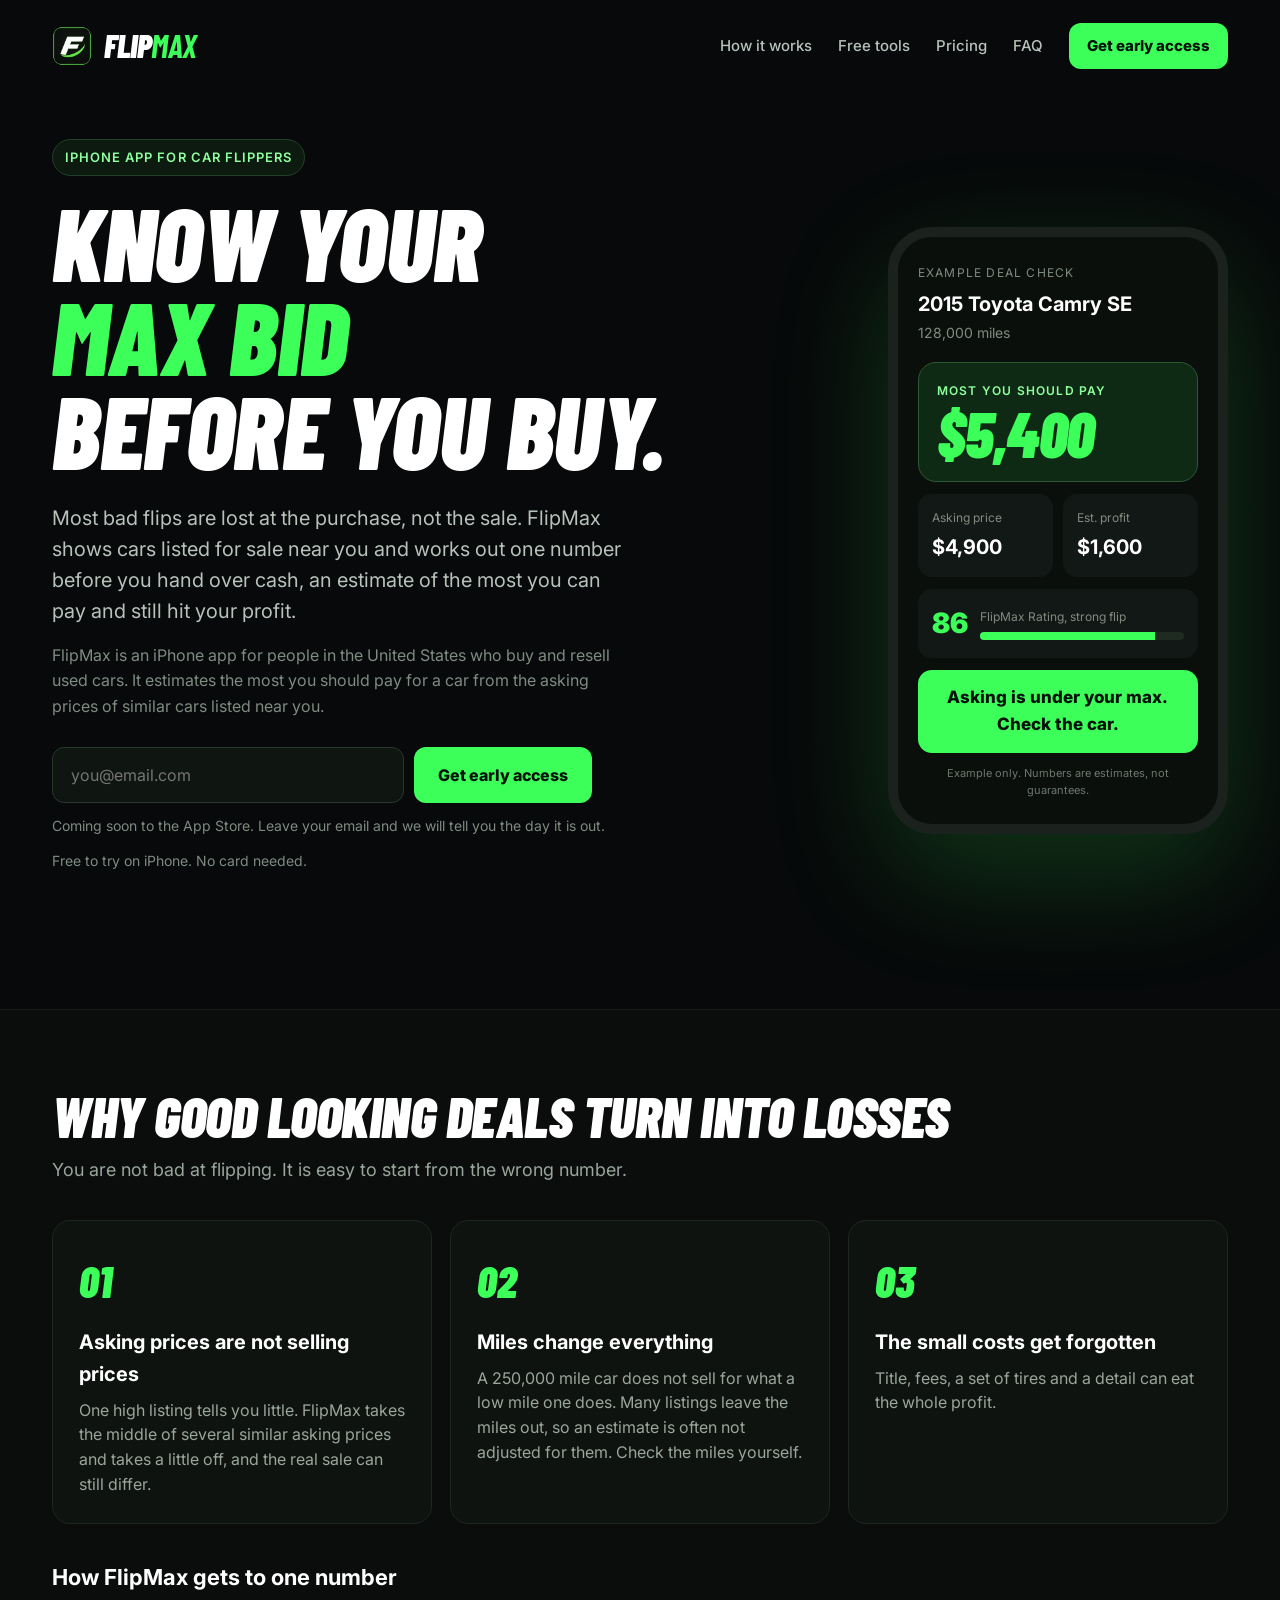
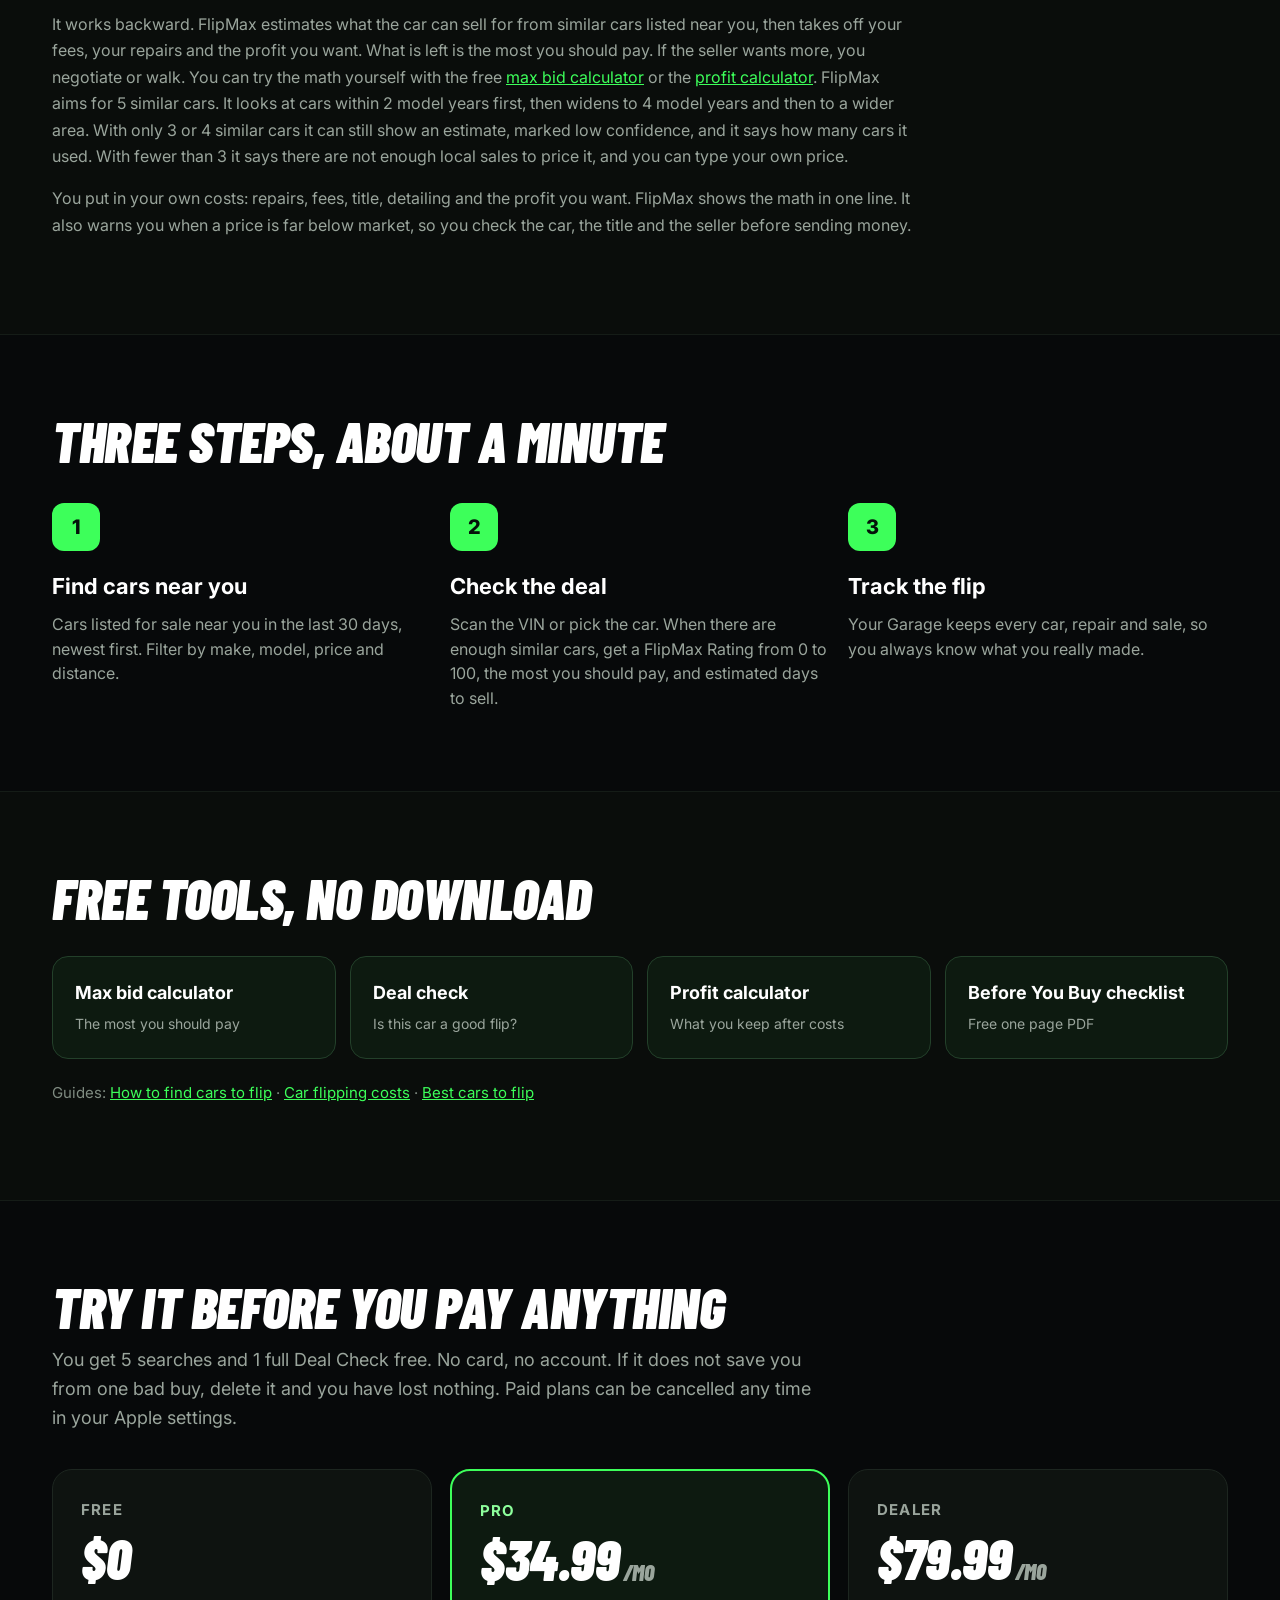
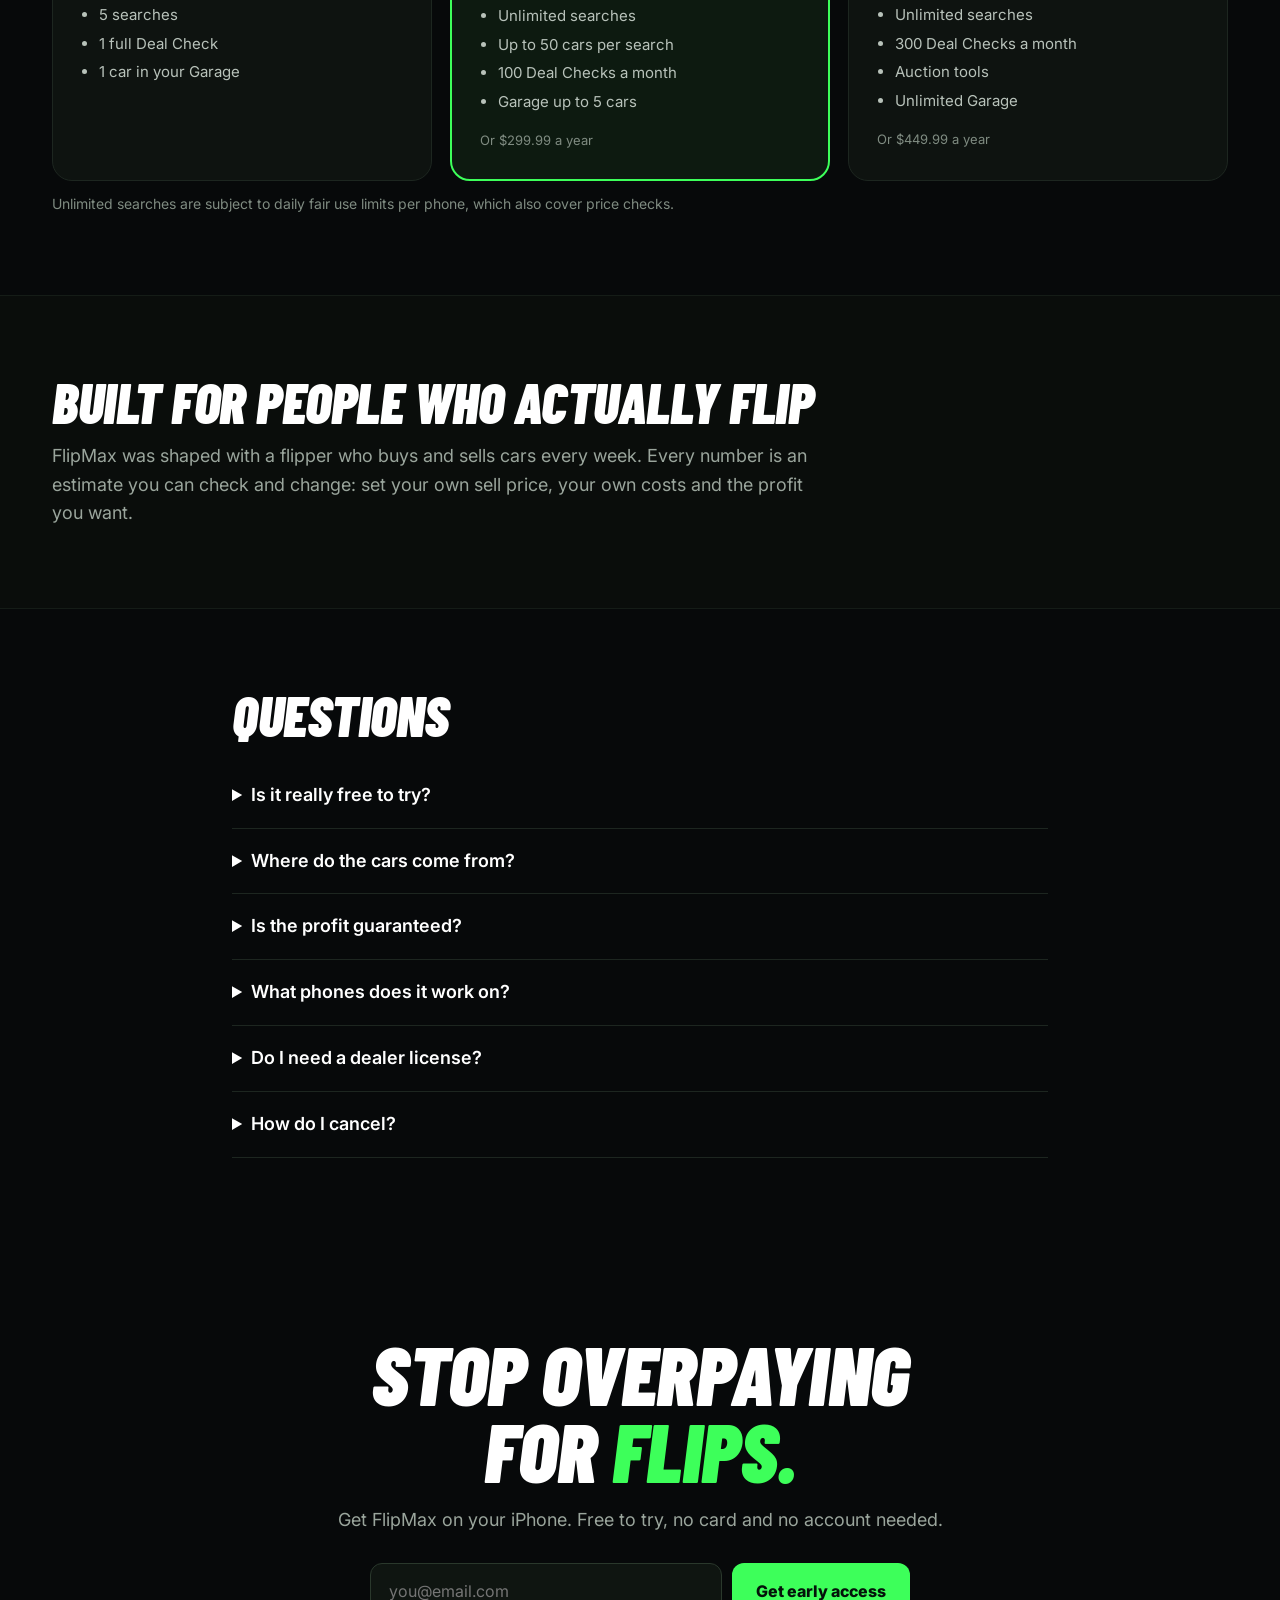
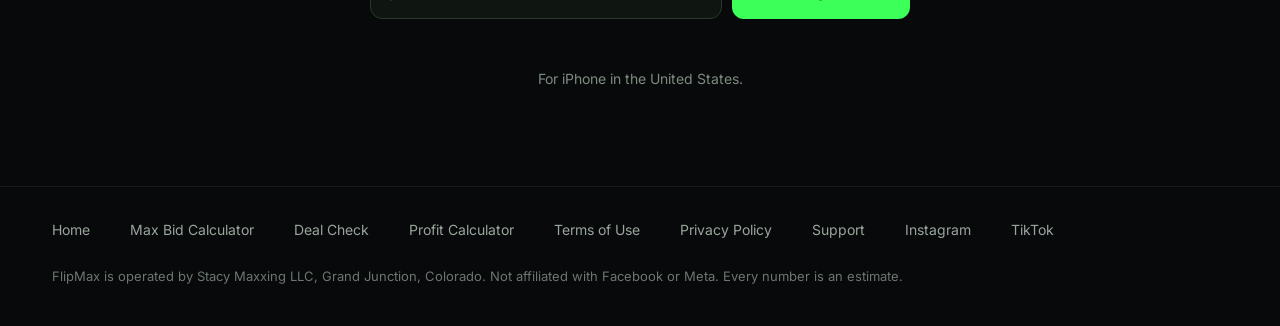
<file: index.html>
<!doctype html><html lang="en"><head><meta charset="utf-8"><meta name="viewport" content="width=device-width,initial-scale=1">
<title>FlipMax: know the most you should pay for a car</title>
<meta name="description" content="FlipMax shows cars listed for sale near you and estimates the most you should pay to hit the profit you want. Free to try on iPhone.">
<link rel="canonical" href="https://flipmax.app/">
<meta name="msvalidate.01" content="31DBEAE1FEFDA27F2EBEFFDFAE98A1FF">
<script type="application/ld+json">
{"@context":"https://schema.org","@graph":[
{"@type":"Organization","@id":"https://flipmax.app/#org","name":"FlipMax","url":"https://flipmax.app/","email":"flipmax.support@gmail.com","sameAs":["https://www.instagram.com/flipmaxapp/","https://www.tiktok.com/@flipmaxapp"]},
{"@type":"SoftwareApplication","name":"FlipMax","url":"https://flipmax.app/","operatingSystem":"iOS","applicationCategory":"FinanceApplication","description":"FlipMax is an iPhone app for people in the United States who buy and resell used cars. It shows cars listed for sale nearby and estimates the most you should pay for a car to reach the profit you want. Every number is an estimate.","offers":{"@type":"Offer","price":"0","priceCurrency":"USD","description":"Free to try. Paid plans from $34.99 a month."},"publisher":{"@id":"https://flipmax.app/#org"}}
]}
</script>
<link rel="stylesheet" href="/site.css"><link rel="icon" id="fav" href="data:,"><script>addEventListener("DOMContentLoaded",function(){document.getElementById("fav").href=document.getElementById("lg").src})</script>
<link rel="preconnect" href="https://fonts.googleapis.com"><link rel="preconnect" href="https://fonts.gstatic.com" crossorigin>
<link href="https://fonts.googleapis.com/css2?family=Barlow+Condensed:ital,wght@1,800;1,900&family=Inter:wght@400;500;600;700;800&display=swap" rel="stylesheet">
<style>
body{background:#07090a;font-family:Inter,-apple-system,"Segoe UI",Roboto,Arial,sans-serif;color:#e8ede9}
.w{max-width:1240px;margin:0 auto;padding:0 32px}
.dsp{font-family:"Barlow Condensed",Impact,sans-serif;font-style:italic;font-weight:900;text-transform:uppercase;letter-spacing:-.5px;line-height:.92;color:#fff}
.g{color:#3dff5a}
p,li{color:#9aa59c}
.top{display:flex;align-items:center;justify-content:space-between;gap:20px;padding:20px 32px;max-width:1240px;margin:0 auto}
.logo{font-family:"Barlow Condensed",Impact,sans-serif;font-style:italic;font-weight:900;text-transform:uppercase;font-size:32px;color:#fff;text-decoration:none;display:flex;align-items:center}
.logo img{width:40px;height:40px;border-radius:10px;margin-right:10px}.logo b{color:#3dff5a}
.nav{display:flex;gap:26px;align-items:center;font-size:15px;font-weight:500}
.nav a{color:#b8c2ba;text-decoration:none}.nav a:hover{color:#fff}
.btn{display:inline-flex;align-items:center;justify-content:center;background:#3dff5a;color:#04130a!important;font-weight:800;border-radius:12px;text-decoration:none;border:0;cursor:pointer;font-family:inherit}
.nav .btn{padding:11px 18px;font-size:15px}
.hero{display:flex;flex-wrap:wrap;gap:56px;align-items:center;padding-top:48px;padding-bottom:88px}
.hero .l{flex:999 1 520px;min-width:0}.hero .r{flex:1 1 340px;display:flex;justify-content:center}
.chip{display:inline-block;border:1px solid #23402a;background:#0d1a10;color:#8dff9c;font-size:13px;font-weight:600;letter-spacing:.08em;text-transform:uppercase;padding:7px 12px;border-radius:999px;margin:0 0 18px}
.hero h1{font-size:clamp(56px,8vw,104px);margin:0}
.sub{font-size:20px;line-height:1.55;color:#b8c2ba;max-width:580px;margin:26px 0 0}
.what{font-size:16px;color:#7f8b81;max-width:580px}
.form{display:flex;gap:10px;flex-wrap:wrap;margin-top:28px;max-width:540px}
.form input{flex:1 1 240px;min-width:0;height:56px;padding:0 18px;border-radius:12px;border:1px solid #2a382c;background:#0f1511;color:#fff;font-size:16px;font-family:inherit}
.form button,.dl{height:56px;padding:0 24px;font-size:16px}
.dl{margin-top:28px}
.note{font-size:14px;color:#7f8b81;margin:12px 0 0}
.msg{font-weight:700;color:#3dff5a;margin-top:10px;min-height:22px}
.phone{width:340px;max-width:100%;border-radius:44px;border:10px solid #1b211d;background:#0b0f0c;padding:26px 20px 24px;box-shadow:0 40px 120px rgba(61,255,90,.18)}
.phone .k{font-size:12px;color:#7f8b81;text-transform:uppercase;letter-spacing:.1em;margin:0}
.phone h3{margin:6px 0 0;font-size:20px;color:#fff}
.mx{margin:18px 0 0;border-radius:18px;background:#0f2a14;border:1px solid #2c5a33;padding:18px}
.mx .k{color:#8dff9c;font-weight:600}.mx .dsp{font-size:64px;color:#3dff5a;margin:4px 0 0}
.two{display:grid;grid-template-columns:1fr 1fr;gap:10px;margin-top:12px}
.two div{border-radius:14px;background:#121815;padding:14px}.two p{margin:0;font-size:12px;color:#7f8b81}.two b{display:block;font-size:20px;color:#fff;margin-top:4px}
.rt{display:flex;align-items:center;gap:12px;margin-top:12px;border-radius:14px;background:#121815;padding:12px 14px}
.rt .n{font-size:28px;font-weight:900;color:#3dff5a}.rt .bar{flex:1;height:8px;border-radius:99px;background:#1f2a21;overflow:hidden}.rt .bar i{display:block;height:100%;width:86%;background:#3dff5a}
.verdict{margin-top:12px;border-radius:14px;background:#3dff5a;color:#04130a;text-align:center;padding:14px;font-weight:800}
.band{background:#0a0d0b;border-top:1px solid #151c17;border-bottom:1px solid #151c17}
.sec{padding-top:80px;padding-bottom:80px}
.sec h2{font-size:clamp(40px,5vw,56px);margin:0}
.lead{font-size:18px;margin:14px 0 0;max-width:760px}
.grid3{display:grid;grid-template-columns:repeat(3,minmax(0,1fr));gap:18px;margin-top:36px}
.grid4{display:grid;grid-template-columns:repeat(4,minmax(0,1fr));gap:14px;margin-top:32px}
.card{border-radius:18px;border:1px solid #1d2620;background:#0e1310;padding:26px}
.card .num{font-size:44px;color:#3dff5a}.card h3{margin:10px 0 8px;font-size:20px;color:#fff}.card p{margin:0;font-size:16px;line-height:1.55}
.math{margin-top:36px;max-width:860px}.math h3{color:#fff;font-size:22px;margin:0 0 10px}.math p{font-size:16px;line-height:1.65}
.step .b{width:48px;height:48px;border-radius:12px;background:#3dff5a;color:#04130a;display:flex;align-items:center;justify-content:center;font-weight:800;font-size:20px}
.step h3{margin:18px 0 8px;font-size:22px;color:#fff}.step p{margin:0;font-size:16px;line-height:1.55}
.tool{display:block;text-decoration:none;border-radius:16px;border:1px solid #23402a;background:#0d1a10;padding:22px;transition:border-color .15s}
.tool:hover{border-color:#3dff5a}.tool b{display:block;font-size:18px;color:#fff}.tool span{display:block;margin-top:6px;font-size:14px;color:#9aa59c}
.guides{margin-top:22px;font-size:15px;color:#7f8b81}
.plan{border-radius:20px;border:1px solid #1d2620;background:#0e1310;padding:28px}
.plan.hot{border:2px solid #3dff5a;background:#0d1a10}
.plan .t{margin:0;font-size:15px;font-weight:700;color:#9aa59c;text-transform:uppercase;letter-spacing:.08em}.plan.hot .t{color:#8dff9c}
.plan .dsp{font-size:56px;margin:10px 0 0}.plan .dsp small{font-size:22px;color:#9aa59c}
.plan ul{margin:18px 0 0;padding-left:18px;font-size:15px;line-height:1.9}.plan li{color:#b8c2ba}
.plan .y{font-size:13px;color:#7f8b81;margin:14px 0 0}
.faq{max-width:880px}
details{border-bottom:1px solid #1d2620;padding:18px 0}summary{cursor:pointer;font-size:18px;font-weight:600;color:#fff}details p{margin:10px 0 0}
.end{text-align:center;padding-top:96px;padding-bottom:96px}.end h2{font-size:clamp(52px,7vw,84px);margin:0}
.end .form,.end .dl{margin-left:auto;margin-right:auto;justify-content:center}
.foot{border-top:1px solid #151c17}.foot .w{padding-top:32px;padding-bottom:40px;display:flex;flex-wrap:wrap;gap:16px 22px;font-size:14px}
.foot a{color:#9aa59c;text-decoration:none}.foot a:hover{color:#fff}.foot p{width:100%;margin:8px 0 0;font-size:13px;color:#6c776e}
@media(max-width:860px){.nav a:not(.btn){display:none}.grid3{grid-template-columns:1fr}.grid4{grid-template-columns:1fr 1fr}.hero{padding-top:24px;gap:40px}}
@media(max-width:560px){.w,.top{padding-left:20px;padding-right:20px}.sec{padding-top:56px;padding-bottom:56px}.sub{font-size:17px}.form button,.dl{width:100%}.grid4{grid-template-columns:1fr}.card{padding:20px}.plan{padding:22px}.logo{font-size:28px}.nav .btn{padding:10px 14px;font-size:14px}}
</style></head><body>
<header class="top"><a class="logo" href="/"><img id="lg" alt="FlipMax logo" width="52" height="52" style="border-radius:13px;vertical-align:middle;margin-right:12px" src="[data-uri]">Flip<b>Max</b></a>
<nav class="nav"><a href="#how">How it works</a><a href="#tools">Free tools</a><a href="#pricing">Pricing</a><a href="#faq">FAQ</a><a class="btn" href="#join">Get early access</a></nav></header>
<main style="max-width:none;padding:0">
<section class="w hero" id="join">
<div class="l">
<p class="chip">iPhone app for car flippers</p>
<h1 class="dsp">Know your<br><span class="g">max bid</span><br>before you buy.</h1>
<p class="sub">Most bad flips are lost at the purchase, not the sale. FlipMax shows cars listed for sale near you and works out one number before you hand over cash, an estimate of the most you can pay and still hit your profit.</p>
<p class="what">FlipMax is an iPhone app for people in the United States who buy and resell used cars. It estimates the most you should pay for a car from the asking prices of similar cars listed near you.</p>
<a class="dl btn" href="https://apps.apple.com/app/id6836007477">Download on the App Store</a>
<form class="form" id="f1" style="display:none"><input type="email" name="email" placeholder="you@email.com" autocomplete="email" aria-label="Your email" required><button class="btn" type="submit">Get early access</button></form>
<p class="note prelaunch" style="display:none">Coming soon to the App Store. Leave your email and we will tell you the day it is out.</p>
<p class="note">Free to try on iPhone. No card needed.</p>
<p class="msg" id="m1" role="status"></p>
</div>
<div class="r"><div class="phone">
<p class="k">Example Deal Check</p>
<h3>2015 Toyota Camry SE</h3><p style="margin:2px 0 0;font-size:14px;color:#7f8b81">128,000 miles</p>
<div class="mx"><p class="k">Most you should pay</p><p class="dsp">$5,400</p></div>
<div class="two"><div><p>Asking price</p><b>$4,900</b></div><div><p>Est. profit</p><b>$1,600</b></div></div>
<div class="rt"><span class="n">86</span><div style="flex:1"><p style="margin:0 0 6px;font-size:12px;color:#7f8b81">FlipMax Rating, strong flip</p><div class="bar"><i></i></div></div></div>
<div class="verdict">Asking is under your max. Check the car.</div>
<p style="margin:12px 0 0;font-size:11px;color:#6c776e;text-align:center">Example only. Numbers are estimates, not guarantees.</p>
</div></div>
</section>

<section class="band"><div class="w sec">
<h2 class="dsp">Why good looking deals turn into losses</h2>
<p class="lead">You are not bad at flipping. It is easy to start from the wrong number.</p>
<div class="grid3">
<div class="card"><p class="dsp num">01</p><h3>Asking prices are not selling prices</h3><p>One high listing tells you little. FlipMax takes the middle of several similar asking prices and takes a little off, and the real sale can still differ.</p></div>
<div class="card"><p class="dsp num">02</p><h3>Miles change everything</h3><p>A 250,000 mile car does not sell for what a low mile one does. Many listings leave the miles out, so an estimate is often not adjusted for them. Check the miles yourself.</p></div>
<div class="card"><p class="dsp num">03</p><h3>The small costs get forgotten</h3><p>Title, fees, a set of tires and a detail can eat the whole profit.</p></div>
</div>
<div class="math"><h3>How FlipMax gets to one number</h3>
<p>It works backward. FlipMax estimates what the car can sell for from similar cars listed near you, then takes off your fees, your repairs and the profit you want. What is left is the most you should pay. If the seller wants more, you negotiate or walk. You can try the math yourself with the free <a href="/max-bid-calculator">max bid calculator</a> or the <a href="/car-flipping-profit-calculator">profit calculator</a>. FlipMax aims for 5 similar cars. It looks at cars within 2 model years first, then widens to 4 model years and then to a wider area. With only 3 or 4 similar cars it can still show an estimate, marked low confidence, and it says how many cars it used. With fewer than 3 it says there are not enough local sales to price it, and you can type your own price.</p>
<p>You put in your own costs: repairs, fees, title, detailing and the profit you want. FlipMax shows the math in one line. It also warns you when a price is far below market, so you check the car, the title and the seller before sending money.</p></div>
</div></section>

<section class="w sec" id="how">
<h2 class="dsp">Three steps, about a minute</h2>
<div class="grid3">
<div class="step"><div class="b">1</div><h3>Find cars near you</h3><p>Cars listed for sale near you in the last 30 days, newest first. Filter by make, model, price and distance.</p></div>
<div class="step"><div class="b">2</div><h3>Check the deal</h3><p>Scan the VIN or pick the car. When there are enough similar cars, get a FlipMax Rating from 0 to 100, the most you should pay, and estimated days to sell.</p></div>
<div class="step"><div class="b">3</div><h3>Track the flip</h3><p>Your Garage keeps every car, repair and sale, so you always know what you really made.</p></div>
</div>
</section>

<section class="band" id="tools"><div class="w sec">
<h2 class="dsp">Free tools, no download</h2>
<div class="grid4">
<a class="tool" href="/max-bid-calculator"><b>Max bid calculator</b><span>The most you should pay</span></a>
<a class="tool" href="/is-this-car-a-good-deal"><b>Deal check</b><span>Is this car a good flip?</span></a>
<a class="tool" href="/car-flipping-profit-calculator"><b>Profit calculator</b><span>What you keep after costs</span></a>
<a class="tool" href="/before-you-buy-checklist.pdf"><b>Before You Buy checklist</b><span>Free one page PDF</span></a>
</div>
<p class="guides">Guides: <a href="/how-to-find-cars-to-flip">How to find cars to flip</a> · <a href="/car-flipping-costs">Car flipping costs</a> · <a href="/best-cars-to-flip">Best cars to flip</a></p>
</div></section>

<section class="w sec" id="pricing">
<h2 class="dsp">Try it before you pay anything</h2>
<p class="lead">You get 5 searches and 1 full Deal Check free. No card, no account. If it does not save you from one bad buy, delete it and you have lost nothing. Paid plans can be cancelled any time in your Apple settings.</p>
<div class="grid3">
<div class="plan"><p class="t">Free</p><p class="dsp">$0</p><ul><li>5 searches</li><li>1 full Deal Check</li><li>1 car in your Garage</li></ul></div>
<div class="plan hot"><p class="t">Pro</p><p class="dsp">$34.99<small> /mo</small></p><ul><li>Unlimited searches</li><li>Up to 50 cars per search</li><li>100 Deal Checks a month</li><li>Garage up to 5 cars</li></ul><p class="y">Or $299.99 a year</p></div>
<div class="plan"><p class="t">Dealer</p><p class="dsp">$79.99<small> /mo</small></p><ul><li>Unlimited searches</li><li>300 Deal Checks a month</li><li>Auction tools</li><li>Unlimited Garage</li></ul><p class="y">Or $449.99 a year</p></div>
</div>
<p class="note">Unlimited searches are subject to daily fair use limits per phone, which also cover price checks.</p>
</section>

<section class="band"><div class="w sec">
<h2 class="dsp">Built for people who actually flip</h2>
<p class="lead">FlipMax was shaped with a flipper who buys and sells cars every week. Every number is an estimate you can check and change: set your own sell price, your own costs and the profit you want.</p>
</div></section>

<section class="w sec faq" id="faq">
<h2 class="dsp">Questions</h2>
<div style="margin-top:22px">
<details><summary>Is it really free to try?</summary><p>Yes. 5 searches and 1 full Deal Check with no card and no account.</p></details>
<details><summary>Where do the cars come from?</summary><p>Public Facebook Marketplace listings near you from the last 30 days, written by their sellers. Price estimates come from the asking prices of similar listings. FlipMax is not affiliated with Facebook or Meta, and we do not own, sell or inspect the cars.</p></details>
<details><summary>Is the profit guaranteed?</summary><p>No. Every price, profit number and rating is an estimate. Always inspect the car and check the title yourself before you buy.</p></details>
<details><summary>What phones does it work on?</summary><p>iPhone at launch, in the United States.</p></details>
<details><summary>Do I need a dealer license?</summary><p>That depends on your state. Most states limit how many cars a person can sell in a year without one. Check your state's rule.</p></details>
<details><summary>How do I cancel?</summary><p>Any time, in your Apple Account settings under Subscriptions.</p></details>
</div>
</section>

<section class="w end">
<h2 class="dsp">Stop overpaying<br>for <span class="g">flips.</span></h2>
<p class="lead" style="margin:18px auto 0">Get FlipMax on your iPhone. Free to try, no card and no account needed.</p>
<a class="dl btn" href="https://apps.apple.com/app/id6836007477">Download on the App Store</a>
<form class="form" id="f2" style="display:none"><input type="email" name="email" placeholder="you@email.com" autocomplete="email" aria-label="Your email" required><button class="btn" type="submit">Get early access</button></form>
<p class="msg" id="m2" role="status"></p>
<p class="note">For iPhone in the United States.</p>
</section>
</main>
<footer class="foot" style="margin:0;padding:0;border-top:1px solid #151c17"><div class="w">
<a href="/">Home</a><a href="/max-bid-calculator">Max Bid Calculator</a><a href="/is-this-car-a-good-deal">Deal Check</a><a href="/car-flipping-profit-calculator">Profit Calculator</a><a href="/terms">Terms of Use</a><a href="/privacy">Privacy Policy</a><a href="/support">Support</a><a href="https://www.instagram.com/flipmaxapp/">Instagram</a><a href="https://www.tiktok.com/@flipmaxapp">TikTok</a>
<p>FlipMax is operated by Stacy Maxxing LLC, Grand Junction, Colorado. Not affiliated with Facebook or Meta. Every number is an estimate.</p>
</div></footer>
<script>
(function(){
var URL_='https://exwxkfnyvjivudmctiqb.supabase.co/rest/v1/waitlist';
var KEY='sb_publishable_1jSTkTXg-BQIAhulFOtn2g__F6I7O1_';
var src=(new URLSearchParams(location.search).get('src')||'site').slice(0,60);
function wire(fid,mid){var f=document.getElementById(fid),m=document.getElementById(mid);
f.addEventListener('submit',function(e){e.preventDefault();var b=f.querySelector('button'),em=f.email.value.trim();
if(!/^[^@\s]+@[^@\s]+\.[^@\s]+$/.test(em)){m.textContent='Enter a valid email.';return;}
b.disabled=true;m.textContent='Saving...';
fetch(URL_,{method:'POST',headers:{'apikey':KEY,'Authorization':'Bearer '+KEY,'Content-Type':'application/json','Prefer':'return=minimal'},body:JSON.stringify({email:em,source:src})})
.then(function(r){if(r.ok||r.status===409){m.textContent='You are on the list. Watch your inbox for launch day.';f.reset();}else{m.textContent='That did not go through. Try again.';}})
.catch(function(){m.textContent='That did not go through. Try again.';})
.then(function(){b.disabled=false;});});}
wire('f1','m1');wire('f2','m2');
// PRE-LAUNCH: set LIVE to true on launch day to show the App Store buttons again.
var LIVE=false;
if(!LIVE){[].forEach.call(document.querySelectorAll('a.dl'),function(e){e.style.display='none'});['f1','f2'].forEach(function(i){document.getElementById(i).style.display='flex'});[].forEach.call(document.querySelectorAll('.prelaunch'),function(e){e.style.display='block'});}
})();
</script>
</body></html>
</file>
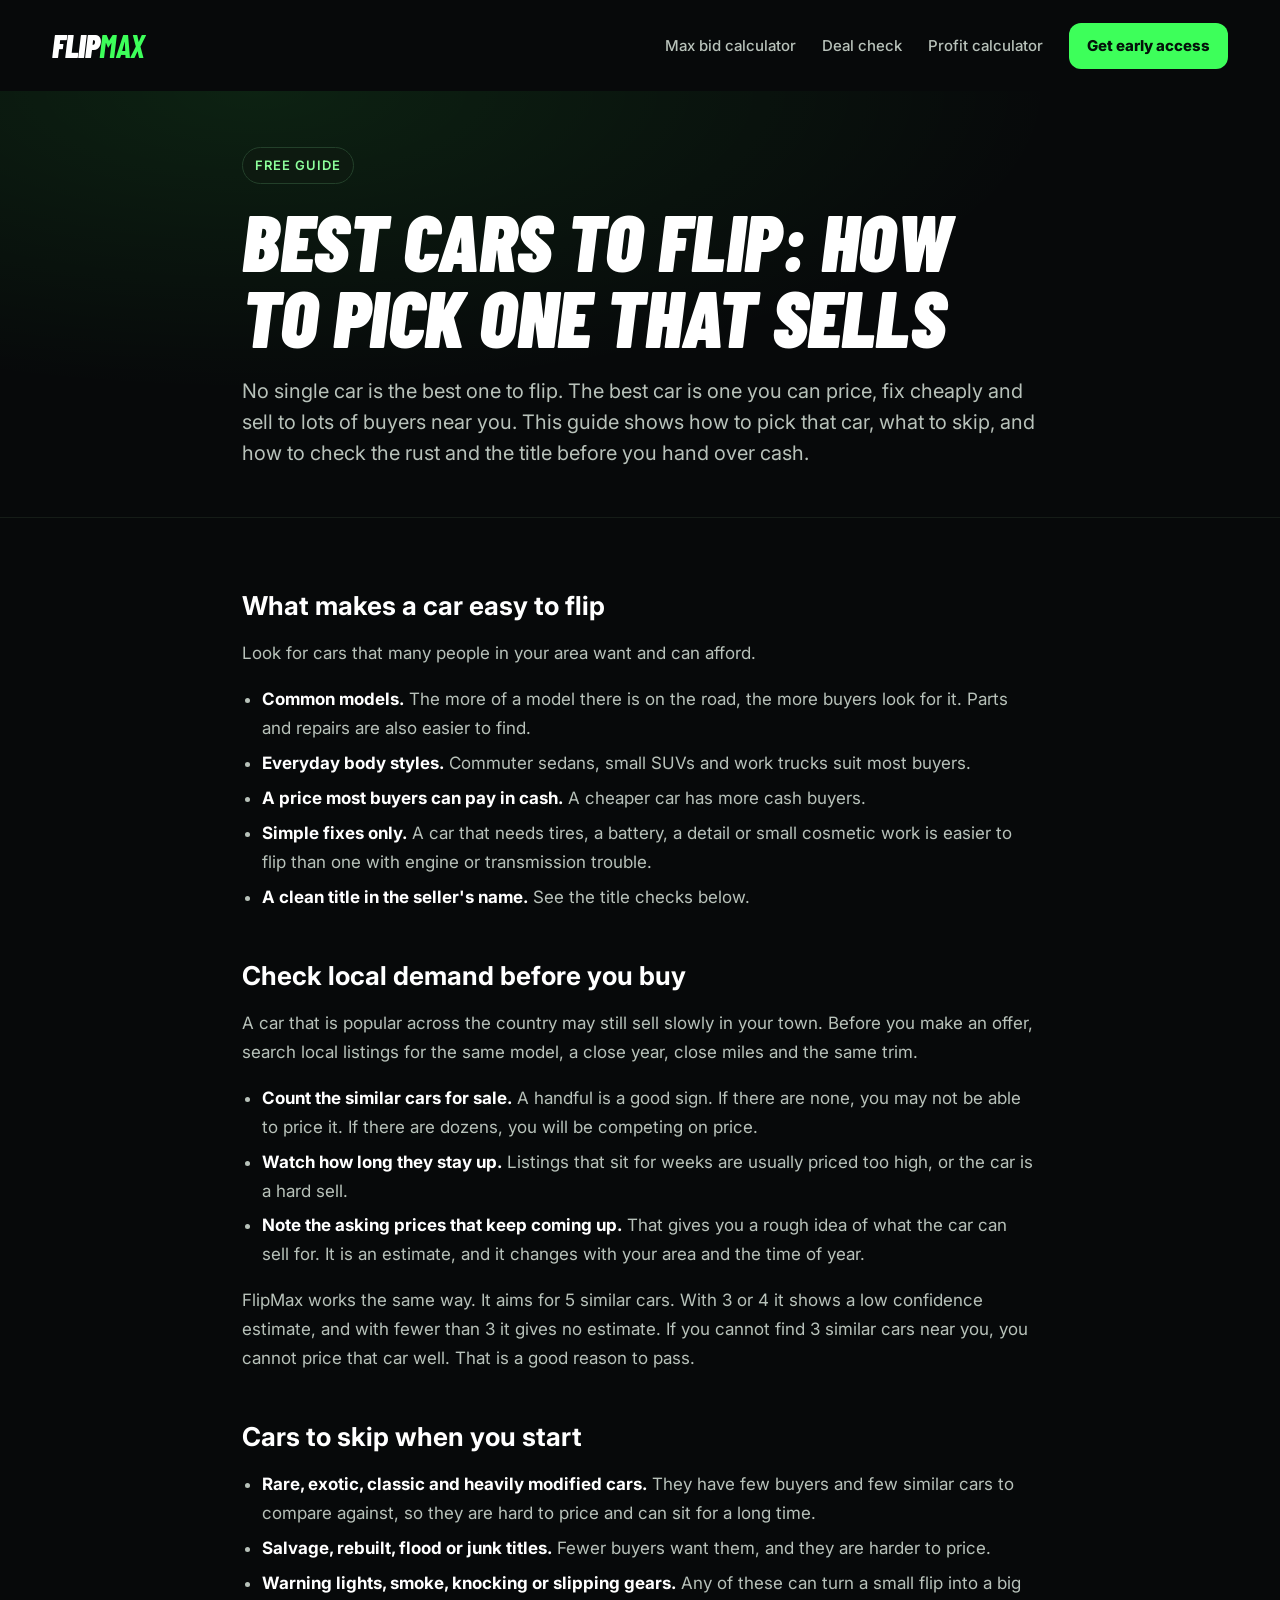
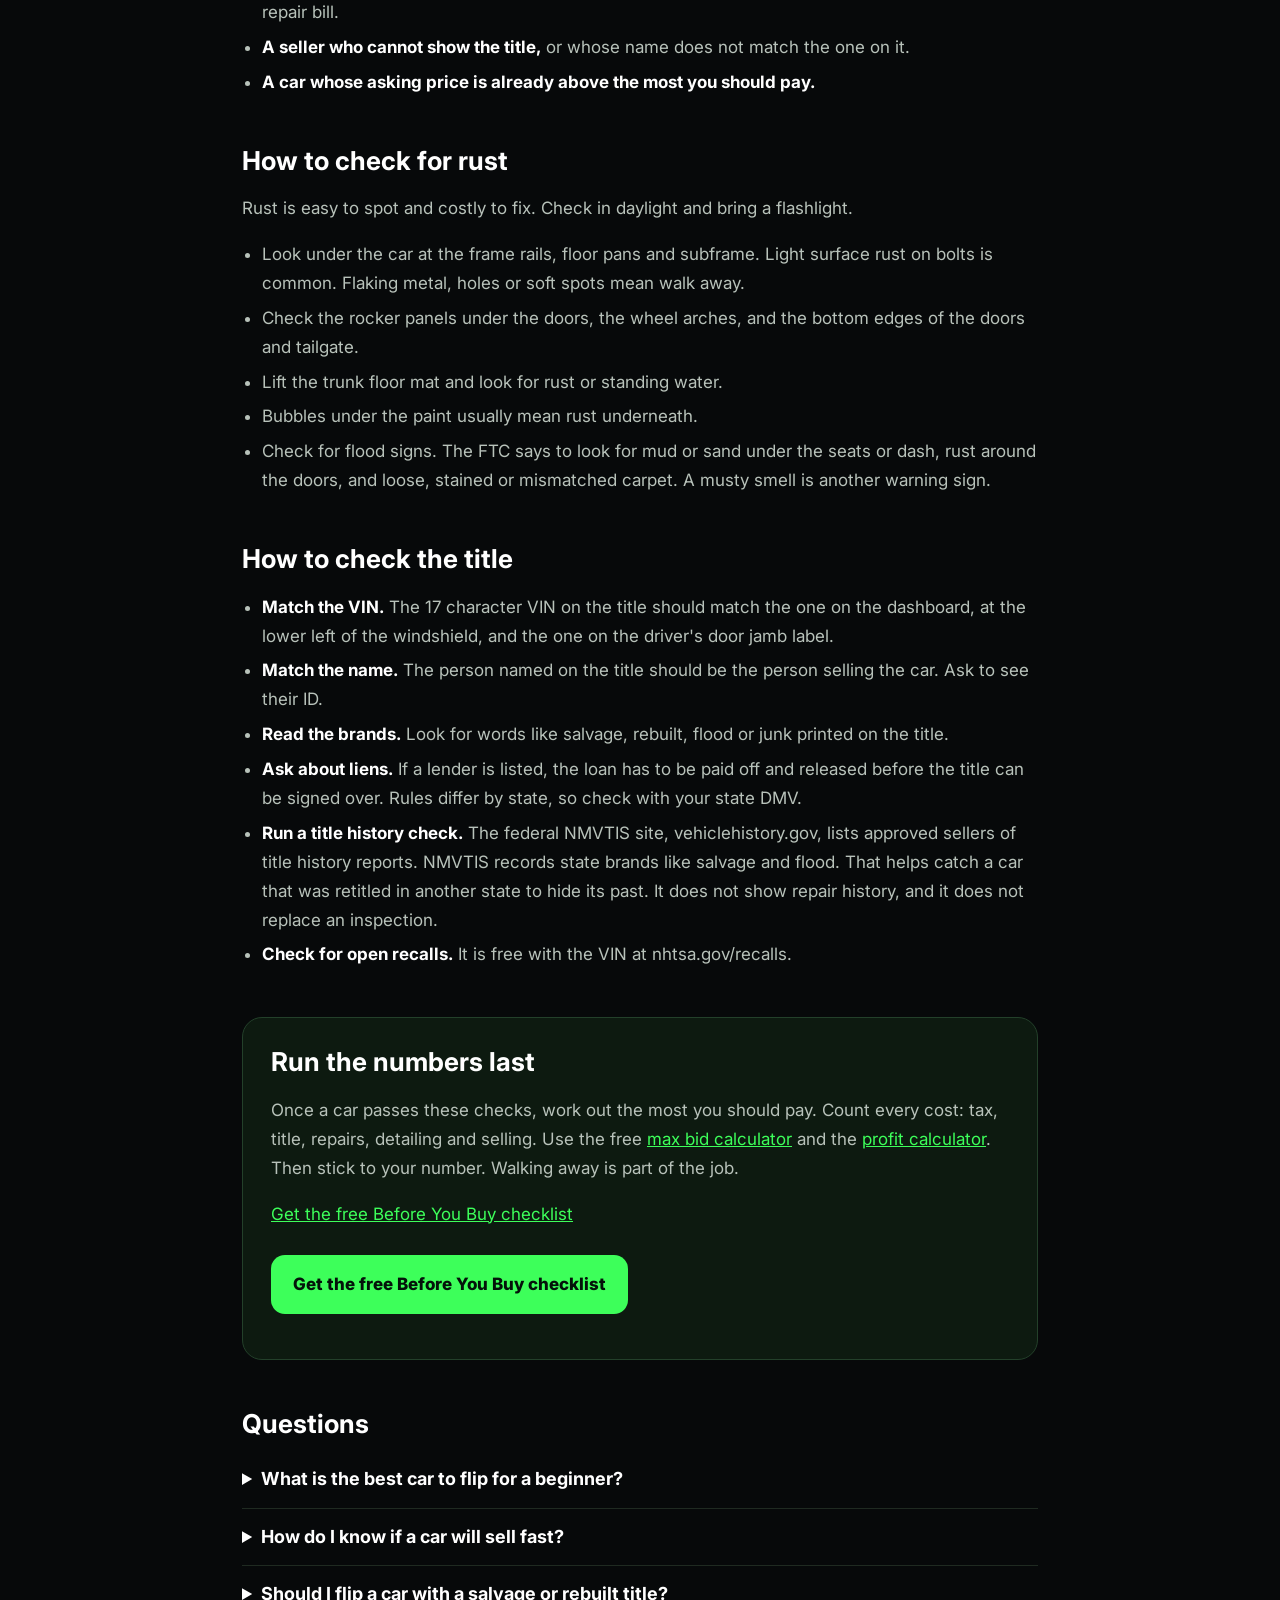
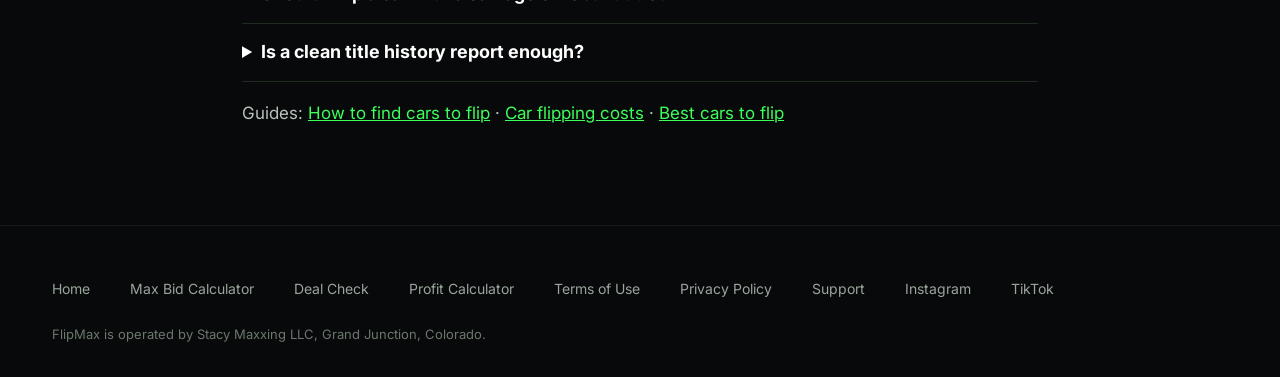
<file: best-cars-to-flip.html>
<!doctype html><html lang="en"><head><meta charset="utf-8"><meta name="viewport" content="width=device-width,initial-scale=1">
<title>Best Cars to Flip: How to Pick One That Sells | FlipMax</title>
<meta name="description" content="How to pick a used car to flip: what sells fast, what to skip, and how to check for rust and title problems before you pay. Free checklist inside.">
<link rel="canonical" href="https://flipmax.app/best-cars-to-flip">
<meta property="og:title" content="Best cars to flip: how to pick one that sells">
<meta property="og:description" content="How to pick a used car to flip: what sells fast, what to skip, and how to check for rust and title problems before you pay. Free checklist inside.">
<meta property="og:url" content="https://flipmax.app/best-cars-to-flip">
<meta property="og:type" content="article">
<link rel="stylesheet" href="/site.css"><link rel="preconnect" href="https://fonts.googleapis.com"><link rel="preconnect" href="https://fonts.gstatic.com" crossorigin><link href="https://fonts.googleapis.com/css2?family=Barlow+Condensed:ital,wght@1,900&family=Inter:wght@400;500;600;700;800&display=swap" rel="stylesheet"><link rel="stylesheet" href="/guide.css">
<style>section{margin-top:40px}details{border-bottom:1px solid #1f2a21;padding:14px 0}summary{cursor:pointer;color:#fff;font-weight:700}details p{margin:10px 0 0}h2{margin-top:36px}.cta{display:inline-block;padding:15px 22px;border-radius:14px;background:#3dff5a;color:#04130a;font-weight:800;font-size:17px;text-decoration:none;margin-top:10px}</style>
<script type="application/ld+json">{"@context": "https://schema.org", "@graph": [{"@type": "Article", "headline": "Best cars to flip: how to pick one that sells", "description": "How to pick a used car to flip: what sells fast, what to skip, and how to check for rust and title problems before you pay. Free checklist inside.", "url": "https://flipmax.app/best-cars-to-flip", "datePublished": "2026-11-27", "publisher": {"@type": "Organization", "name": "FlipMax", "url": "https://flipmax.app/"}}, {"@type": "FAQPage", "mainEntity": [{"@type": "Question", "name": "What is the best car to flip for a beginner?", "acceptedAnswer": {"@type": "Answer", "text": "A common car that many local buyers want. It should have a clean title, need only simple fixes, and have plenty of similar cars listed near you. No one model is right for every area."}}, {"@type": "Question", "name": "How do I know if a car will sell fast?", "acceptedAnswer": {"@type": "Answer", "text": "Look at similar listings near you. If there are several and they do not sit long, the demand is there. If similar cars stay listed for weeks, expect a slower sale or a lower price. Any guess at days to sell is an estimate."}}, {"@type": "Question", "name": "Should I flip a car with a salvage or rebuilt title?", "acceptedAnswer": {"@type": "Answer", "text": "Not when you are starting out. Fewer buyers want branded titles, they are harder to price, and the damage history matters. Rules for these titles differ by state."}}, {"@type": "Question", "name": "Is a clean title history report enough?", "acceptedAnswer": {"@type": "Answer", "text": "No. Not all damage gets reported, coverage can have gaps, and NMVTIS does not show repair history. Do your own rust and flood checks too, and get a mechanic to inspect the car if you can."}}]}]}</script>
</head><body><header class="top"><a class="logo" href="/">Flip<b>Max</b></a><nav class="nav"><a href="/max-bid-calculator">Max bid calculator</a><a href="/is-this-car-a-good-deal">Deal check</a><a href="/car-flipping-profit-calculator">Profit calculator</a><a class="btn" href="/#join">Get early access</a></nav></header><div class="ghero"><div class="in"><p class="chip">Free guide</p><h1>Best cars to flip: how to pick one that sells</h1><p class="intro">No single car is the best one to flip. The best car is one you can price, fix cheaply and sell to lots of buyers near you. This guide shows how to pick that car, what to skip, and how to check the rust and the title before you hand over cash.</p></div></div><main class="g">
<h2>What makes a car easy to flip</h2>
<p>Look for cars that many people in your area want and can afford.</p>
<ul><li><b>Common models.</b> The more of a model there is on the road, the more buyers look for it. Parts and repairs are also easier to find.</li><li><b>Everyday body styles.</b> Commuter sedans, small SUVs and work trucks suit most buyers.</li><li><b>A price most buyers can pay in cash.</b> A cheaper car has more cash buyers.</li><li><b>Simple fixes only.</b> A car that needs tires, a battery, a detail or small cosmetic work is easier to flip than one with engine or transmission trouble.</li><li><b>A clean title in the seller's name.</b> See the title checks below.</li></ul>
<h2>Check local demand before you buy</h2>
<p>A car that is popular across the country may still sell slowly in your town. Before you make an offer, search local listings for the same model, a close year, close miles and the same trim.</p>
<ul><li><b>Count the similar cars for sale.</b> A handful is a good sign. If there are none, you may not be able to price it. If there are dozens, you will be competing on price.</li><li><b>Watch how long they stay up.</b> Listings that sit for weeks are usually priced too high, or the car is a hard sell.</li><li><b>Note the asking prices that keep coming up.</b> That gives you a rough idea of what the car can sell for. It is an estimate, and it changes with your area and the time of year.</li></ul>
<p>FlipMax works the same way. It aims for 5 similar cars. With 3 or 4 it shows a low confidence estimate, and with fewer than 3 it gives no estimate. If you cannot find 3 similar cars near you, you cannot price that car well. That is a good reason to pass.</p>
<h2>Cars to skip when you start</h2>
<ul><li><b>Rare, exotic, classic and heavily modified cars.</b> They have few buyers and few similar cars to compare against, so they are hard to price and can sit for a long time.</li><li><b>Salvage, rebuilt, flood or junk titles.</b> Fewer buyers want them, and they are harder to price.</li><li><b>Warning lights, smoke, knocking or slipping gears.</b> Any of these can turn a small flip into a big repair bill.</li><li><b>A seller who cannot show the title,</b> or whose name does not match the one on it.</li><li><b>A car whose asking price is already above the most you should pay.</b></li></ul>
<h2>How to check for rust</h2>
<p>Rust is easy to spot and costly to fix. Check in daylight and bring a flashlight.</p>
<ul><li>Look under the car at the frame rails, floor pans and subframe. Light surface rust on bolts is common. Flaking metal, holes or soft spots mean walk away.</li><li>Check the rocker panels under the doors, the wheel arches, and the bottom edges of the doors and tailgate.</li><li>Lift the trunk floor mat and look for rust or standing water.</li><li>Bubbles under the paint usually mean rust underneath.</li><li>Check for flood signs. The FTC says to look for mud or sand under the seats or dash, rust around the doors, and loose, stained or mismatched carpet. A musty smell is another warning sign.</li></ul>
<h2>How to check the title</h2>
<ul><li><b>Match the VIN.</b> The 17 character VIN on the title should match the one on the dashboard, at the lower left of the windshield, and the one on the driver's door jamb label.</li><li><b>Match the name.</b> The person named on the title should be the person selling the car. Ask to see their ID.</li><li><b>Read the brands.</b> Look for words like salvage, rebuilt, flood or junk printed on the title.</li><li><b>Ask about liens.</b> If a lender is listed, the loan has to be paid off and released before the title can be signed over. Rules differ by state, so check with your state DMV.</li><li><b>Run a title history check.</b> The federal NMVTIS site, vehiclehistory.gov, lists approved sellers of title history reports. NMVTIS records state brands like salvage and flood. That helps catch a car that was retitled in another state to hide its past. It does not show repair history, and it does not replace an inspection.</li><li><b>Check for open recalls.</b> It is free with the VIN at nhtsa.gov/recalls.</li></ul>
<div class="box"><h2>Run the numbers last</h2>
<p>Once a car passes these checks, work out the most you should pay. Count every cost: tax, title, repairs, detailing and selling. Use the free <a href="/max-bid-calculator">max bid calculator</a> and the <a href="/car-flipping-profit-calculator">profit calculator</a>. Then stick to your number. Walking away is part of the job.</p>
<p><a href="/before-you-buy-checklist.pdf">Get the free Before You Buy checklist</a></p>
<p><a class="cta" href="/before-you-buy-checklist.pdf">Get the free Before You Buy checklist</a></p></div>
<section><h2>Questions</h2><details><summary>What is the best car to flip for a beginner?</summary><p>A common car that many local buyers want. It should have a clean title, need only simple fixes, and have plenty of similar cars listed near you. No one model is right for every area.</p></details><details><summary>How do I know if a car will sell fast?</summary><p>Look at similar listings near you. If there are several and they do not sit long, the demand is there. If similar cars stay listed for weeks, expect a slower sale or a lower price. Any guess at days to sell is an estimate.</p></details><details><summary>Should I flip a car with a salvage or rebuilt title?</summary><p>Not when you are starting out. Fewer buyers want branded titles, they are harder to price, and the damage history matters. Rules for these titles differ by state.</p></details><details><summary>Is a clean title history report enough?</summary><p>No. Not all damage gets reported, coverage can have gaps, and NMVTIS does not show repair history. Do your own rust and flood checks too, and get a mechanic to inspect the car if you can.</p></details></section>
<p class="note">Guides: <a href="/how-to-find-cars-to-flip">How to find cars to flip</a> · <a href="/car-flipping-costs">Car flipping costs</a> · <a href="/best-cars-to-flip">Best cars to flip</a></p>
</main><footer class="foot"><div class="in"><a href="/">Home</a><a href="/max-bid-calculator">Max Bid Calculator</a><a href="/is-this-car-a-good-deal">Deal Check</a><a href="/car-flipping-profit-calculator">Profit Calculator</a><a href="/terms">Terms of Use</a><a href="/privacy">Privacy Policy</a><a href="/support">Support</a><a href="https://www.instagram.com/flipmaxapp/">Instagram</a><a href="https://www.tiktok.com/@flipmaxapp">TikTok</a><p class="muted">FlipMax is operated by Stacy Maxxing LLC, Grand Junction, Colorado.</p></div></footer></body></html>
</file>
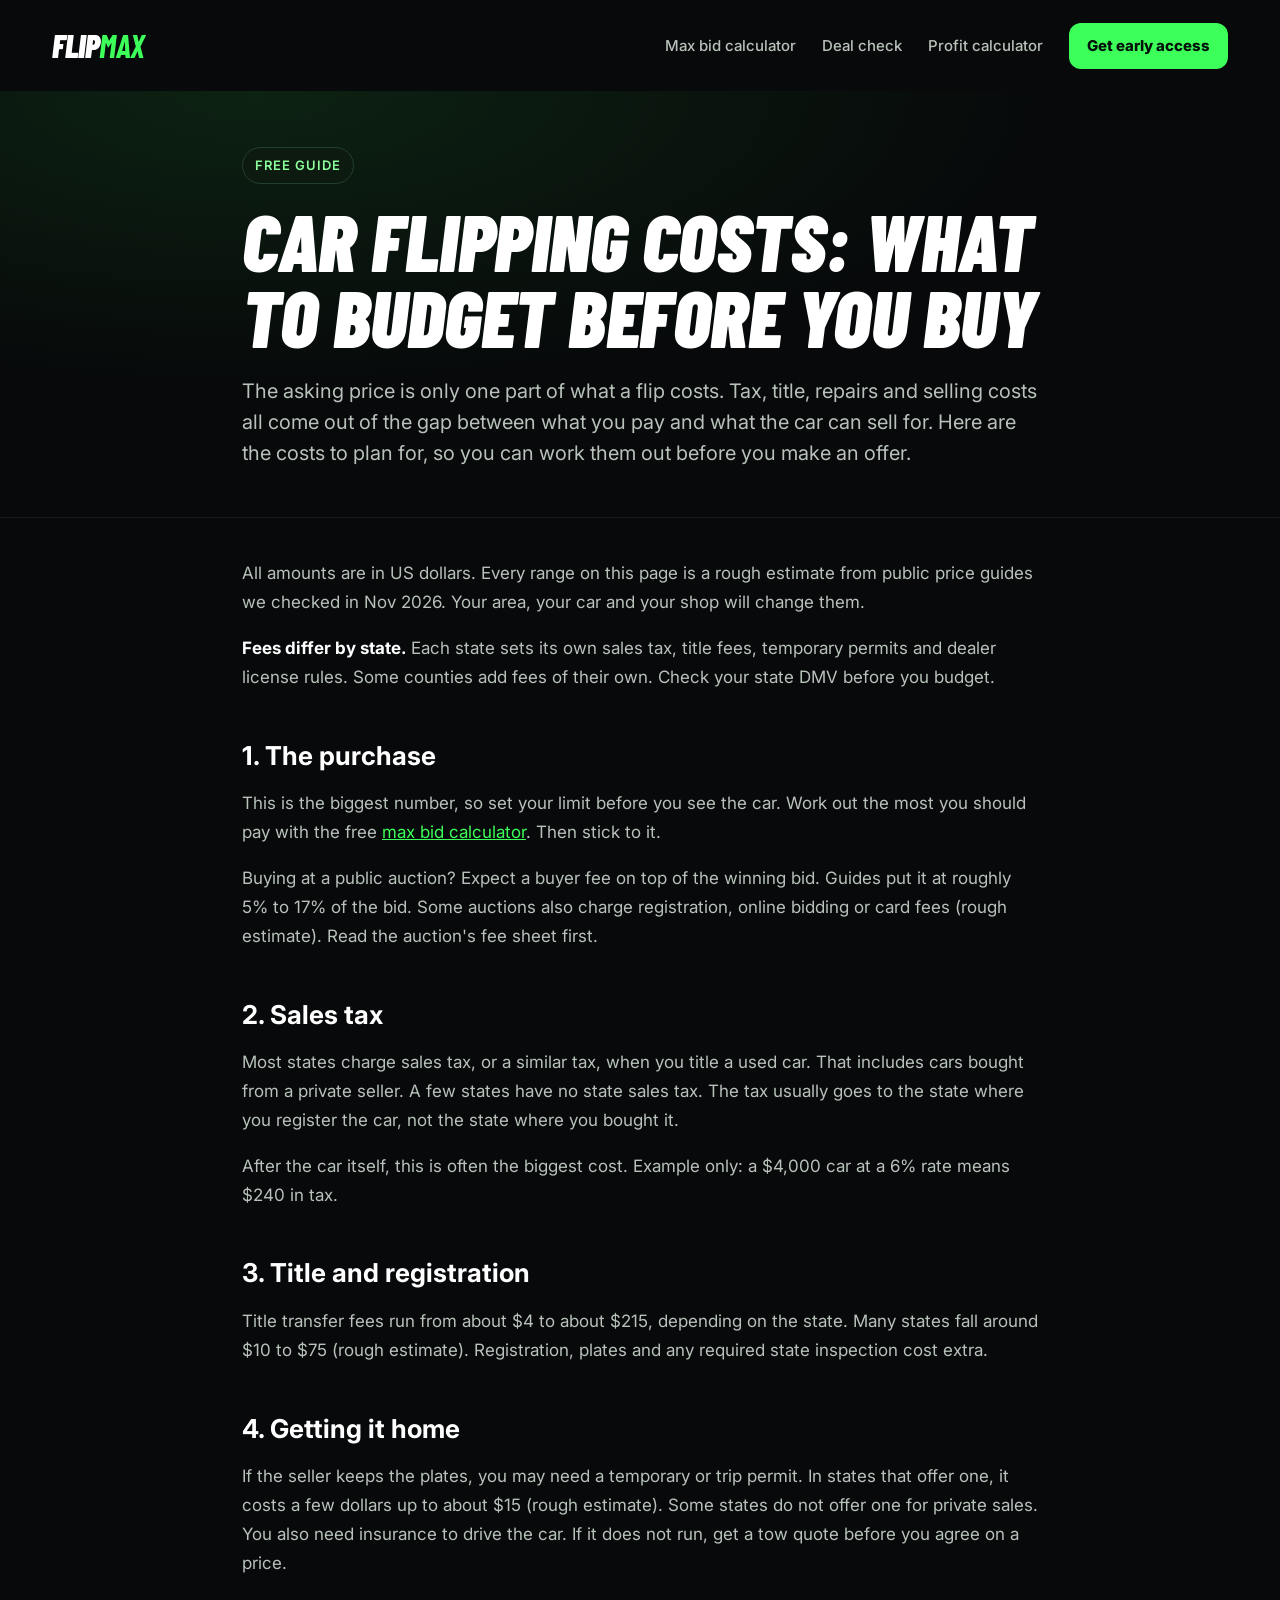
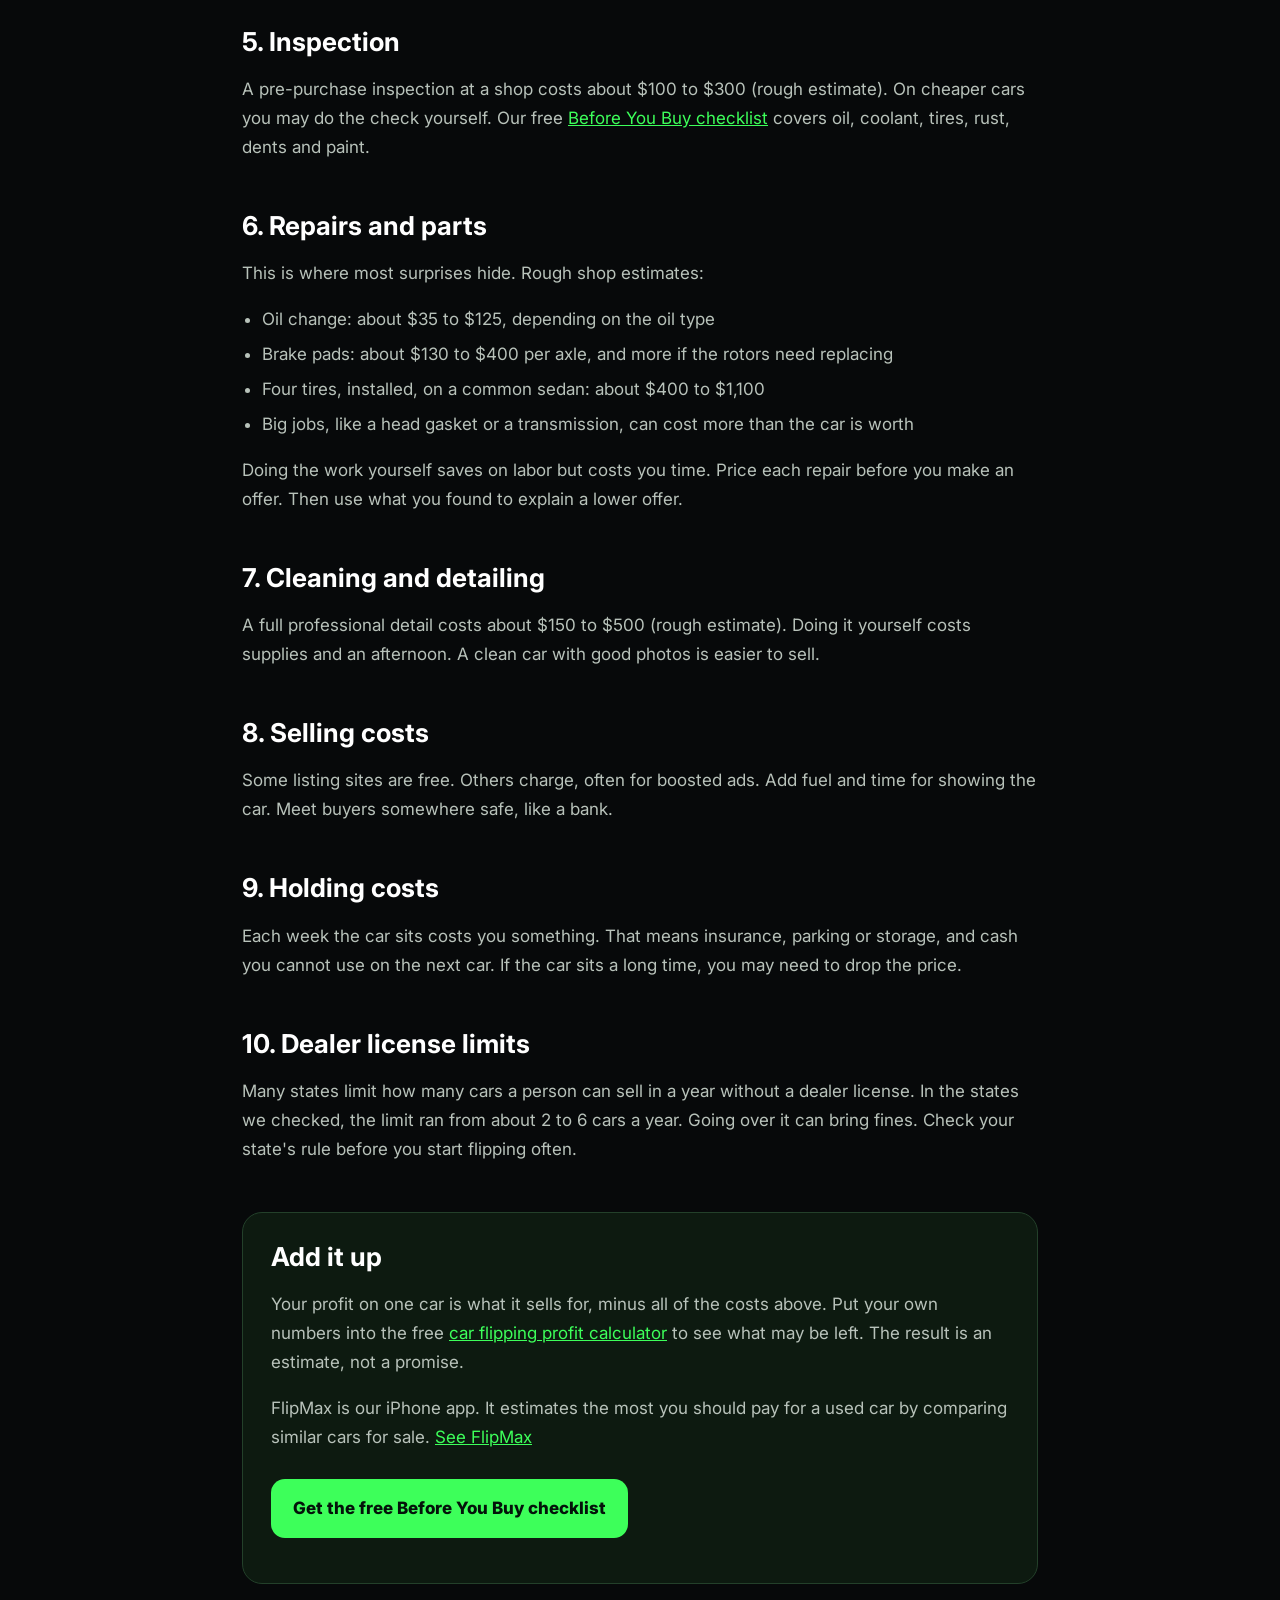
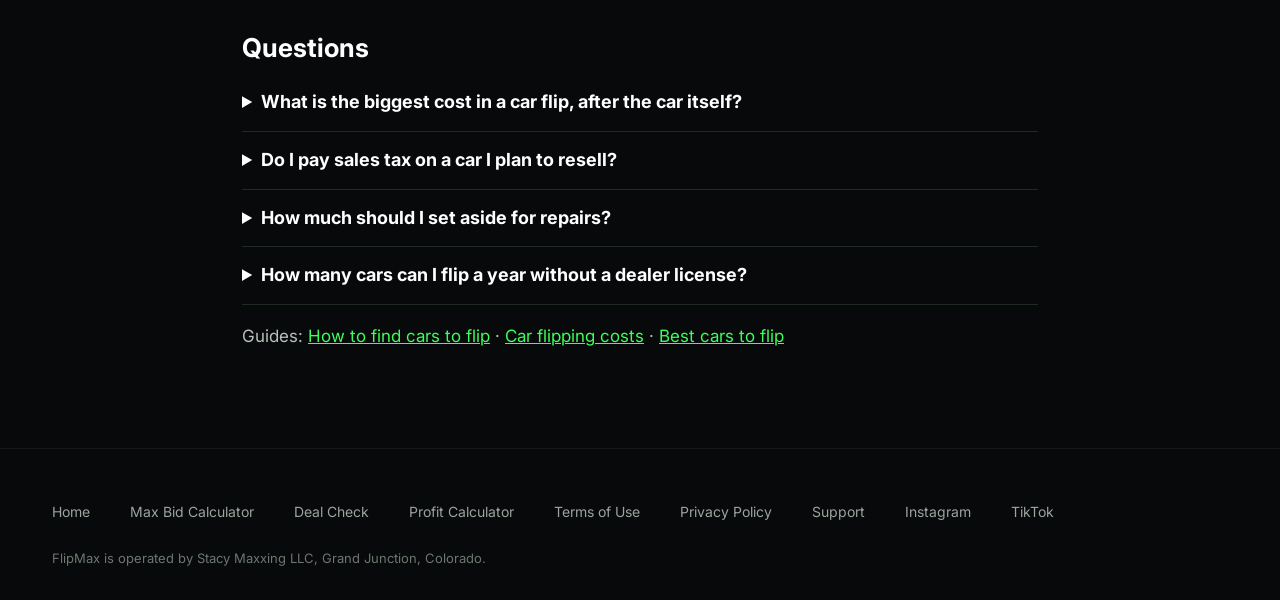
<file: car-flipping-costs.html>
<!doctype html><html lang="en"><head><meta charset="utf-8"><meta name="viewport" content="width=device-width,initial-scale=1">
<title>Car Flipping Costs: Every Fee to Budget For | FlipMax</title>
<meta name="description" content="A plain list of what a car flip really costs: purchase, tax, title, inspection, repairs, detailing and selling. Rough ranges, plus a free profit calculator.">
<link rel="canonical" href="https://flipmax.app/car-flipping-costs">
<meta property="og:title" content="Car flipping costs: what to budget before you buy">
<meta property="og:description" content="A plain list of what a car flip really costs: purchase, tax, title, inspection, repairs, detailing and selling. Rough ranges, plus a free profit calculator.">
<meta property="og:url" content="https://flipmax.app/car-flipping-costs">
<meta property="og:type" content="article">
<link rel="stylesheet" href="/site.css"><link rel="preconnect" href="https://fonts.googleapis.com"><link rel="preconnect" href="https://fonts.gstatic.com" crossorigin><link href="https://fonts.googleapis.com/css2?family=Barlow+Condensed:ital,wght@1,900&family=Inter:wght@400;500;600;700;800&display=swap" rel="stylesheet"><link rel="stylesheet" href="/guide.css">
<style>section{margin-top:40px}details{border-bottom:1px solid #1f2a21;padding:14px 0}summary{cursor:pointer;color:#fff;font-weight:700}details p{margin:10px 0 0}h2{margin-top:36px}.cta{display:inline-block;padding:15px 22px;border-radius:14px;background:#3dff5a;color:#04130a;font-weight:800;font-size:17px;text-decoration:none;margin-top:10px}</style>
<script type="application/ld+json">{"@context": "https://schema.org", "@graph": [{"@type": "Article", "headline": "Car flipping costs: what to budget before you buy", "description": "A plain list of what a car flip really costs: purchase, tax, title, inspection, repairs, detailing and selling. Rough ranges, plus a free profit calculator.", "url": "https://flipmax.app/car-flipping-costs", "datePublished": "2026-11-27", "publisher": {"@type": "Organization", "name": "FlipMax", "url": "https://flipmax.app/"}}, {"@type": "FAQPage", "mainEntity": [{"@type": "Question", "name": "What is the biggest cost in a car flip, after the car itself?", "acceptedAnswer": {"@type": "Answer", "text": "Usually sales tax or repairs. The tax depends on your state and the price. Repairs depend on what the inspection finds. Price both before you make an offer."}}, {"@type": "Question", "name": "Do I pay sales tax on a car I plan to resell?", "acceptedAnswer": {"@type": "Answer", "text": "In most states, yes, when you title the car in your name. Licensed dealers are often treated differently. The rules differ by state, so check with your state's tax office or DMV."}}, {"@type": "Question", "name": "How much should I set aside for repairs?", "acceptedAnswer": {"@type": "Answer", "text": "There is no single number. Inspect the car, list what it needs, and get quotes or parts prices. Add a cushion for problems a test drive cannot show. If a car needs more than you can afford, walk away."}}, {"@type": "Question", "name": "How many cars can I flip a year without a dealer license?", "acceptedAnswer": {"@type": "Answer", "text": "It depends on your state. In the states we checked, the limit was about 2 to 6 cars a year. Some states also look at whether you bought the car to resell it. Check with your state DMV or dealer board."}}]}]}</script>
</head><body><header class="top"><a class="logo" href="/">Flip<b>Max</b></a><nav class="nav"><a href="/max-bid-calculator">Max bid calculator</a><a href="/is-this-car-a-good-deal">Deal check</a><a href="/car-flipping-profit-calculator">Profit calculator</a><a class="btn" href="/#join">Get early access</a></nav></header><div class="ghero"><div class="in"><p class="chip">Free guide</p><h1>Car flipping costs: what to budget before you buy</h1><p class="intro">The asking price is only one part of what a flip costs. Tax, title, repairs and selling costs all come out of the gap between what you pay and what the car can sell for. Here are the costs to plan for, so you can work them out before you make an offer.</p></div></div><main class="g">
<p>All amounts are in US dollars. Every range on this page is a rough estimate from public price guides we checked in Nov 2026. Your area, your car and your shop will change them.</p>
<p><b>Fees differ by state.</b> Each state sets its own sales tax, title fees, temporary permits and dealer license rules. Some counties add fees of their own. Check your state DMV before you budget.</p>
<h2>1. The purchase</h2>
<p>This is the biggest number, so set your limit before you see the car. Work out the most you should pay with the free <a href="/max-bid-calculator">max bid calculator</a>. Then stick to it.</p>
<p>Buying at a public auction? Expect a buyer fee on top of the winning bid. Guides put it at roughly 5% to 17% of the bid. Some auctions also charge registration, online bidding or card fees (rough estimate). Read the auction's fee sheet first.</p>
<h2>2. Sales tax</h2>
<p>Most states charge sales tax, or a similar tax, when you title a used car. That includes cars bought from a private seller. A few states have no state sales tax. The tax usually goes to the state where you register the car, not the state where you bought it.</p>
<p>After the car itself, this is often the biggest cost. Example only: a $4,000 car at a 6% rate means $240 in tax.</p>
<h2>3. Title and registration</h2>
<p>Title transfer fees run from about $4 to about $215, depending on the state. Many states fall around $10 to $75 (rough estimate). Registration, plates and any required state inspection cost extra.</p>
<h2>4. Getting it home</h2>
<p>If the seller keeps the plates, you may need a temporary or trip permit. In states that offer one, it costs a few dollars up to about $15 (rough estimate). Some states do not offer one for private sales. You also need insurance to drive the car. If it does not run, get a tow quote before you agree on a price.</p>
<h2>5. Inspection</h2>
<p>A pre-purchase inspection at a shop costs about $100 to $300 (rough estimate). On cheaper cars you may do the check yourself. Our free <a href="/before-you-buy-checklist.pdf">Before You Buy checklist</a> covers oil, coolant, tires, rust, dents and paint.</p>
<h2>6. Repairs and parts</h2>
<p>This is where most surprises hide. Rough shop estimates:</p>
<ul><li>Oil change: about $35 to $125, depending on the oil type</li><li>Brake pads: about $130 to $400 per axle, and more if the rotors need replacing</li><li>Four tires, installed, on a common sedan: about $400 to $1,100</li><li>Big jobs, like a head gasket or a transmission, can cost more than the car is worth</li></ul>
<p>Doing the work yourself saves on labor but costs you time. Price each repair before you make an offer. Then use what you found to explain a lower offer.</p>
<h2>7. Cleaning and detailing</h2>
<p>A full professional detail costs about $150 to $500 (rough estimate). Doing it yourself costs supplies and an afternoon. A clean car with good photos is easier to sell.</p>
<h2>8. Selling costs</h2>
<p>Some listing sites are free. Others charge, often for boosted ads. Add fuel and time for showing the car. Meet buyers somewhere safe, like a bank.</p>
<h2>9. Holding costs</h2>
<p>Each week the car sits costs you something. That means insurance, parking or storage, and cash you cannot use on the next car. If the car sits a long time, you may need to drop the price.</p>
<h2>10. Dealer license limits</h2>
<p>Many states limit how many cars a person can sell in a year without a dealer license. In the states we checked, the limit ran from about 2 to 6 cars a year. Going over it can bring fines. Check your state's rule before you start flipping often.</p>
<div class="box"><h2>Add it up</h2>
<p>Your profit on one car is what it sells for, minus all of the costs above. Put your own numbers into the free <a href="/car-flipping-profit-calculator">car flipping profit calculator</a> to see what may be left. The result is an estimate, not a promise.</p>
<p>FlipMax is our iPhone app. It estimates the most you should pay for a used car by comparing similar cars for sale. <a href="/">See FlipMax</a></p>
<p><a class="cta" href="/before-you-buy-checklist.pdf">Get the free Before You Buy checklist</a></p></div>
<section><h2>Questions</h2><details><summary>What is the biggest cost in a car flip, after the car itself?</summary><p>Usually sales tax or repairs. The tax depends on your state and the price. Repairs depend on what the inspection finds. Price both before you make an offer.</p></details><details><summary>Do I pay sales tax on a car I plan to resell?</summary><p>In most states, yes, when you title the car in your name. Licensed dealers are often treated differently. The rules differ by state, so check with your state's tax office or DMV.</p></details><details><summary>How much should I set aside for repairs?</summary><p>There is no single number. Inspect the car, list what it needs, and get quotes or parts prices. Add a cushion for problems a test drive cannot show. If a car needs more than you can afford, walk away.</p></details><details><summary>How many cars can I flip a year without a dealer license?</summary><p>It depends on your state. In the states we checked, the limit was about 2 to 6 cars a year. Some states also look at whether you bought the car to resell it. Check with your state DMV or dealer board.</p></details></section>
<p class="note">Guides: <a href="/how-to-find-cars-to-flip">How to find cars to flip</a> · <a href="/car-flipping-costs">Car flipping costs</a> · <a href="/best-cars-to-flip">Best cars to flip</a></p>
</main><footer class="foot"><div class="in"><a href="/">Home</a><a href="/max-bid-calculator">Max Bid Calculator</a><a href="/is-this-car-a-good-deal">Deal Check</a><a href="/car-flipping-profit-calculator">Profit Calculator</a><a href="/terms">Terms of Use</a><a href="/privacy">Privacy Policy</a><a href="/support">Support</a><a href="https://www.instagram.com/flipmaxapp/">Instagram</a><a href="https://www.tiktok.com/@flipmaxapp">TikTok</a><p class="muted">FlipMax is operated by Stacy Maxxing LLC, Grand Junction, Colorado.</p></div></footer></body></html>
</file>
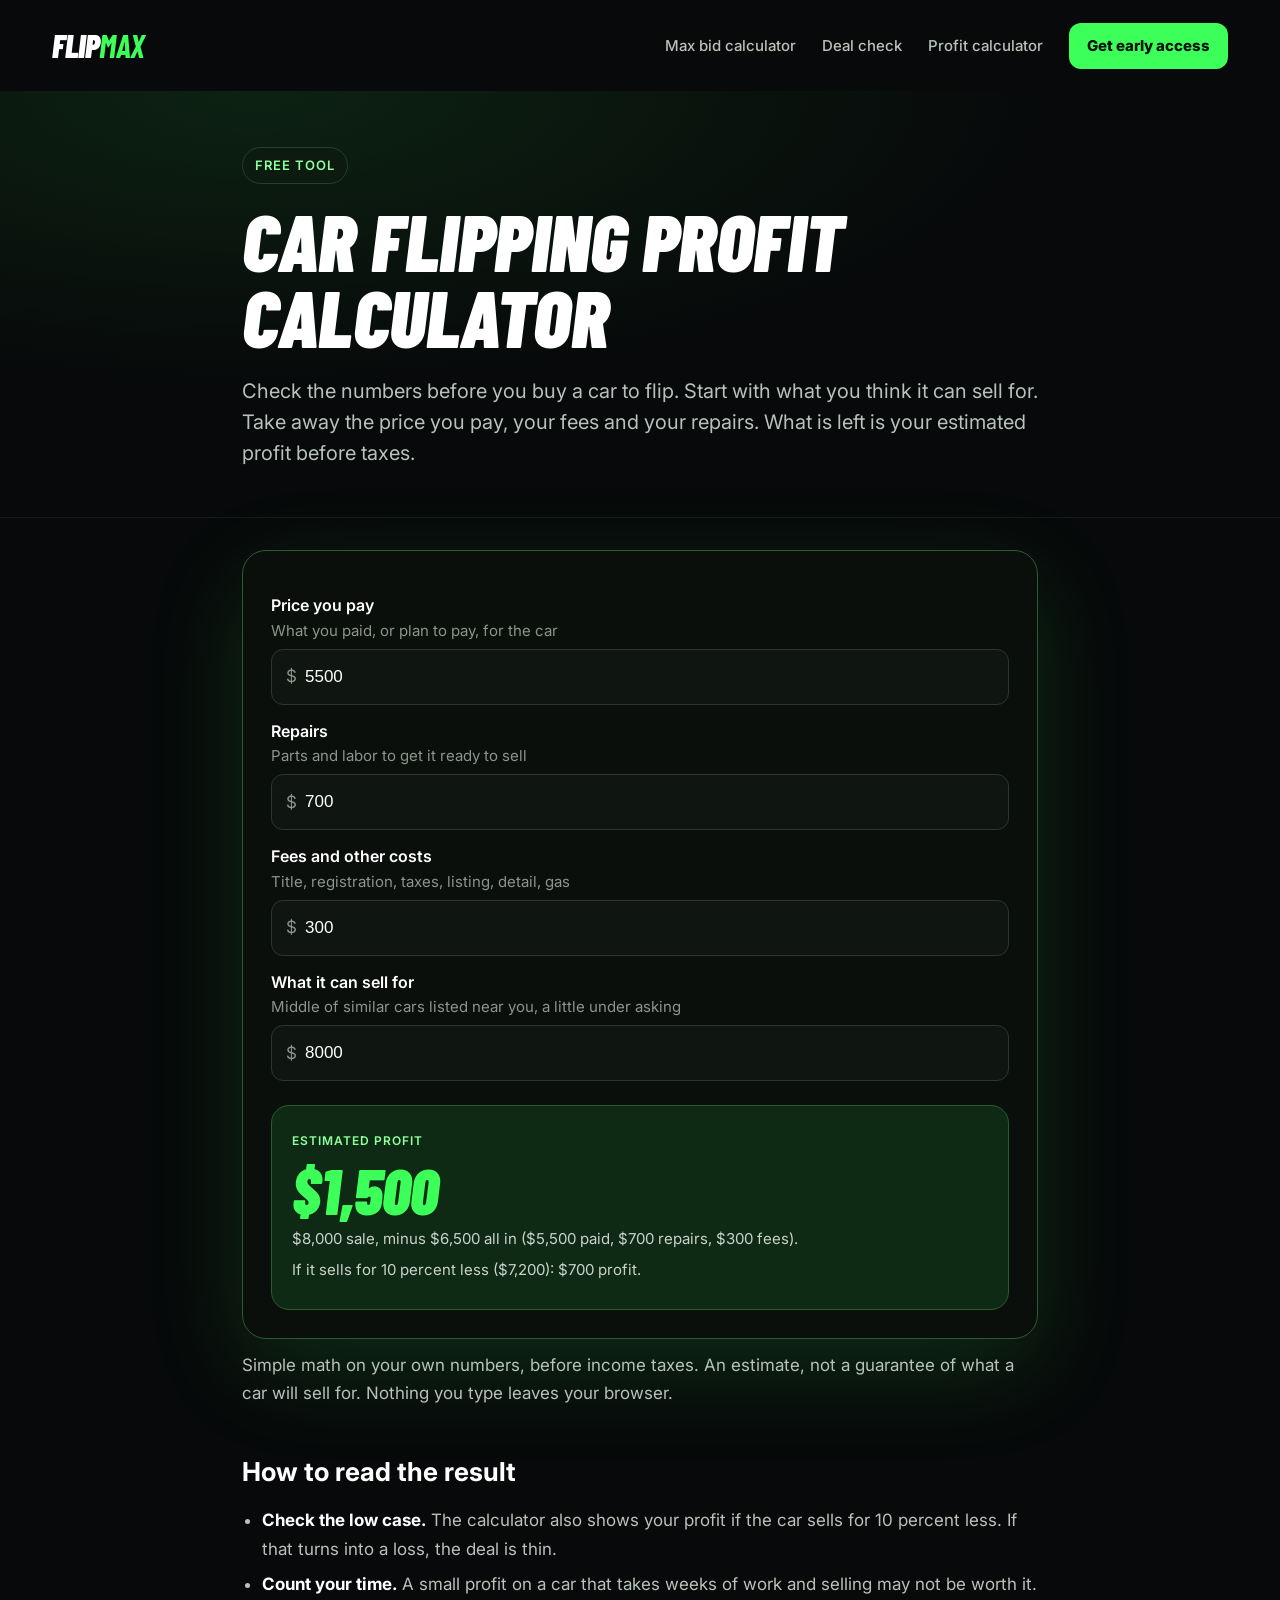
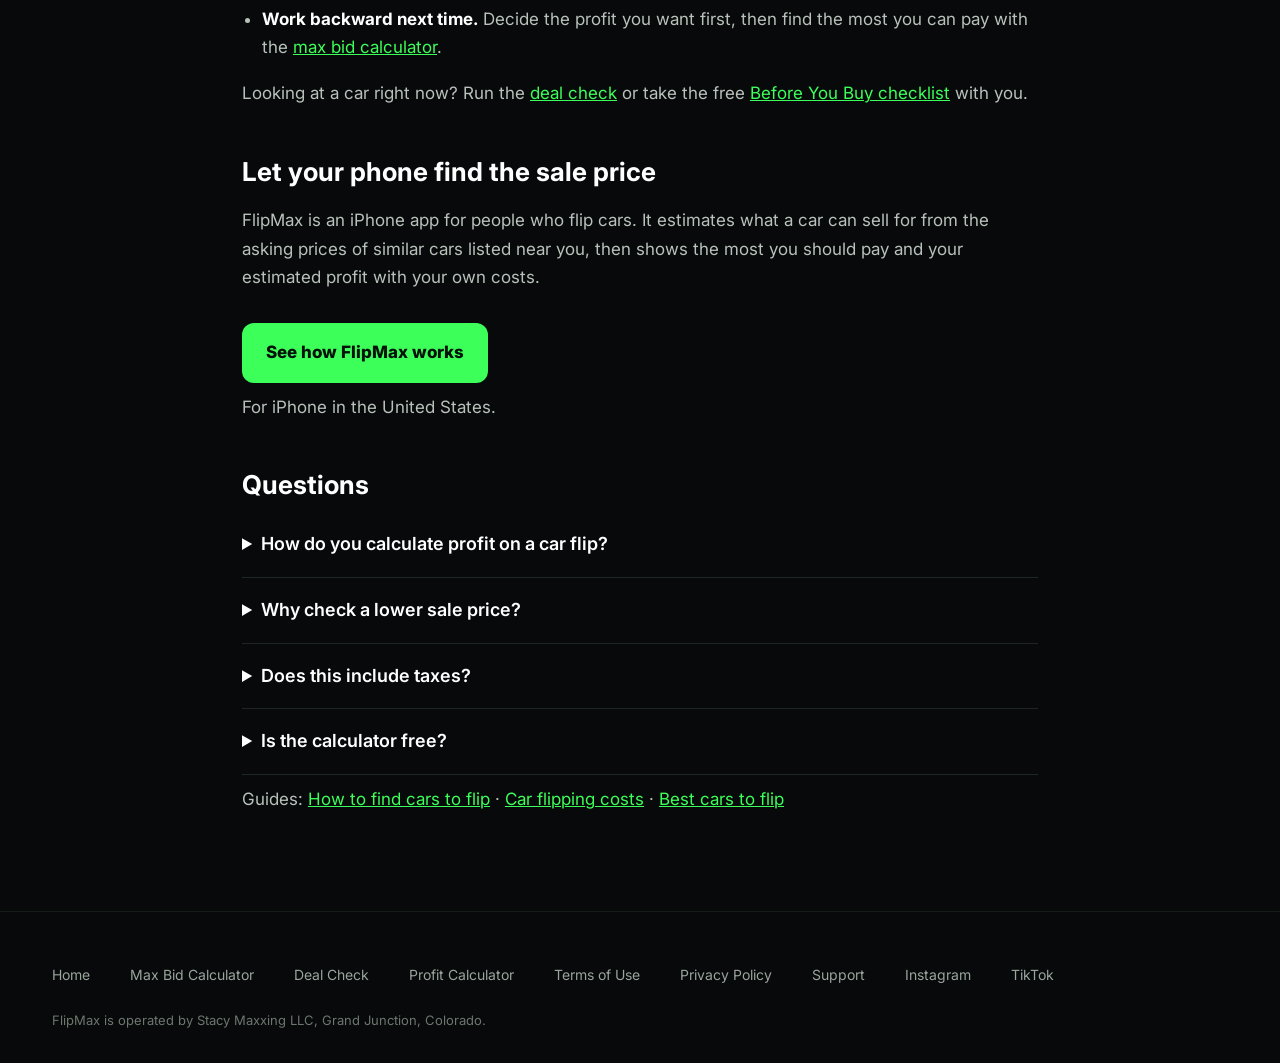
<file: car-flipping-profit-calculator.html>
<!doctype html><html lang="en"><head><meta charset="utf-8"><meta name="viewport" content="width=device-width,initial-scale=1">
<title>Car Flipping Profit Calculator for Used Cars | FlipMax</title>
<meta name="description" content="Free car flipping profit calculator. Enter the price you pay, repairs, fees and what the car can sell for, and see your estimated profit, including if it sells for less.">
<link rel="canonical" href="https://flipmax.app/car-flipping-profit-calculator">
<meta property="og:title" content="Car Flipping Profit Calculator for Used Cars">
<meta property="og:description" content="See your estimated profit on a car flip before you buy, and what happens if it sells for less.">
<meta property="og:url" content="https://flipmax.app/car-flipping-profit-calculator">
<meta property="og:type" content="website">
<link rel="stylesheet" href="/site.css">
<style>
.sub{font-size:19px;color:#dfe7df}
.calc{border:1px solid #2c4a31;border-radius:20px;background:#0f1511;padding:20px;margin:28px 0 8px;box-shadow:0 0 60px rgba(61,255,90,.12)}
.calc label{display:block;color:#fff;font-weight:700;margin:14px 0 6px}
.calc label span{display:block;font-weight:400;font-size:15px;color:#8a968a}
.calc .in{display:flex;align-items:center;border:1px solid #2a382c;border-radius:14px;background:#080b09;padding:0 14px}
.calc .in i{font-style:normal;color:#8a968a;font-size:17px}
.calc input{flex:1;min-width:0;padding:14px 8px;border:0;background:transparent;color:#fff;font-size:17px;outline:0}
.calc .in:focus-within{border-color:#3dff5a}
.out{margin-top:20px;padding-top:16px;border-top:1px solid #1f2a21}
.out .tag{font-size:12px;letter-spacing:1px;text-transform:uppercase;color:#8a968a}
.out .n{font-size:44px;font-weight:900;line-height:1.1;margin:4px 0;color:#3dff5a}
.out .n.bad{color:#ff6b5a}
.out .math{color:#c9d3c9;font-size:15px;margin:0 0 6px}
.note{font-size:15px;color:#8a968a;margin-top:10px}
.dl{display:inline-block;padding:15px 22px;border-radius:14px;background:#3dff5a;color:#04130a;font-weight:800;font-size:17px;text-decoration:none;margin-top:14px}
section{margin-top:48px}
details{border-bottom:1px solid #1f2a21;padding:14px 0}summary{cursor:pointer;color:#fff;font-weight:700}
details p{margin:10px 0 0}
</style><link rel="preconnect" href="https://fonts.googleapis.com"><link rel="preconnect" href="https://fonts.gstatic.com" crossorigin><link href="https://fonts.googleapis.com/css2?family=Barlow+Condensed:ital,wght@1,900&family=Inter:wght@400;500;600;700;800&display=swap" rel="stylesheet"><link rel="stylesheet" href="/guide.css">
<script type="application/ld+json">
{"@context":"https://schema.org","@graph":[
{"@type":"WebApplication","name":"FlipMax Car Flipping Profit Calculator","url":"https://flipmax.app/car-flipping-profit-calculator","applicationCategory":"FinanceApplication","operatingSystem":"Any","offers":{"@type":"Offer","price":"0","priceCurrency":"USD"},"description":"Free calculator that estimates profit on a used car flip from the price paid, repairs, fees and the expected sale price, including a lower sale price."},
{"@type":"FAQPage","mainEntity":[
{"@type":"Question","name":"How do you calculate profit on a car flip?","acceptedAnswer":{"@type":"Answer","text":"Take what the car sells for. Subtract the price you paid, your repairs, and your fees like title, registration and listing costs. What is left is your profit before taxes."}},
{"@type":"Question","name":"Why check a lower sale price?","acceptedAnswer":{"@type":"Answer","text":"Cars often sell for less than you hope, or take longer to sell. Checking a lower price shows whether the flip still works if that happens."}},
{"@type":"Question","name":"Does this include taxes?","acceptedAnswer":{"@type":"Answer","text":"No. The result is before income taxes. Ask a tax professional how flipping income is taxed where you live."}},
{"@type":"Question","name":"Is the calculator free?","acceptedAnswer":{"@type":"Answer","text":"Yes. It runs in your browser, needs no account, and the numbers you type are not sent anywhere."}}
]}]}
</script>
</head><body><header class="top"><a class="logo" href="/">Flip<b>Max</b></a><nav class="nav"><a href="/max-bid-calculator">Max bid calculator</a><a href="/is-this-car-a-good-deal">Deal check</a><a href="/car-flipping-profit-calculator">Profit calculator</a><a class="btn" href="/#join">Get early access</a></nav></header><div class="ghero"><div class="in"><p class="chip">Free tool</p><h1>Car flipping profit calculator</h1><p class="intro">Check the numbers before you buy a car to flip. Start with what you think it can sell for. Take away the price you pay, your fees and your repairs. What is left is your estimated profit before taxes.</p></div></div><main class="g">

<div class="calc">
<label for="buy">Price you pay<span>What you paid, or plan to pay, for the car</span></label>
<div class="in"><i>$</i><input id="buy" type="text" inputmode="decimal" autocomplete="off" value="5500"></div>
<label for="rep">Repairs<span>Parts and labor to get it ready to sell</span></label>
<div class="in"><i>$</i><input id="rep" type="text" inputmode="decimal" autocomplete="off" value="700"></div>
<label for="fee">Fees and other costs<span>Title, registration, taxes, listing, detail, gas</span></label>
<div class="in"><i>$</i><input id="fee" type="text" inputmode="decimal" autocomplete="off" value="300"></div>
<label for="sell">What it can sell for<span>Middle of similar cars listed near you, a little under asking</span></label>
<div class="in"><i>$</i><input id="sell" type="text" inputmode="decimal" autocomplete="off" value="8000"></div>
<div class="out" role="status" aria-live="polite">
<span class="tag">Estimated profit</span>
<div class="n" id="res"></div>
<p class="math" id="math"></p>
<p class="math" id="low"></p>
</div>
</div>
<p class="note">Simple math on your own numbers, before income taxes. An estimate, not a guarantee of what a car will sell for. Nothing you type leaves your browser.</p>

<section>
<h2>How to read the result</h2>
<ul>
<li><b>Check the low case.</b> The calculator also shows your profit if the car sells for 10 percent less. If that turns into a loss, the deal is thin.</li>
<li><b>Count your time.</b> A small profit on a car that takes weeks of work and selling may not be worth it.</li>
<li><b>Work backward next time.</b> Decide the profit you want first, then find the most you can pay with the <a href="/max-bid-calculator">max bid calculator</a>.</li>
</ul>
<p>Looking at a car right now? Run the <a href="/is-this-car-a-good-deal">deal check</a> or take the free <a href="/before-you-buy-checklist.pdf">Before You Buy checklist</a> with you.</p>
</section>

<section>
<h2>Let your phone find the sale price</h2>
<p>FlipMax is an iPhone app for people who flip cars. It estimates what a car can sell for from the asking prices of similar cars listed near you, then shows the most you should pay and your estimated profit with your own costs.</p>
<a class="dl" href="/">See how FlipMax works</a>
<p class="note">For iPhone in the United States.</p>
</section>

<section>
<h2>Questions</h2>
<details><summary>How do you calculate profit on a car flip?</summary><p>Take what the car sells for. Subtract the price you paid, your repairs, and your fees like title, registration and listing costs. What is left is your profit before taxes.</p></details>
<details><summary>Why check a lower sale price?</summary><p>Cars often sell for less than you hope, or take longer to sell. Checking a lower price shows whether the flip still works if that happens.</p></details>
<details><summary>Does this include taxes?</summary><p>No. The result is before income taxes. Ask a tax professional how flipping income is taxed where you live.</p></details>
<details><summary>Is the calculator free?</summary><p>Yes. It runs in your browser, needs no account, and the numbers you type are not sent anywhere.</p></details>
</section>

<p class="note">Guides: <a href="/how-to-find-cars-to-flip">How to find cars to flip</a> · <a href="/car-flipping-costs">Car flipping costs</a> · <a href="/best-cars-to-flip">Best cars to flip</a></p>
</main><footer class="foot"><div class="in"><a href="/">Home</a><a href="/max-bid-calculator">Max Bid Calculator</a><a href="/is-this-car-a-good-deal">Deal Check</a><a href="/car-flipping-profit-calculator">Profit Calculator</a><a href="/terms">Terms of Use</a><a href="/privacy">Privacy Policy</a><a href="/support">Support</a><a href="https://www.instagram.com/flipmaxapp/">Instagram</a><a href="https://www.tiktok.com/@flipmaxapp">TikTok</a><p class="muted">FlipMax is operated by Stacy Maxxing LLC, Grand Junction, Colorado.</p></div></footer>
<script>
(function(){
var res=document.getElementById('res'),math=document.getElementById('math'),low=document.getElementById('low');
function num(id){var v=parseFloat(String(document.getElementById(id).value).replace(/[^0-9.]/g,''));return isFinite(v)?v:0;}
function usd(n){var s=Math.round(Math.abs(n)).toLocaleString('en-US');return (n<0?'-$':'$')+s;}
function run(){
var buy=num('buy'),rep=num('rep'),fee=num('fee'),sell=num('sell'),cost=buy+rep+fee,p=sell-cost,pl=sell*0.9-cost;
if(sell<=0){res.className='n bad';res.textContent='Enter a sale price';math.textContent='';low.textContent='';return;}
res.className=p<0?'n bad':'n';res.textContent=p<0?'Loss of '+usd(-p):usd(p);
math.textContent=usd(sell)+' sale, minus '+usd(cost)+' all in ('+usd(buy)+' paid, '+usd(rep)+' repairs, '+usd(fee)+' fees).';
low.textContent='If it sells for 10 percent less ('+usd(sell*0.9)+'): '+(pl<0?'loss of '+usd(-pl):usd(pl)+' profit')+'.';
}
['buy','rep','fee','sell'].forEach(function(id){document.getElementById(id).addEventListener('input',run);});
run();
})();
</script>
</body></html>
</file>
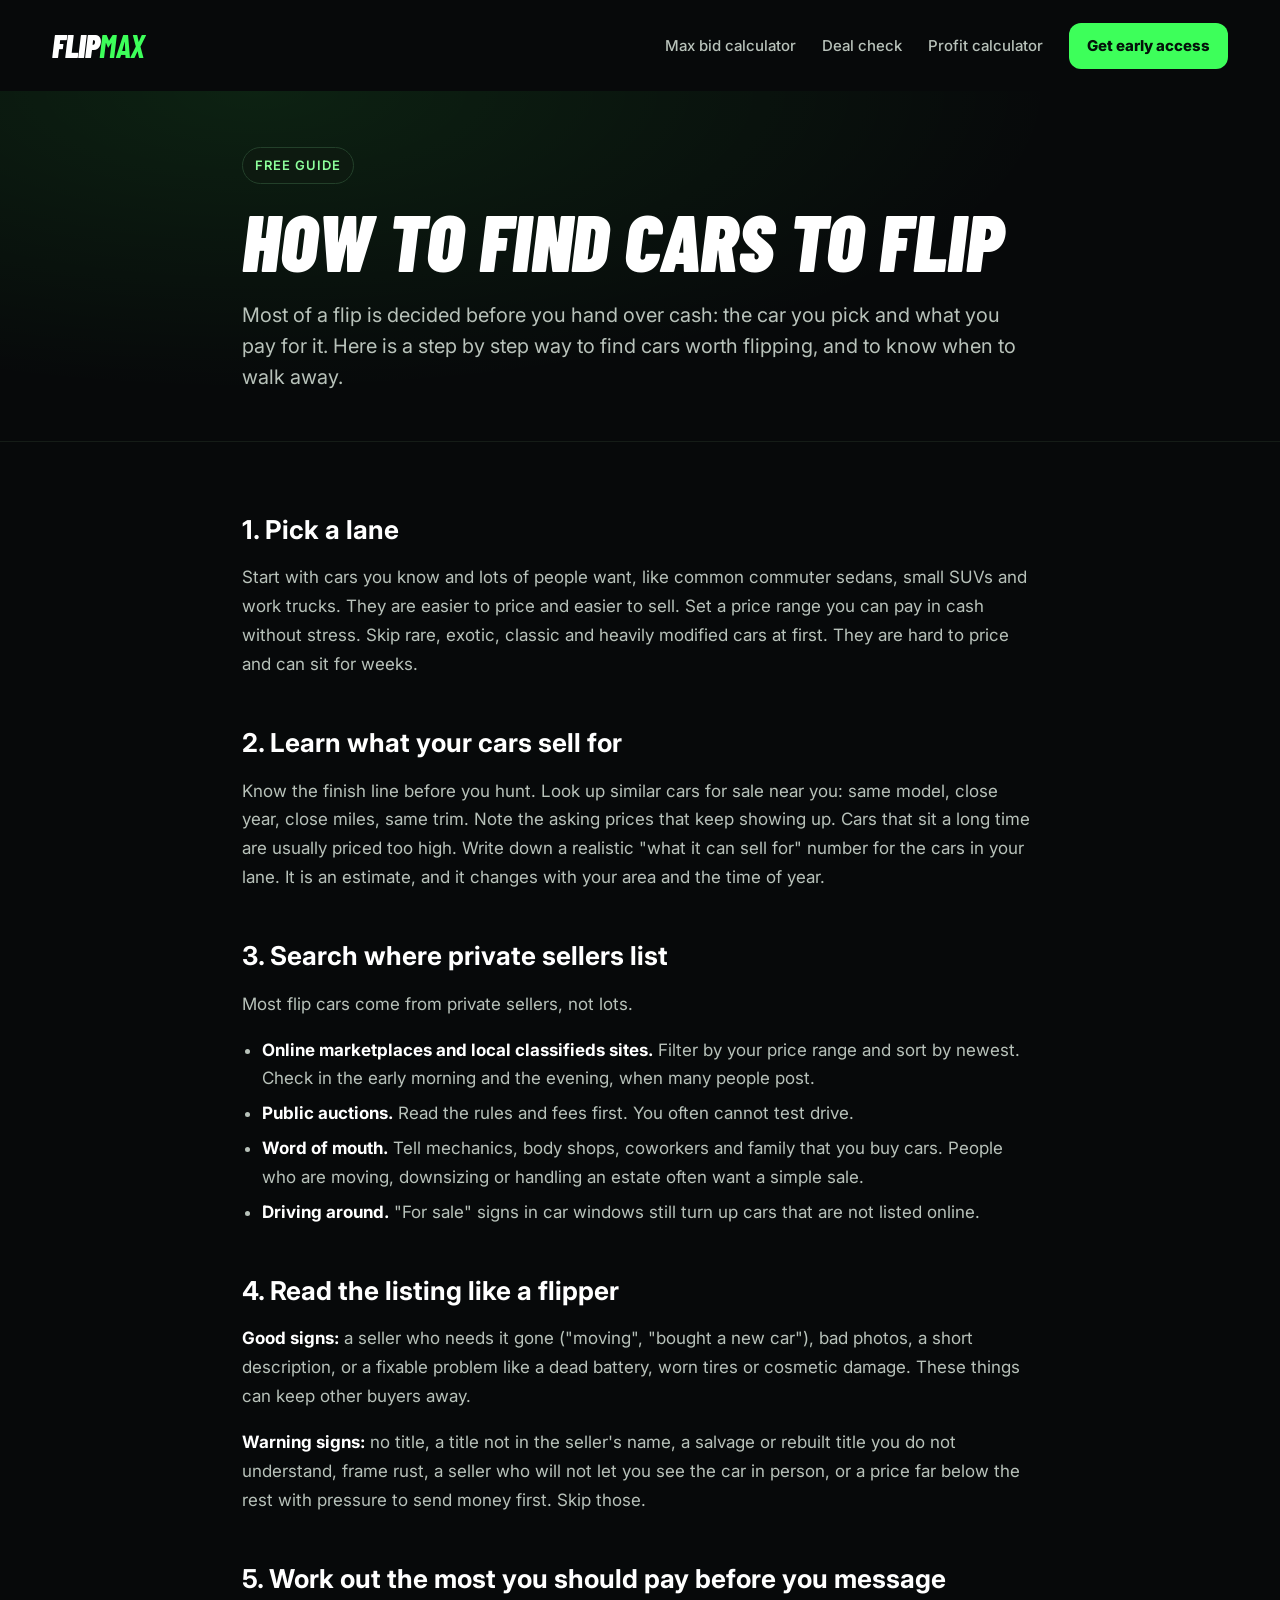
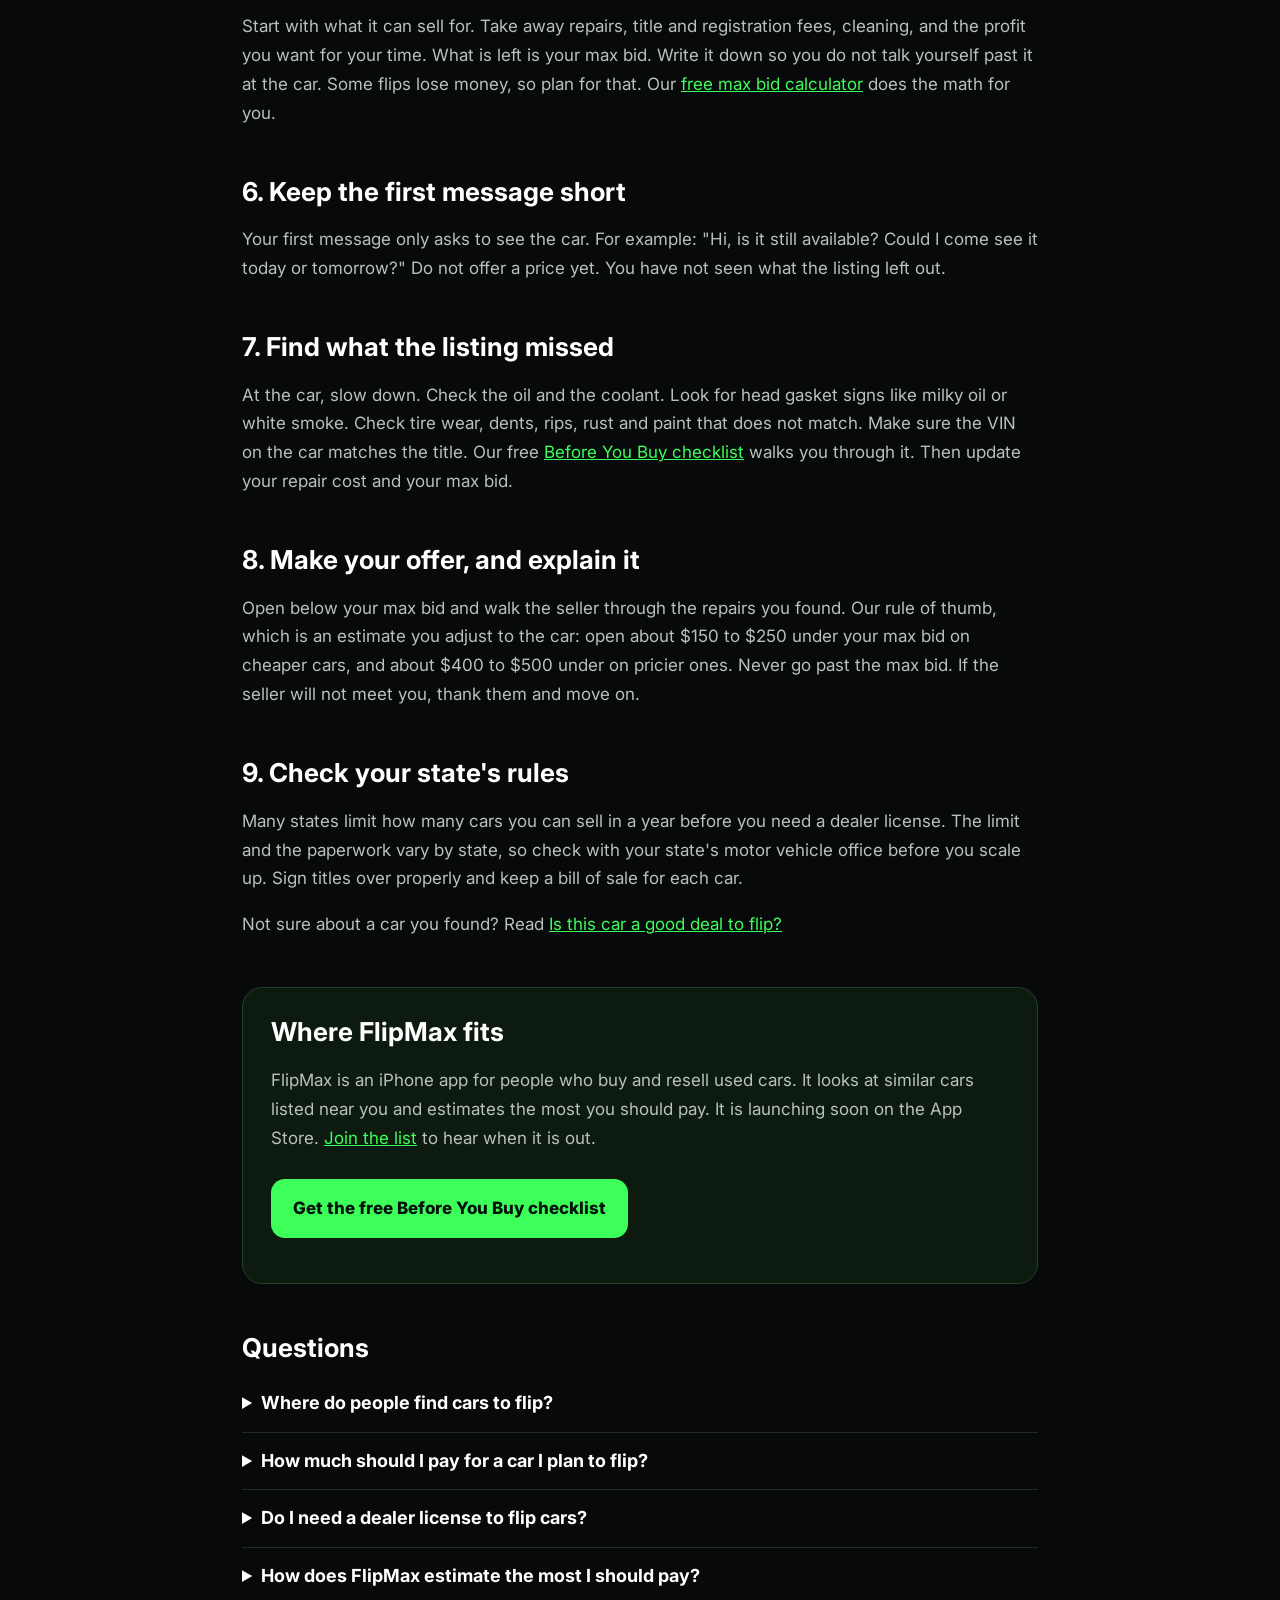
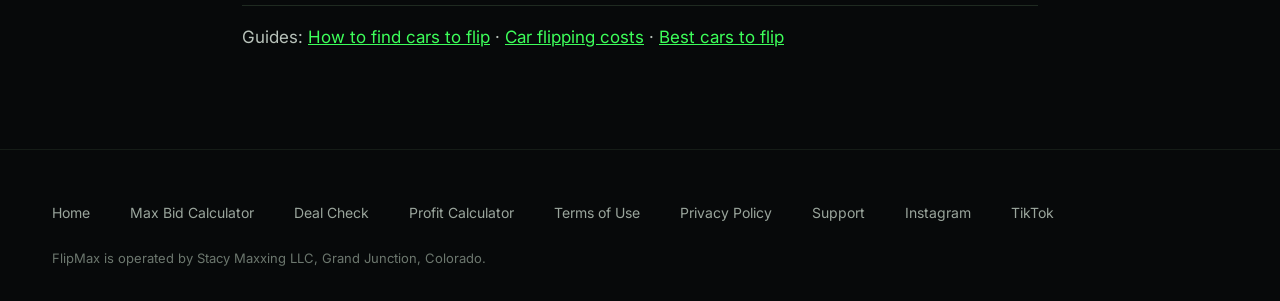
<file: how-to-find-cars-to-flip.html>
<!doctype html><html lang="en"><head><meta charset="utf-8"><meta name="viewport" content="width=device-width,initial-scale=1">
<title>How to Find Cars to Flip: A Step by Step Guide | FlipMax</title>
<meta name="description" content="Where to look for used cars to flip, which listings to skip, and how to work out the most you should pay before you make an offer. Free checklist inside.">
<link rel="canonical" href="https://flipmax.app/how-to-find-cars-to-flip">
<meta property="og:title" content="How to find cars to flip">
<meta property="og:description" content="Where to look for used cars to flip, which listings to skip, and how to work out the most you should pay before you make an offer. Free checklist inside.">
<meta property="og:url" content="https://flipmax.app/how-to-find-cars-to-flip">
<meta property="og:type" content="article">
<link rel="stylesheet" href="/site.css"><link rel="preconnect" href="https://fonts.googleapis.com"><link rel="preconnect" href="https://fonts.gstatic.com" crossorigin><link href="https://fonts.googleapis.com/css2?family=Barlow+Condensed:ital,wght@1,900&family=Inter:wght@400;500;600;700;800&display=swap" rel="stylesheet"><link rel="stylesheet" href="/guide.css">
<style>section{margin-top:40px}details{border-bottom:1px solid #1f2a21;padding:14px 0}summary{cursor:pointer;color:#fff;font-weight:700}details p{margin:10px 0 0}h2{margin-top:36px}.cta{display:inline-block;padding:15px 22px;border-radius:14px;background:#3dff5a;color:#04130a;font-weight:800;font-size:17px;text-decoration:none;margin-top:10px}</style>
<script type="application/ld+json">{"@context": "https://schema.org", "@graph": [{"@type": "Article", "headline": "How to find cars to flip", "description": "Where to look for used cars to flip, which listings to skip, and how to work out the most you should pay before you make an offer. Free checklist inside.", "url": "https://flipmax.app/how-to-find-cars-to-flip", "datePublished": "2026-11-27", "publisher": {"@type": "Organization", "name": "FlipMax", "url": "https://flipmax.app/"}}, {"@type": "FAQPage", "mainEntity": [{"@type": "Question", "name": "Where do people find cars to flip?", "acceptedAnswer": {"@type": "Answer", "text": "From private sellers on online marketplaces and local classifieds sites, at public auctions, and by word of mouth. New listings from private sellers are often where the better prices are, so check often."}}, {"@type": "Question", "name": "How much should I pay for a car I plan to flip?", "acceptedAnswer": {"@type": "Answer", "text": "No more than your max bid. That is what it can sell for, minus repairs, fees and the profit you want. The free max bid calculator works it out. Its numbers are estimates."}}, {"@type": "Question", "name": "Do I need a dealer license to flip cars?", "acceptedAnswer": {"@type": "Answer", "text": "It depends on your state. Many states cap how many cars one person can sell in a year without a license. Check with your state's motor vehicle office."}}, {"@type": "Question", "name": "How does FlipMax estimate the most I should pay?", "acceptedAnswer": {"@type": "Answer", "text": "It compares the car with similar cars listed for sale near you. It aims for 5 similar cars. With 3 or 4 it shows a low confidence estimate. With fewer than 3 it gives no estimate. The result is always an estimate, not a promise of what the car will sell for."}}]}]}</script>
</head><body><header class="top"><a class="logo" href="/">Flip<b>Max</b></a><nav class="nav"><a href="/max-bid-calculator">Max bid calculator</a><a href="/is-this-car-a-good-deal">Deal check</a><a href="/car-flipping-profit-calculator">Profit calculator</a><a class="btn" href="/#join">Get early access</a></nav></header><div class="ghero"><div class="in"><p class="chip">Free guide</p><h1>How to find cars to flip</h1><p class="intro">Most of a flip is decided before you hand over cash: the car you pick and what you pay for it. Here is a step by step way to find cars worth flipping, and to know when to walk away.</p></div></div><main class="g">
<h2>1. Pick a lane</h2>
<p>Start with cars you know and lots of people want, like common commuter sedans, small SUVs and work trucks. They are easier to price and easier to sell. Set a price range you can pay in cash without stress. Skip rare, exotic, classic and heavily modified cars at first. They are hard to price and can sit for weeks.</p>
<h2>2. Learn what your cars sell for</h2>
<p>Know the finish line before you hunt. Look up similar cars for sale near you: same model, close year, close miles, same trim. Note the asking prices that keep showing up. Cars that sit a long time are usually priced too high. Write down a realistic "what it can sell for" number for the cars in your lane. It is an estimate, and it changes with your area and the time of year.</p>
<h2>3. Search where private sellers list</h2>
<p>Most flip cars come from private sellers, not lots.</p>
<ul><li><b>Online marketplaces and local classifieds sites.</b> Filter by your price range and sort by newest. Check in the early morning and the evening, when many people post.</li><li><b>Public auctions.</b> Read the rules and fees first. You often cannot test drive.</li><li><b>Word of mouth.</b> Tell mechanics, body shops, coworkers and family that you buy cars. People who are moving, downsizing or handling an estate often want a simple sale.</li><li><b>Driving around.</b> "For sale" signs in car windows still turn up cars that are not listed online.</li></ul>
<h2>4. Read the listing like a flipper</h2>
<p><b>Good signs:</b> a seller who needs it gone ("moving", "bought a new car"), bad photos, a short description, or a fixable problem like a dead battery, worn tires or cosmetic damage. These things can keep other buyers away.</p>
<p><b>Warning signs:</b> no title, a title not in the seller's name, a salvage or rebuilt title you do not understand, frame rust, a seller who will not let you see the car in person, or a price far below the rest with pressure to send money first. Skip those.</p>
<h2>5. Work out the most you should pay before you message</h2>
<p>Start with what it can sell for. Take away repairs, title and registration fees, cleaning, and the profit you want for your time. What is left is your max bid. Write it down so you do not talk yourself past it at the car. Some flips lose money, so plan for that. Our <a href="/max-bid-calculator">free max bid calculator</a> does the math for you.</p>
<h2>6. Keep the first message short</h2>
<p>Your first message only asks to see the car. For example: "Hi, is it still available? Could I come see it today or tomorrow?" Do not offer a price yet. You have not seen what the listing left out.</p>
<h2>7. Find what the listing missed</h2>
<p>At the car, slow down. Check the oil and the coolant. Look for head gasket signs like milky oil or white smoke. Check tire wear, dents, rips, rust and paint that does not match. Make sure the VIN on the car matches the title. Our free <a href="/before-you-buy-checklist.pdf">Before You Buy checklist</a> walks you through it. Then update your repair cost and your max bid.</p>
<h2>8. Make your offer, and explain it</h2>
<p>Open below your max bid and walk the seller through the repairs you found. Our rule of thumb, which is an estimate you adjust to the car: open about $150 to $250 under your max bid on cheaper cars, and about $400 to $500 under on pricier ones. Never go past the max bid. If the seller will not meet you, thank them and move on.</p>
<h2>9. Check your state's rules</h2>
<p>Many states limit how many cars you can sell in a year before you need a dealer license. The limit and the paperwork vary by state, so check with your state's motor vehicle office before you scale up. Sign titles over properly and keep a bill of sale for each car.</p>
<p>Not sure about a car you found? Read <a href="/is-this-car-a-good-deal">Is this car a good deal to flip?</a></p>
<div class="box"><h2>Where FlipMax fits</h2>
<p>FlipMax is an iPhone app for people who buy and resell used cars. It looks at similar cars listed near you and estimates the most you should pay. It is launching soon on the App Store. <a href="/">Join the list</a> to hear when it is out.</p>
<p><a class="cta" href="/before-you-buy-checklist.pdf">Get the free Before You Buy checklist</a></p></div>
<section><h2>Questions</h2><details><summary>Where do people find cars to flip?</summary><p>From private sellers on online marketplaces and local classifieds sites, at public auctions, and by word of mouth. New listings from private sellers are often where the better prices are, so check often.</p></details><details><summary>How much should I pay for a car I plan to flip?</summary><p>No more than your max bid. That is what it can sell for, minus repairs, fees and the profit you want. The <a href="/max-bid-calculator">free max bid calculator</a> works it out. Its numbers are estimates.</p></details><details><summary>Do I need a dealer license to flip cars?</summary><p>It depends on your state. Many states cap how many cars one person can sell in a year without a license. Check with your state's motor vehicle office.</p></details><details><summary>How does FlipMax estimate the most I should pay?</summary><p>It compares the car with similar cars listed for sale near you. It aims for 5 similar cars. With 3 or 4 it shows a low confidence estimate. With fewer than 3 it gives no estimate. The result is always an estimate, not a promise of what the car will sell for.</p></details></section>
<p class="note">Guides: <a href="/how-to-find-cars-to-flip">How to find cars to flip</a> · <a href="/car-flipping-costs">Car flipping costs</a> · <a href="/best-cars-to-flip">Best cars to flip</a></p>
</main><footer class="foot"><div class="in"><a href="/">Home</a><a href="/max-bid-calculator">Max Bid Calculator</a><a href="/is-this-car-a-good-deal">Deal Check</a><a href="/car-flipping-profit-calculator">Profit Calculator</a><a href="/terms">Terms of Use</a><a href="/privacy">Privacy Policy</a><a href="/support">Support</a><a href="https://www.instagram.com/flipmaxapp/">Instagram</a><a href="https://www.tiktok.com/@flipmaxapp">TikTok</a><p class="muted">FlipMax is operated by Stacy Maxxing LLC, Grand Junction, Colorado.</p></div></footer></body></html>
</file>
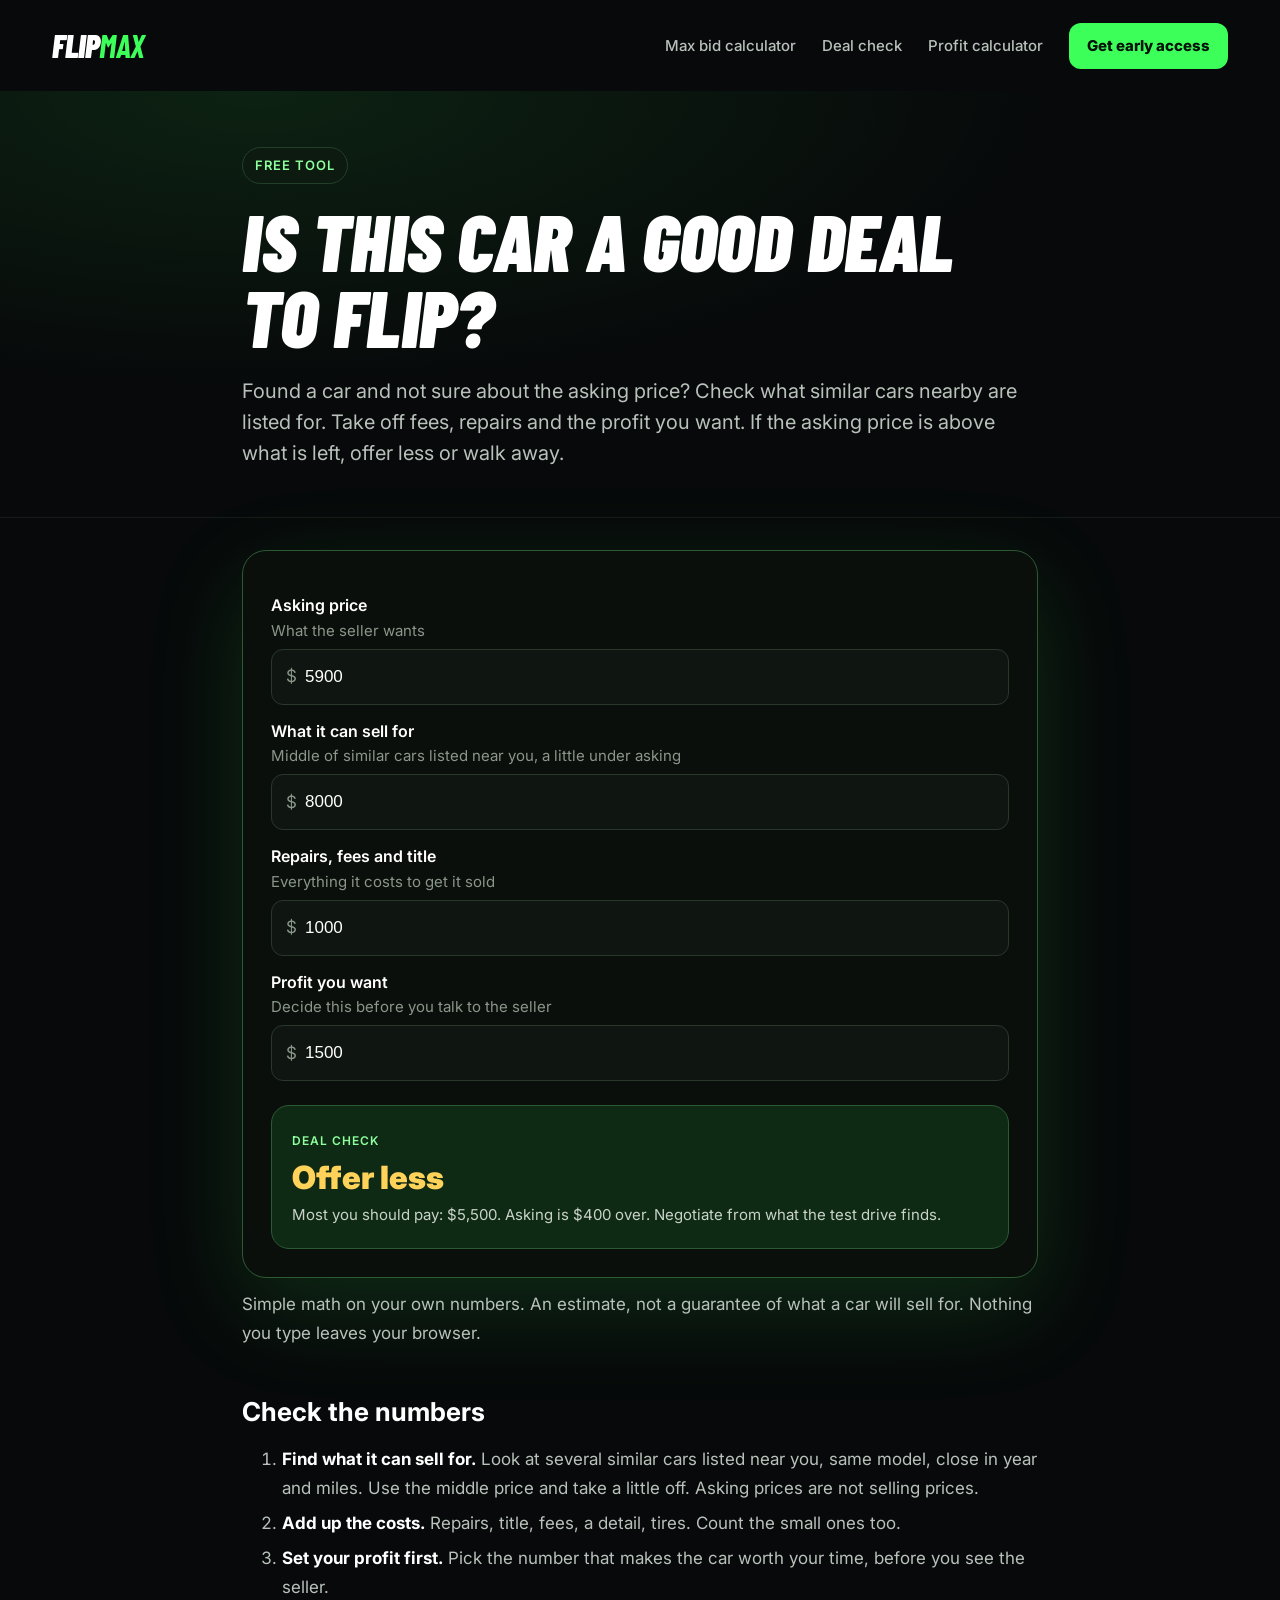
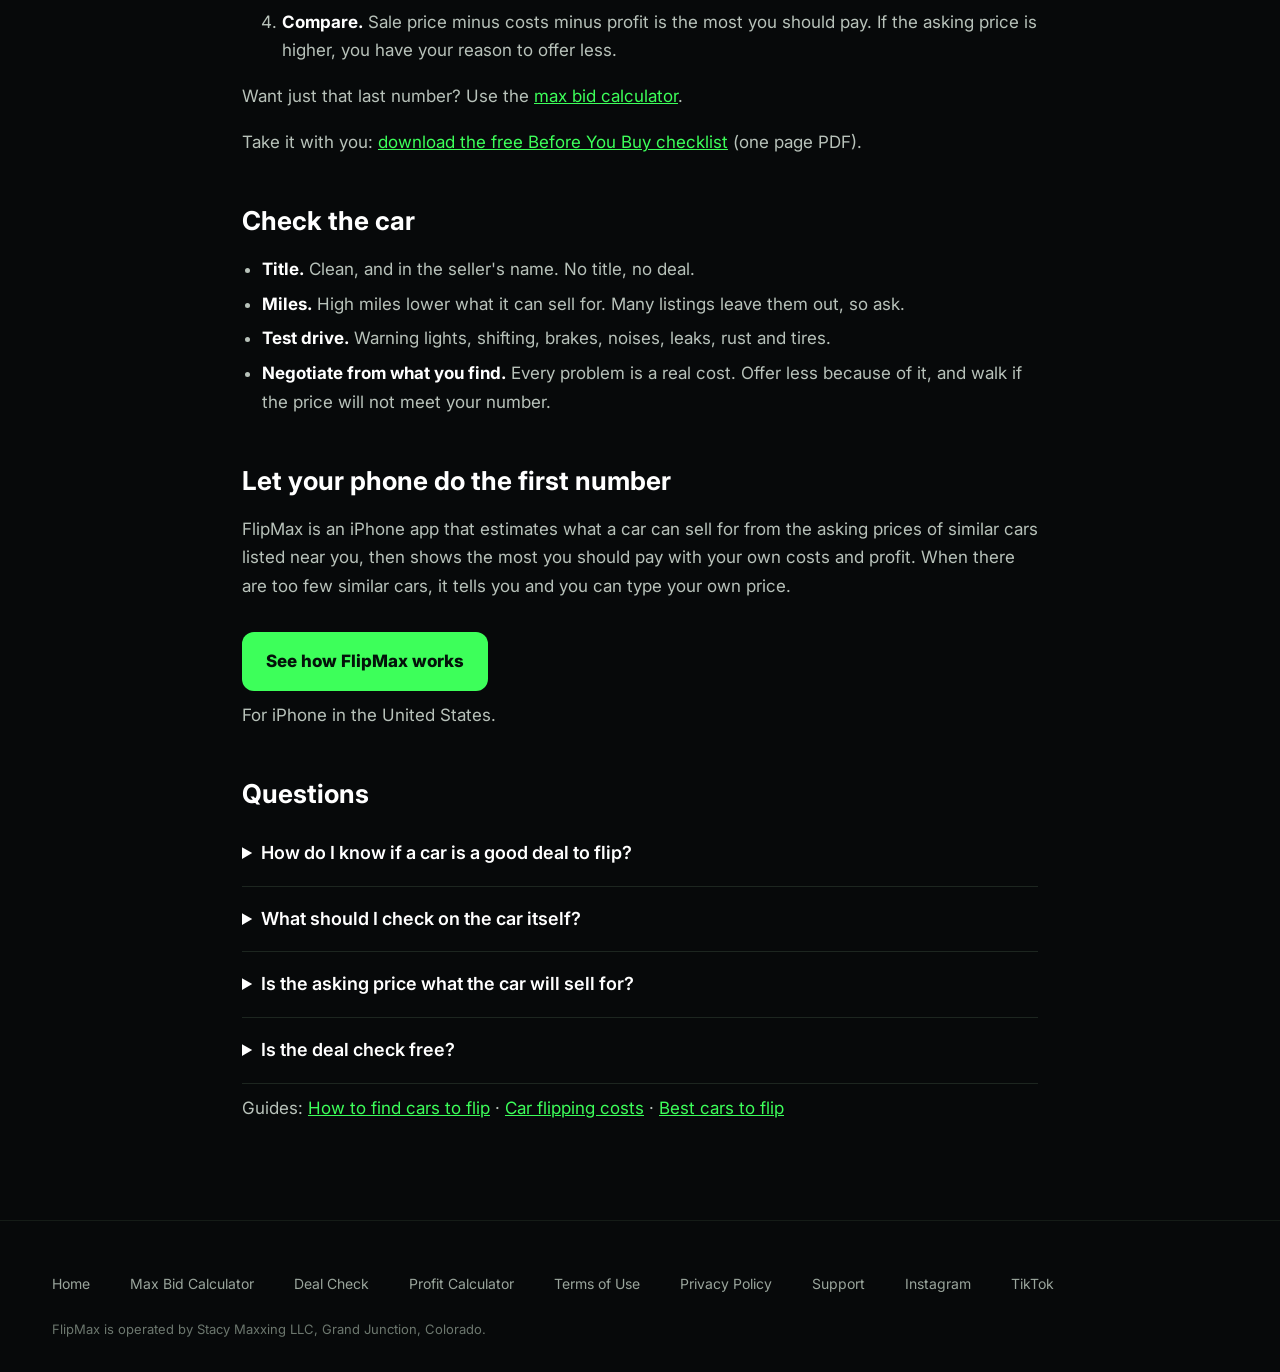
<file: is-this-car-a-good-deal.html>
<!doctype html><html lang="en"><head><meta charset="utf-8"><meta name="viewport" content="width=device-width,initial-scale=1">
<title>Is This Car a Good Deal to Flip? How to Check | FlipMax</title>
<meta name="description" content="Found a car to flip? Check the asking price against what similar cars sell for, minus your costs and profit. Free deal check and a step by step list.">
<link rel="canonical" href="https://flipmax.app/is-this-car-a-good-deal">
<meta property="og:title" content="Is This Car a Good Deal to Flip? How to Check">
<meta property="og:description" content="Check the asking price against what the car can sell for, minus your costs and the profit you want.">
<meta property="og:url" content="https://flipmax.app/is-this-car-a-good-deal">
<meta property="og:type" content="article">
<link rel="stylesheet" href="/site.css">
<style>
.sub{font-size:19px;color:#dfe7df}
.calc{border:1px solid #2c4a31;border-radius:20px;background:#0f1511;padding:20px;margin:28px 0 8px;box-shadow:0 0 60px rgba(61,255,90,.12)}
.calc label{display:block;color:#fff;font-weight:700;margin:14px 0 6px}
.calc label span{display:block;font-weight:400;font-size:15px;color:#8a968a}
.calc .in{display:flex;align-items:center;border:1px solid #2a382c;border-radius:14px;background:#080b09;padding:0 14px}
.calc .in i{font-style:normal;color:#8a968a;font-size:17px}
.calc input{flex:1;min-width:0;padding:14px 8px;border:0;background:transparent;color:#fff;font-size:17px;outline:0}
.calc .in:focus-within{border-color:#3dff5a}
.out{margin-top:20px;padding-top:16px;border-top:1px solid #1f2a21}
.out .tag{font-size:12px;letter-spacing:1px;text-transform:uppercase;color:#8a968a}
.out .v{font-size:32px;font-weight:900;line-height:1.15;margin:6px 0}
.v.good{color:#3dff5a}.v.mid{color:#ffd25a}.v.bad{color:#ff6b5a}
.out .math{color:#c9d3c9;font-size:15px;margin:0}
.note{font-size:15px;color:#8a968a;margin-top:10px}
.dl{display:inline-block;padding:15px 22px;border-radius:14px;background:#3dff5a;color:#04130a;font-weight:800;font-size:17px;text-decoration:none;margin-top:14px}
section{margin-top:48px}
details{border-bottom:1px solid #1f2a21;padding:14px 0}summary{cursor:pointer;color:#fff;font-weight:700}
details p{margin:10px 0 0}
</style><link rel="preconnect" href="https://fonts.googleapis.com"><link rel="preconnect" href="https://fonts.gstatic.com" crossorigin><link href="https://fonts.googleapis.com/css2?family=Barlow+Condensed:ital,wght@1,900&family=Inter:wght@400;500;600;700;800&display=swap" rel="stylesheet"><link rel="stylesheet" href="/guide.css">
<script type="application/ld+json">
{"@context":"https://schema.org","@type":"FAQPage","mainEntity":[
{"@type":"Question","name":"How do I know if a car is a good deal to flip?","acceptedAnswer":{"@type":"Answer","text":"Work out what the car can sell for from similar cars listed near you. Subtract your repairs, fees and the profit you want. If the asking price is at or below what is left, the numbers work. If it is above, offer less or walk away."}},
{"@type":"Question","name":"What should I check on the car itself?","acceptedAnswer":{"@type":"Answer","text":"Check the title is clean and in the seller's name, the miles, warning lights, rust, tires, fluid leaks and how it drives. Anything you find is a cost, and a reason to offer less."}},
{"@type":"Question","name":"Is the asking price what the car will sell for?","acceptedAnswer":{"@type":"Answer","text":"No. Asking prices are usually higher than selling prices. Use the middle of several similar listings and take a little off."}},
{"@type":"Question","name":"Is the deal check free?","acceptedAnswer":{"@type":"Answer","text":"Yes. It runs in your browser, needs no account, and the numbers you type are not sent anywhere."}}
]}
</script>
</head><body><header class="top"><a class="logo" href="/">Flip<b>Max</b></a><nav class="nav"><a href="/max-bid-calculator">Max bid calculator</a><a href="/is-this-car-a-good-deal">Deal check</a><a href="/car-flipping-profit-calculator">Profit calculator</a><a class="btn" href="/#join">Get early access</a></nav></header><div class="ghero"><div class="in"><p class="chip">Free tool</p><h1>Is this car a good deal to flip?</h1><p class="intro">Found a car and not sure about the asking price? Check what similar cars nearby are listed for. Take off fees, repairs and the profit you want. If the asking price is above what is left, offer less or walk away.</p></div></div><main class="g">

<div class="calc">
<label for="ask">Asking price<span>What the seller wants</span></label>
<div class="in"><i>$</i><input id="ask" type="text" inputmode="decimal" autocomplete="off" value="5900"></div>
<label for="sell">What it can sell for<span>Middle of similar cars listed near you, a little under asking</span></label>
<div class="in"><i>$</i><input id="sell" type="text" inputmode="decimal" autocomplete="off" value="8000"></div>
<label for="cost">Repairs, fees and title<span>Everything it costs to get it sold</span></label>
<div class="in"><i>$</i><input id="cost" type="text" inputmode="decimal" autocomplete="off" value="1000"></div>
<label for="pro">Profit you want<span>Decide this before you talk to the seller</span></label>
<div class="in"><i>$</i><input id="pro" type="text" inputmode="decimal" autocomplete="off" value="1500"></div>
<div class="out" role="status" aria-live="polite">
<span class="tag">Deal check</span>
<div class="v" id="res"></div>
<p class="math" id="math"></p>
</div>
</div>
<p class="note">Simple math on your own numbers. An estimate, not a guarantee of what a car will sell for. Nothing you type leaves your browser.</p>

<section>
<h2>Check the numbers</h2>
<ol>
<li><b>Find what it can sell for.</b> Look at several similar cars listed near you, same model, close in year and miles. Use the middle price and take a little off. Asking prices are not selling prices.</li>
<li><b>Add up the costs.</b> Repairs, title, fees, a detail, tires. Count the small ones too.</li>
<li><b>Set your profit first.</b> Pick the number that makes the car worth your time, before you see the seller.</li>
<li><b>Compare.</b> Sale price minus costs minus profit is the most you should pay. If the asking price is higher, you have your reason to offer less.</li>
</ol>
<p>Want just that last number? Use the <a href="/max-bid-calculator">max bid calculator</a>.</p>
<p>Take it with you: <a href="/before-you-buy-checklist.pdf">download the free Before You Buy checklist</a> (one page PDF).</p>
</section>

<section>
<h2>Check the car</h2>
<ul>
<li><b>Title.</b> Clean, and in the seller's name. No title, no deal.</li>
<li><b>Miles.</b> High miles lower what it can sell for. Many listings leave them out, so ask.</li>
<li><b>Test drive.</b> Warning lights, shifting, brakes, noises, leaks, rust and tires.</li>
<li><b>Negotiate from what you find.</b> Every problem is a real cost. Offer less because of it, and walk if the price will not meet your number.</li>
</ul>
</section>

<section>
<h2>Let your phone do the first number</h2>
<p>FlipMax is an iPhone app that estimates what a car can sell for from the asking prices of similar cars listed near you, then shows the most you should pay with your own costs and profit. When there are too few similar cars, it tells you and you can type your own price.</p>
<a class="dl" href="/">See how FlipMax works</a>
<p class="note">For iPhone in the United States.</p>
</section>

<section>
<h2>Questions</h2>
<details><summary>How do I know if a car is a good deal to flip?</summary><p>Work out what the car can sell for from similar cars listed near you. Subtract your repairs, fees and the profit you want. If the asking price is at or below what is left, the numbers work. If it is above, offer less or walk away.</p></details>
<details><summary>What should I check on the car itself?</summary><p>Check the title is clean and in the seller's name, the miles, warning lights, rust, tires, fluid leaks and how it drives. Anything you find is a cost, and a reason to offer less.</p></details>
<details><summary>Is the asking price what the car will sell for?</summary><p>No. Asking prices are usually higher than selling prices. Use the middle of several similar listings and take a little off.</p></details>
<details><summary>Is the deal check free?</summary><p>Yes. It runs in your browser, needs no account, and the numbers you type are not sent anywhere.</p></details>
</section>

<p class="note">Guides: <a href="/how-to-find-cars-to-flip">How to find cars to flip</a> · <a href="/car-flipping-costs">Car flipping costs</a> · <a href="/best-cars-to-flip">Best cars to flip</a></p>
</main><footer class="foot"><div class="in"><a href="/">Home</a><a href="/max-bid-calculator">Max Bid Calculator</a><a href="/is-this-car-a-good-deal">Deal Check</a><a href="/car-flipping-profit-calculator">Profit Calculator</a><a href="/terms">Terms of Use</a><a href="/privacy">Privacy Policy</a><a href="/support">Support</a><a href="https://www.instagram.com/flipmaxapp/">Instagram</a><a href="https://www.tiktok.com/@flipmaxapp">TikTok</a><p class="muted">FlipMax is operated by Stacy Maxxing LLC, Grand Junction, Colorado.</p></div></footer>
<script>
(function(){
var res=document.getElementById('res'),math=document.getElementById('math');
function num(id){var v=parseFloat(String(document.getElementById(id).value).replace(/[^0-9.]/g,''));return isFinite(v)?v:0;}
function usd(n){return '$'+Math.round(n).toLocaleString('en-US');}
function run(){
var ask=num('ask'),sell=num('sell'),cost=num('cost'),pro=num('pro'),max=sell-cost-pro;
if(ask<=0||sell<=0){res.className='v mid';res.textContent='Enter the asking price and sale price';math.textContent='';return;}
if(max<=0){res.className='v bad';res.textContent='Walk away';math.textContent='At a '+usd(sell)+' sale there is no room for '+usd(cost)+' in costs and '+usd(pro)+' profit.';return;}
var gap=ask-max;
if(gap<=0){res.className='v good';res.textContent='The numbers work';math.textContent='Most you should pay: '+usd(max)+'. Asking is '+usd(-gap)+' under that. Still check the car and the title.';}
else if(gap<=max*0.15){res.className='v mid';res.textContent='Offer less';math.textContent='Most you should pay: '+usd(max)+'. Asking is '+usd(gap)+' over. Negotiate from what the test drive finds.';}
else{res.className='v bad';res.textContent='Too high';math.textContent='Most you should pay: '+usd(max)+'. Asking is '+usd(gap)+' over. Offer your number or walk.';}
}
['ask','sell','cost','pro'].forEach(function(id){document.getElementById(id).addEventListener('input',run);});
run();
})();
</script>
</body></html>
</file>
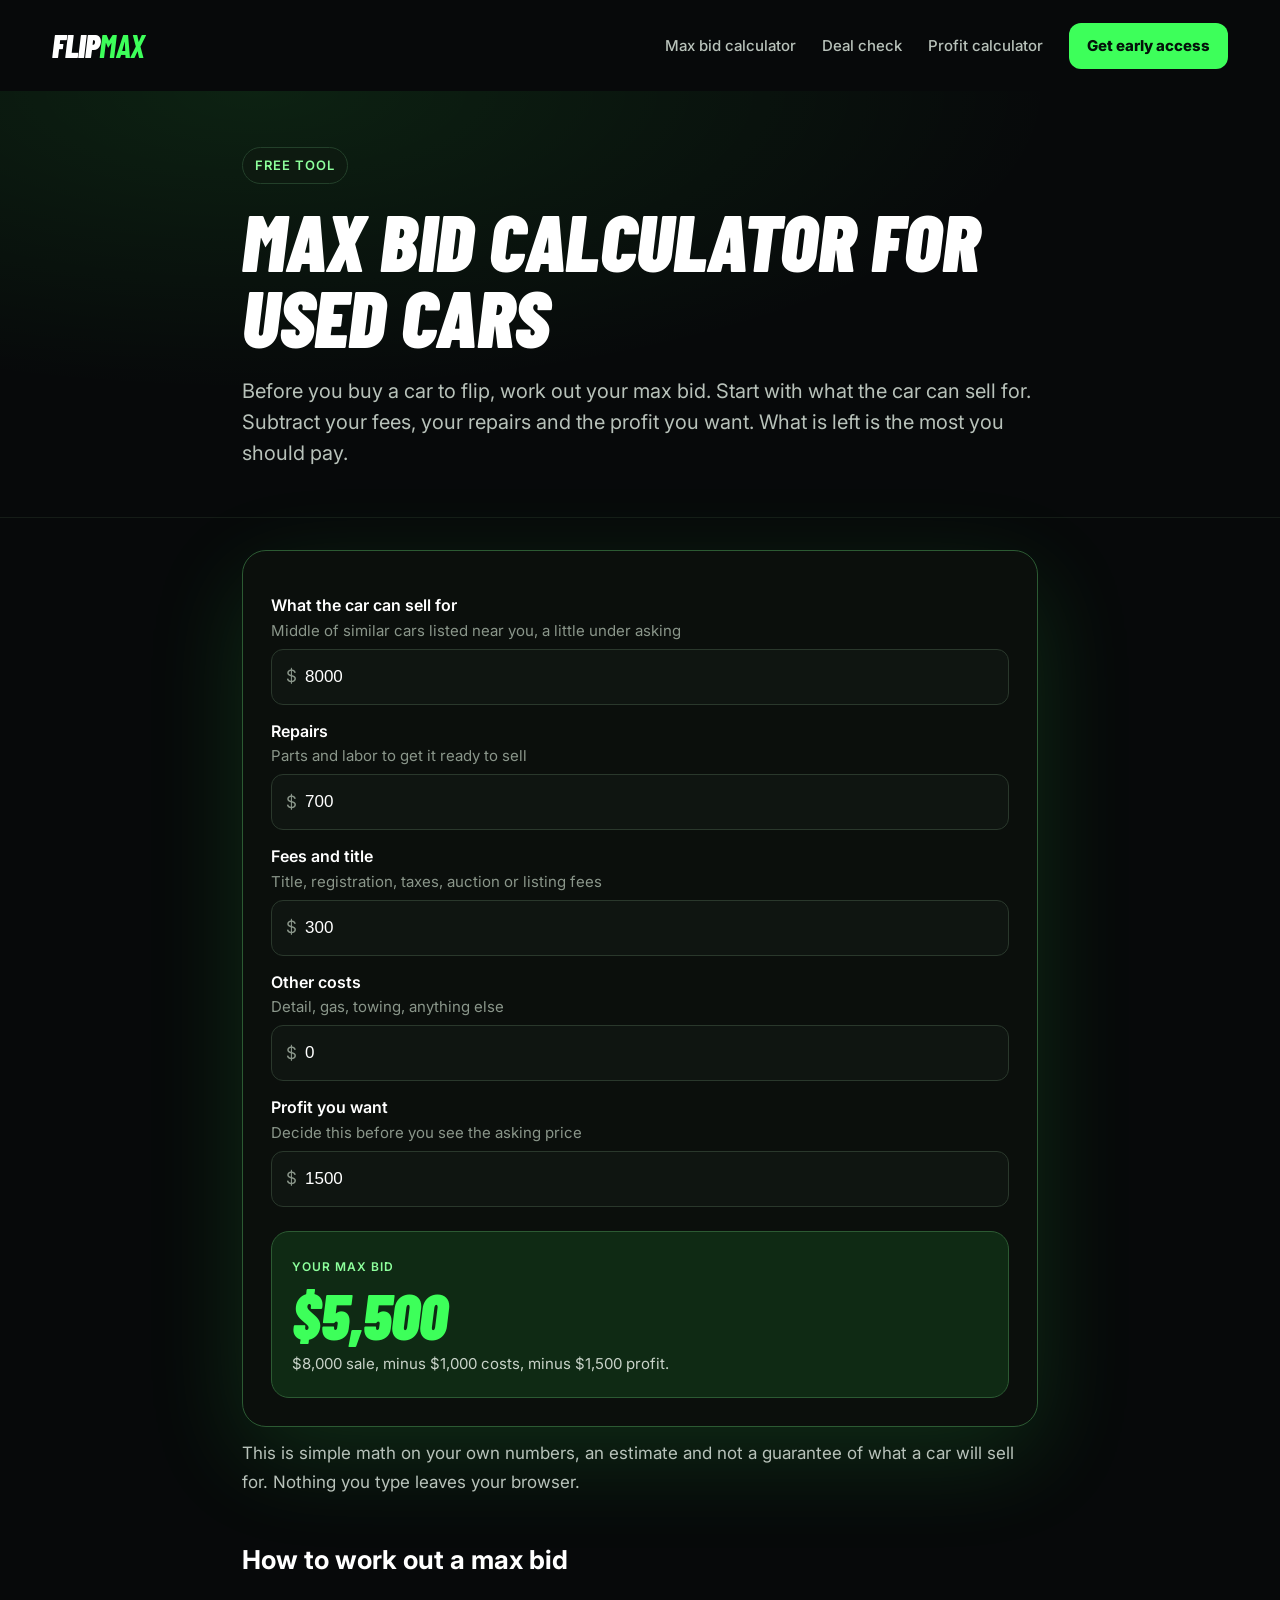
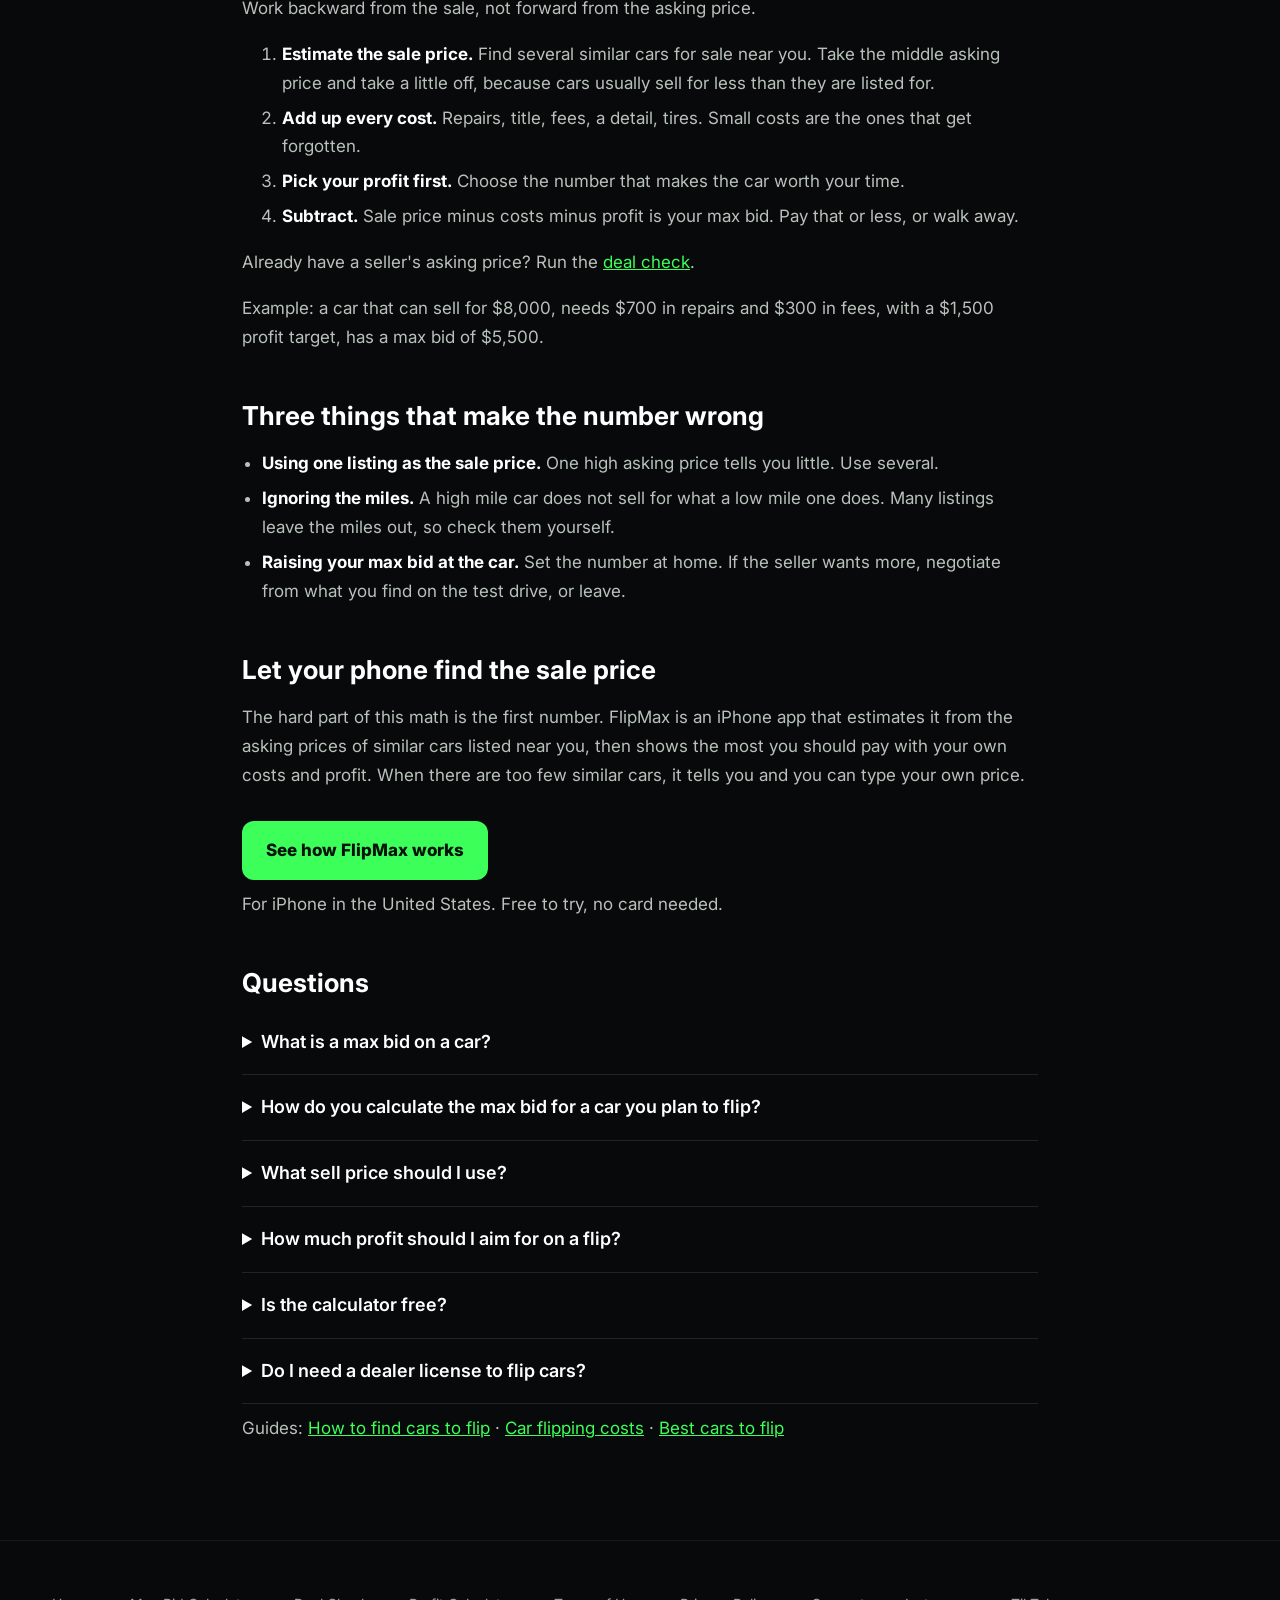
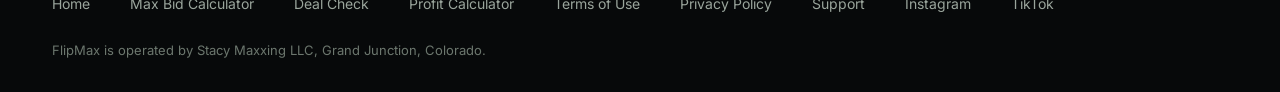
<file: max-bid-calculator.html>
<!doctype html><html lang="en"><head><meta charset="utf-8"><meta name="viewport" content="width=device-width,initial-scale=1">
<title>Max Bid Calculator for Used Cars You Plan to Flip | FlipMax</title>
<meta name="description" content="Free max bid calculator for flipping cars. Enter what the car can sell for, your repairs, fees and the profit you want, and see the most you should pay.">
<link rel="canonical" href="https://flipmax.app/max-bid-calculator">
<meta property="og:title" content="Max Bid Calculator for Used Cars You Plan to Flip">
<meta property="og:description" content="Enter what the car can sell for, your costs and the profit you want. See the most you should pay.">
<meta property="og:url" content="https://flipmax.app/max-bid-calculator">
<meta property="og:type" content="website">
<link rel="stylesheet" href="/site.css">
<style>
.sub{font-size:19px;color:#dfe7df}
.calc{border:1px solid #2c4a31;border-radius:20px;background:#0f1511;padding:20px;margin:28px 0 8px;box-shadow:0 0 60px rgba(61,255,90,.12)}
.calc label{display:block;color:#fff;font-weight:700;margin:14px 0 6px}
.calc label span{display:block;font-weight:400;font-size:15px;color:#8a968a}
.calc .in{display:flex;align-items:center;border:1px solid #2a382c;border-radius:14px;background:#080b09;padding:0 14px}
.calc .in i{font-style:normal;color:#8a968a;font-size:17px}
.calc input{flex:1;min-width:0;padding:14px 8px;border:0;background:transparent;color:#fff;font-size:17px;outline:0}
.calc .in:focus-within{border-color:#3dff5a}
.out{margin-top:20px;padding-top:16px;border-top:1px solid #1f2a21}
.out .tag{font-size:12px;letter-spacing:1px;text-transform:uppercase;color:#8a968a}
.out .n{font-size:44px;font-weight:900;color:#3dff5a;line-height:1.1;margin:4px 0}
.out .n.bad{color:#ff6b5a;font-size:26px}
.out .math{color:#c9d3c9;font-size:15px;margin:0}
.note{font-size:15px;color:#8a968a;margin-top:10px}
.dl{display:inline-block;padding:15px 22px;border-radius:14px;background:#3dff5a;color:#04130a;font-weight:800;font-size:17px;text-decoration:none;margin-top:14px}
section{margin-top:48px}
details{border-bottom:1px solid #1f2a21;padding:14px 0}summary{cursor:pointer;color:#fff;font-weight:700}
details p{margin:10px 0 0}
</style><link rel="preconnect" href="https://fonts.googleapis.com"><link rel="preconnect" href="https://fonts.gstatic.com" crossorigin><link href="https://fonts.googleapis.com/css2?family=Barlow+Condensed:ital,wght@1,900&family=Inter:wght@400;500;600;700;800&display=swap" rel="stylesheet"><link rel="stylesheet" href="/guide.css">
<script type="application/ld+json">
{"@context":"https://schema.org","@graph":[
{"@type":"WebApplication","name":"FlipMax Max Bid Calculator","url":"https://flipmax.app/max-bid-calculator","applicationCategory":"FinanceApplication","operatingSystem":"Any","offers":{"@type":"Offer","price":"0","priceCurrency":"USD"},"description":"Free calculator that works out the most you should pay for a used car you plan to resell, from the expected sale price, your costs and the profit you want."},
{"@type":"FAQPage","mainEntity":[
{"@type":"Question","name":"What is a max bid on a car?","acceptedAnswer":{"@type":"Answer","text":"Your max bid is the most you can pay for a car and still reach the profit you want after repairs, fees and other costs. If the seller will not go that low, you walk away."}},
{"@type":"Question","name":"How do you calculate the max bid for a car you plan to flip?","acceptedAnswer":{"@type":"Answer","text":"Start with what the car can sell for. Subtract your repairs, your fees and title costs, any other costs, and the profit you want. What is left is your max bid."}},
{"@type":"Question","name":"What sell price should I use?","acceptedAnswer":{"@type":"Answer","text":"Look at several similar cars listed near you, same model, close in year and miles. Use the middle of those asking prices and take a little off, because asking prices are not selling prices."}},
{"@type":"Question","name":"How much profit should I aim for on a flip?","acceptedAnswer":{"@type":"Answer","text":"That is your call. Pick a number that is worth your time and the risk on that car, and put it in before you look at the asking price. No calculator can promise a profit."}},
{"@type":"Question","name":"Is the calculator free?","acceptedAnswer":{"@type":"Answer","text":"Yes. It runs in your browser, needs no account, and the numbers you type are not sent anywhere."}}
]}]}
</script>
</head><body><header class="top"><a class="logo" href="/">Flip<b>Max</b></a><nav class="nav"><a href="/max-bid-calculator">Max bid calculator</a><a href="/is-this-car-a-good-deal">Deal check</a><a href="/car-flipping-profit-calculator">Profit calculator</a><a class="btn" href="/#join">Get early access</a></nav></header><div class="ghero"><div class="in"><p class="chip">Free tool</p><h1>Max bid calculator for used cars</h1><p class="intro">Before you buy a car to flip, work out your max bid. Start with what the car can sell for. Subtract your fees, your repairs and the profit you want. What is left is the most you should pay.</p></div></div><main class="g">

<div class="calc">
<label for="sell">What the car can sell for<span>Middle of similar cars listed near you, a little under asking</span></label>
<div class="in"><i>$</i><input id="sell" type="text" inputmode="decimal" autocomplete="off" value="8000"></div>
<label for="rep">Repairs<span>Parts and labor to get it ready to sell</span></label>
<div class="in"><i>$</i><input id="rep" type="text" inputmode="decimal" autocomplete="off" value="700"></div>
<label for="fee">Fees and title<span>Title, registration, taxes, auction or listing fees</span></label>
<div class="in"><i>$</i><input id="fee" type="text" inputmode="decimal" autocomplete="off" value="300"></div>
<label for="oth">Other costs<span>Detail, gas, towing, anything else</span></label>
<div class="in"><i>$</i><input id="oth" type="text" inputmode="decimal" autocomplete="off" value="0"></div>
<label for="pro">Profit you want<span>Decide this before you see the asking price</span></label>
<div class="in"><i>$</i><input id="pro" type="text" inputmode="decimal" autocomplete="off" value="1500"></div>
<div class="out" role="status" aria-live="polite">
<span class="tag">Your max bid</span>
<div class="n" id="res">$5,500</div>
<p class="math" id="math">$8,000 sale, minus $1,000 costs, minus $1,500 profit.</p>
</div>
</div>
<p class="note">This is simple math on your own numbers, an estimate and not a guarantee of what a car will sell for. Nothing you type leaves your browser.</p>

<section>
<h2>How to work out a max bid</h2>
<p>Work backward from the sale, not forward from the asking price.</p>
<ol>
<li><b>Estimate the sale price.</b> Find several similar cars for sale near you. Take the middle asking price and take a little off, because cars usually sell for less than they are listed for.</li>
<li><b>Add up every cost.</b> Repairs, title, fees, a detail, tires. Small costs are the ones that get forgotten.</li>
<li><b>Pick your profit first.</b> Choose the number that makes the car worth your time.</li>
<li><b>Subtract.</b> Sale price minus costs minus profit is your max bid. Pay that or less, or walk away.</li>
</ol>
<p>Already have a seller's asking price? Run the <a href="/is-this-car-a-good-deal">deal check</a>.</p>
<p>Example: a car that can sell for $8,000, needs $700 in repairs and $300 in fees, with a $1,500 profit target, has a max bid of $5,500.</p>
</section>

<section>
<h2>Three things that make the number wrong</h2>
<ul>
<li><b>Using one listing as the sale price.</b> One high asking price tells you little. Use several.</li>
<li><b>Ignoring the miles.</b> A high mile car does not sell for what a low mile one does. Many listings leave the miles out, so check them yourself.</li>
<li><b>Raising your max bid at the car.</b> Set the number at home. If the seller wants more, negotiate from what you find on the test drive, or leave.</li>
</ul>
</section>

<section>
<h2>Let your phone find the sale price</h2>
<p>The hard part of this math is the first number. FlipMax is an iPhone app that estimates it from the asking prices of similar cars listed near you, then shows the most you should pay with your own costs and profit. When there are too few similar cars, it tells you and you can type your own price.</p>
<a class="dl" href="/">See how FlipMax works</a>
<p class="note">For iPhone in the United States. Free to try, no card needed.</p>
</section>

<section>
<h2>Questions</h2>
<details><summary>What is a max bid on a car?</summary><p>Your max bid is the most you can pay for a car and still reach the profit you want after repairs, fees and other costs. If the seller will not go that low, you walk away.</p></details>
<details><summary>How do you calculate the max bid for a car you plan to flip?</summary><p>Start with what the car can sell for. Subtract your repairs, your fees and title costs, any other costs, and the profit you want. What is left is your max bid.</p></details>
<details><summary>What sell price should I use?</summary><p>Look at several similar cars listed near you, same model, close in year and miles. Use the middle of those asking prices and take a little off, because asking prices are not selling prices.</p></details>
<details><summary>How much profit should I aim for on a flip?</summary><p>That is your call. Pick a number that is worth your time and the risk on that car, and put it in before you look at the asking price. No calculator can promise a profit.</p></details>
<details><summary>Is the calculator free?</summary><p>Yes. It runs in your browser, needs no account, and the numbers you type are not sent anywhere.</p></details>
<details><summary>Do I need a dealer license to flip cars?</summary><p>That depends on your state. Most states limit how many cars a person can sell in a year without one. Check your state's rule.</p></details>
</section>

<p class="note">Guides: <a href="/how-to-find-cars-to-flip">How to find cars to flip</a> · <a href="/car-flipping-costs">Car flipping costs</a> · <a href="/best-cars-to-flip">Best cars to flip</a></p>
</main><footer class="foot"><div class="in"><a href="/">Home</a><a href="/max-bid-calculator">Max Bid Calculator</a><a href="/is-this-car-a-good-deal">Deal Check</a><a href="/car-flipping-profit-calculator">Profit Calculator</a><a href="/terms">Terms of Use</a><a href="/privacy">Privacy Policy</a><a href="/support">Support</a><a href="https://www.instagram.com/flipmaxapp/">Instagram</a><a href="https://www.tiktok.com/@flipmaxapp">TikTok</a><p class="muted">FlipMax is operated by Stacy Maxxing LLC, Grand Junction, Colorado.</p></div></footer>
<script>
(function(){
var ids=['sell','rep','fee','oth','pro'],res=document.getElementById('res'),math=document.getElementById('math');
function num(id){var v=parseFloat(String(document.getElementById(id).value).replace(/[^0-9.]/g,''));return isFinite(v)?v:0;}
function usd(n){return '$'+Math.round(n).toLocaleString('en-US');}
function run(){
var sell=num('sell'),costs=num('rep')+num('fee')+num('oth'),pro=num('pro'),bid=sell-costs-pro;
if(sell<=0){res.className='n bad';res.textContent='Enter a sale price';math.textContent='Start with what the car can sell for.';return;}
if(bid<=0){res.className='n bad';res.textContent='These numbers do not work';math.textContent='At a '+usd(sell)+' sale there is no room for '+usd(costs)+' in costs and '+usd(pro)+' profit. Change a number or walk away.';return;}
res.className='n';res.textContent=usd(bid);
math.textContent=usd(sell)+' sale, minus '+usd(costs)+' costs, minus '+usd(pro)+' profit.';
}
ids.forEach(function(id){document.getElementById(id).addEventListener('input',run);});
run();
})();
</script>
</body></html>
</file>
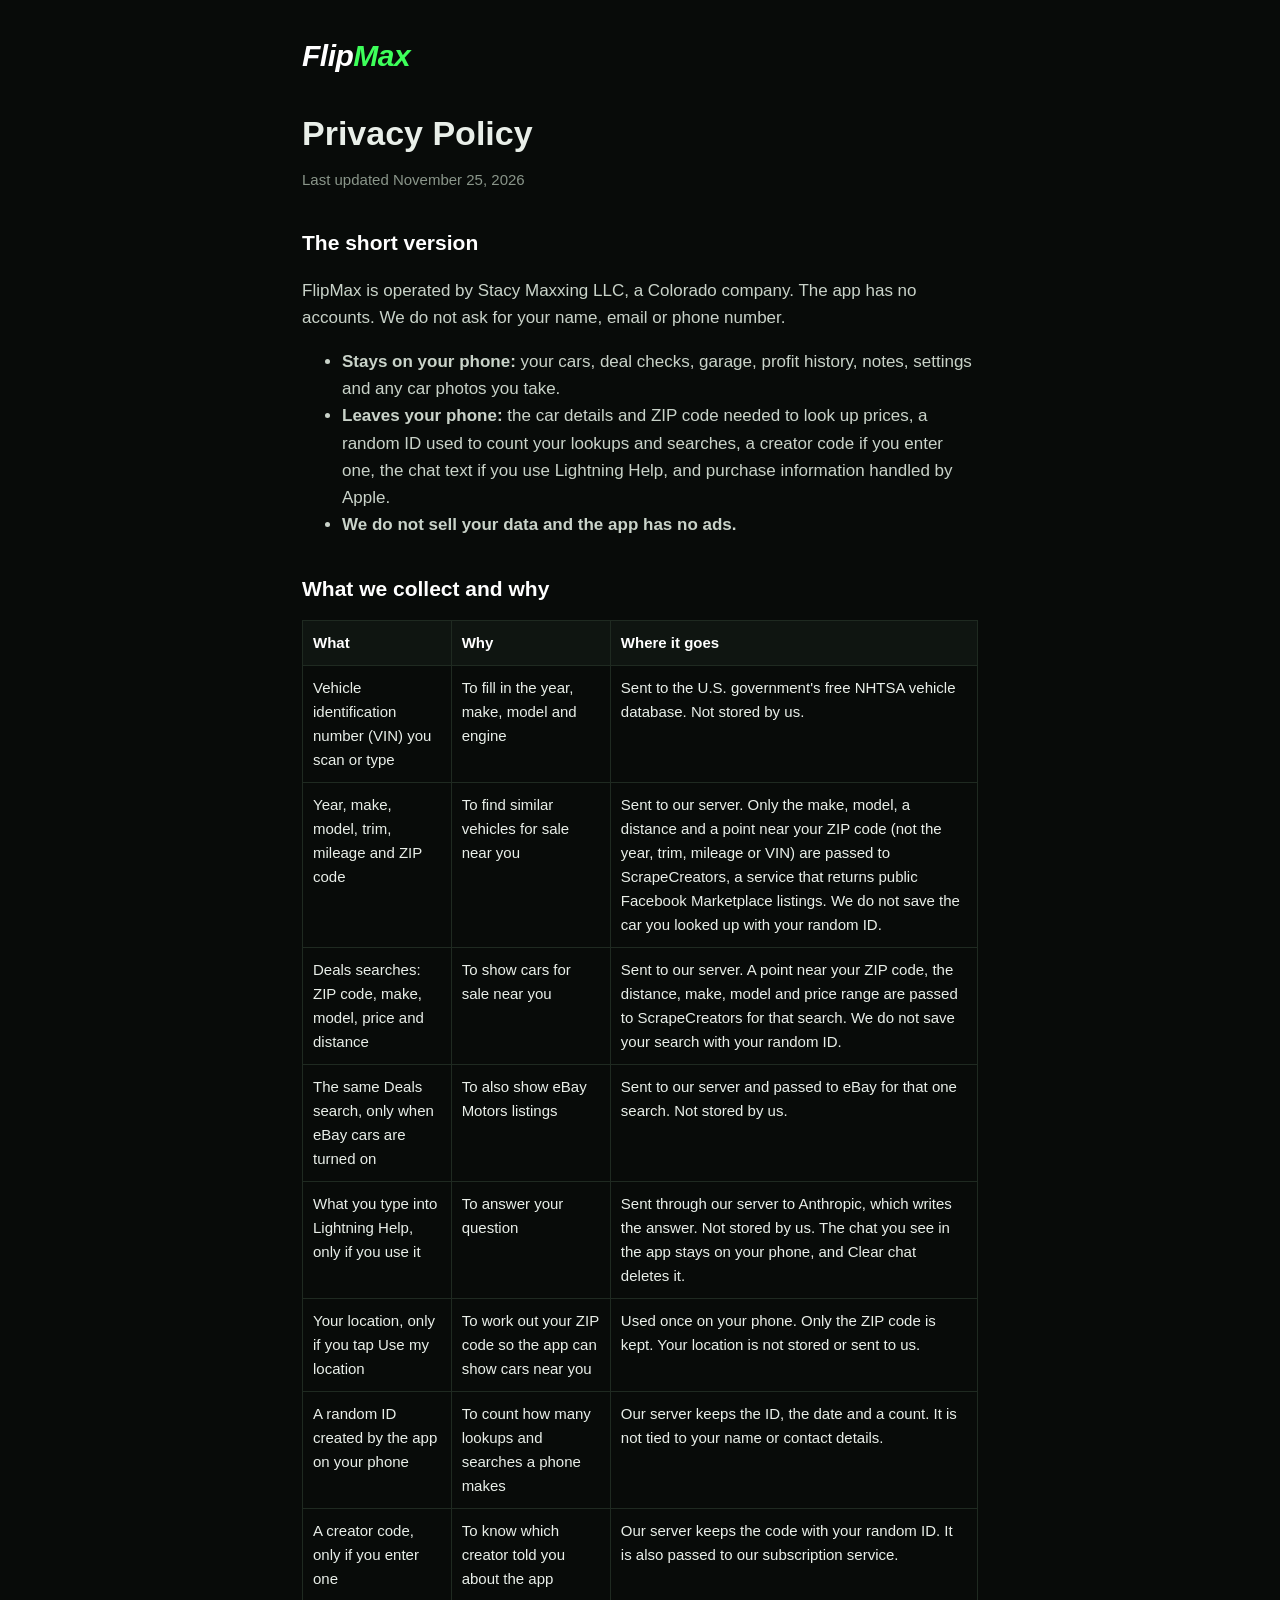
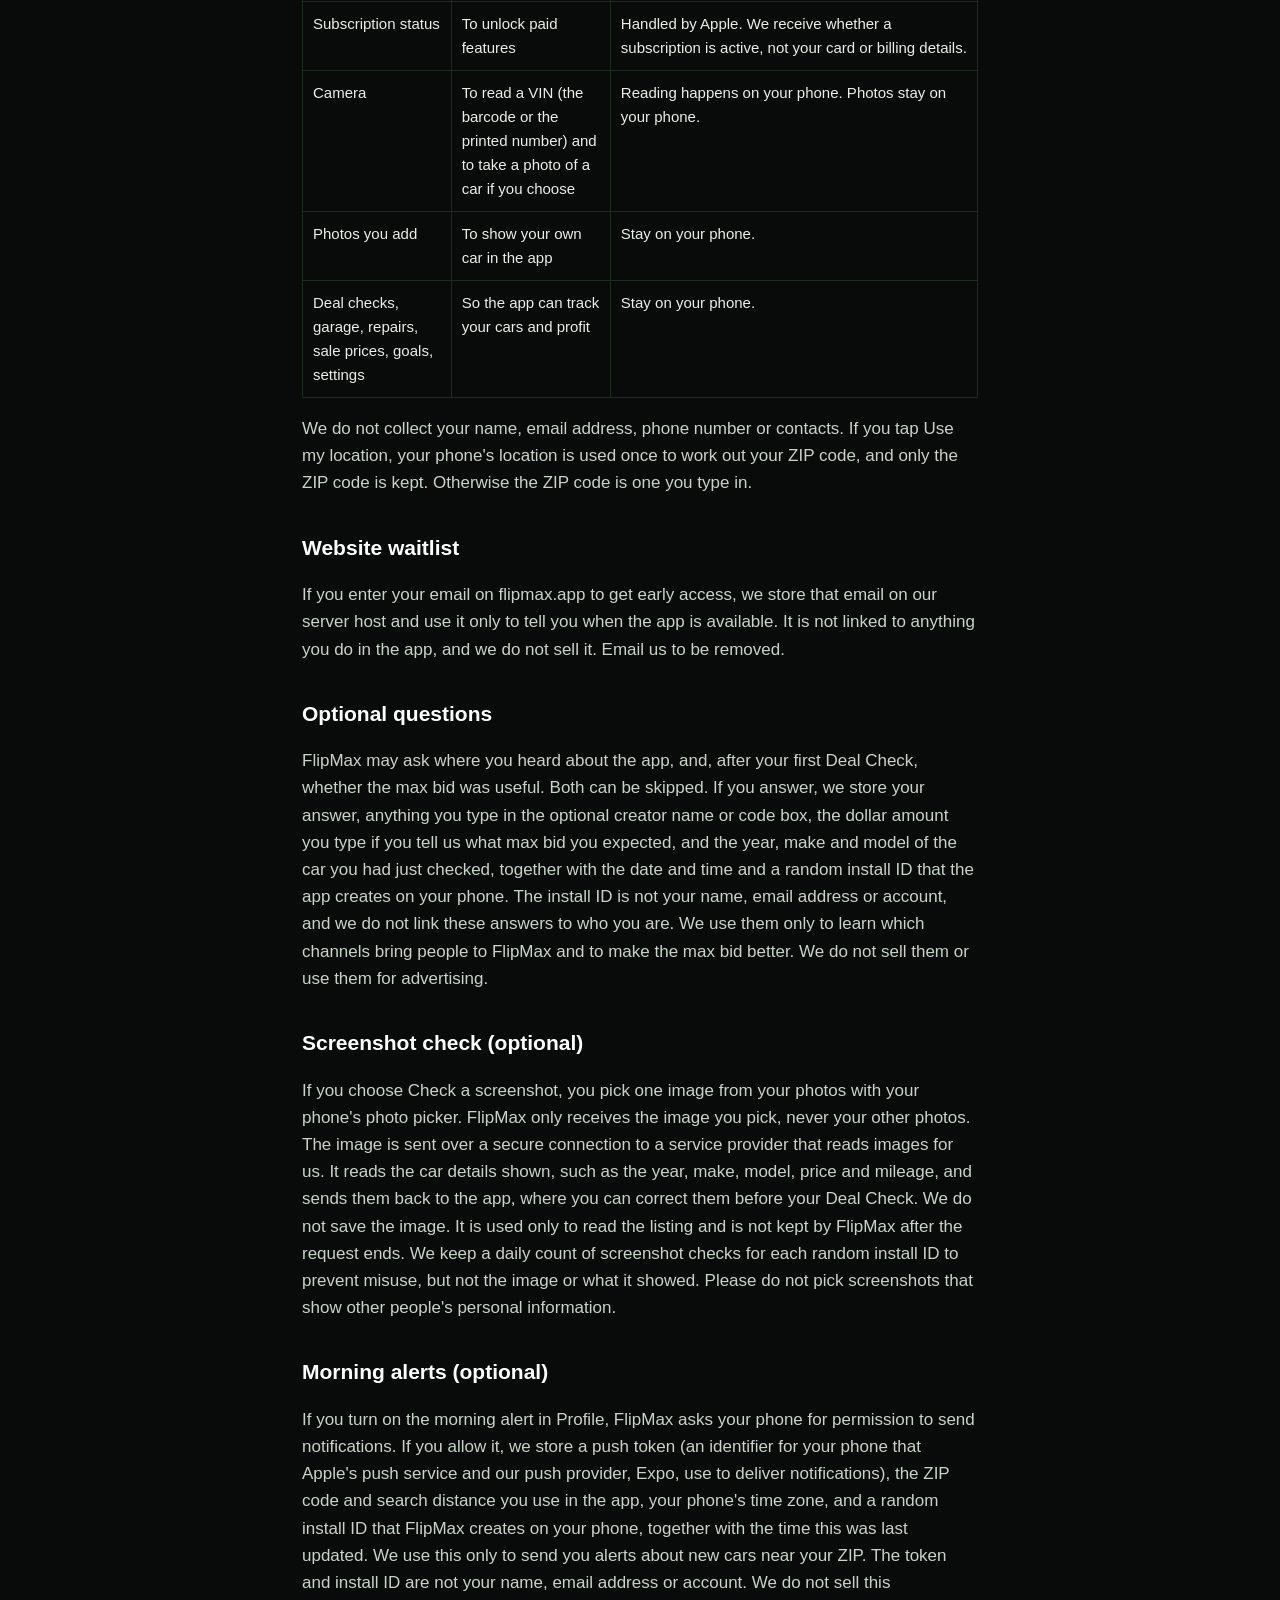
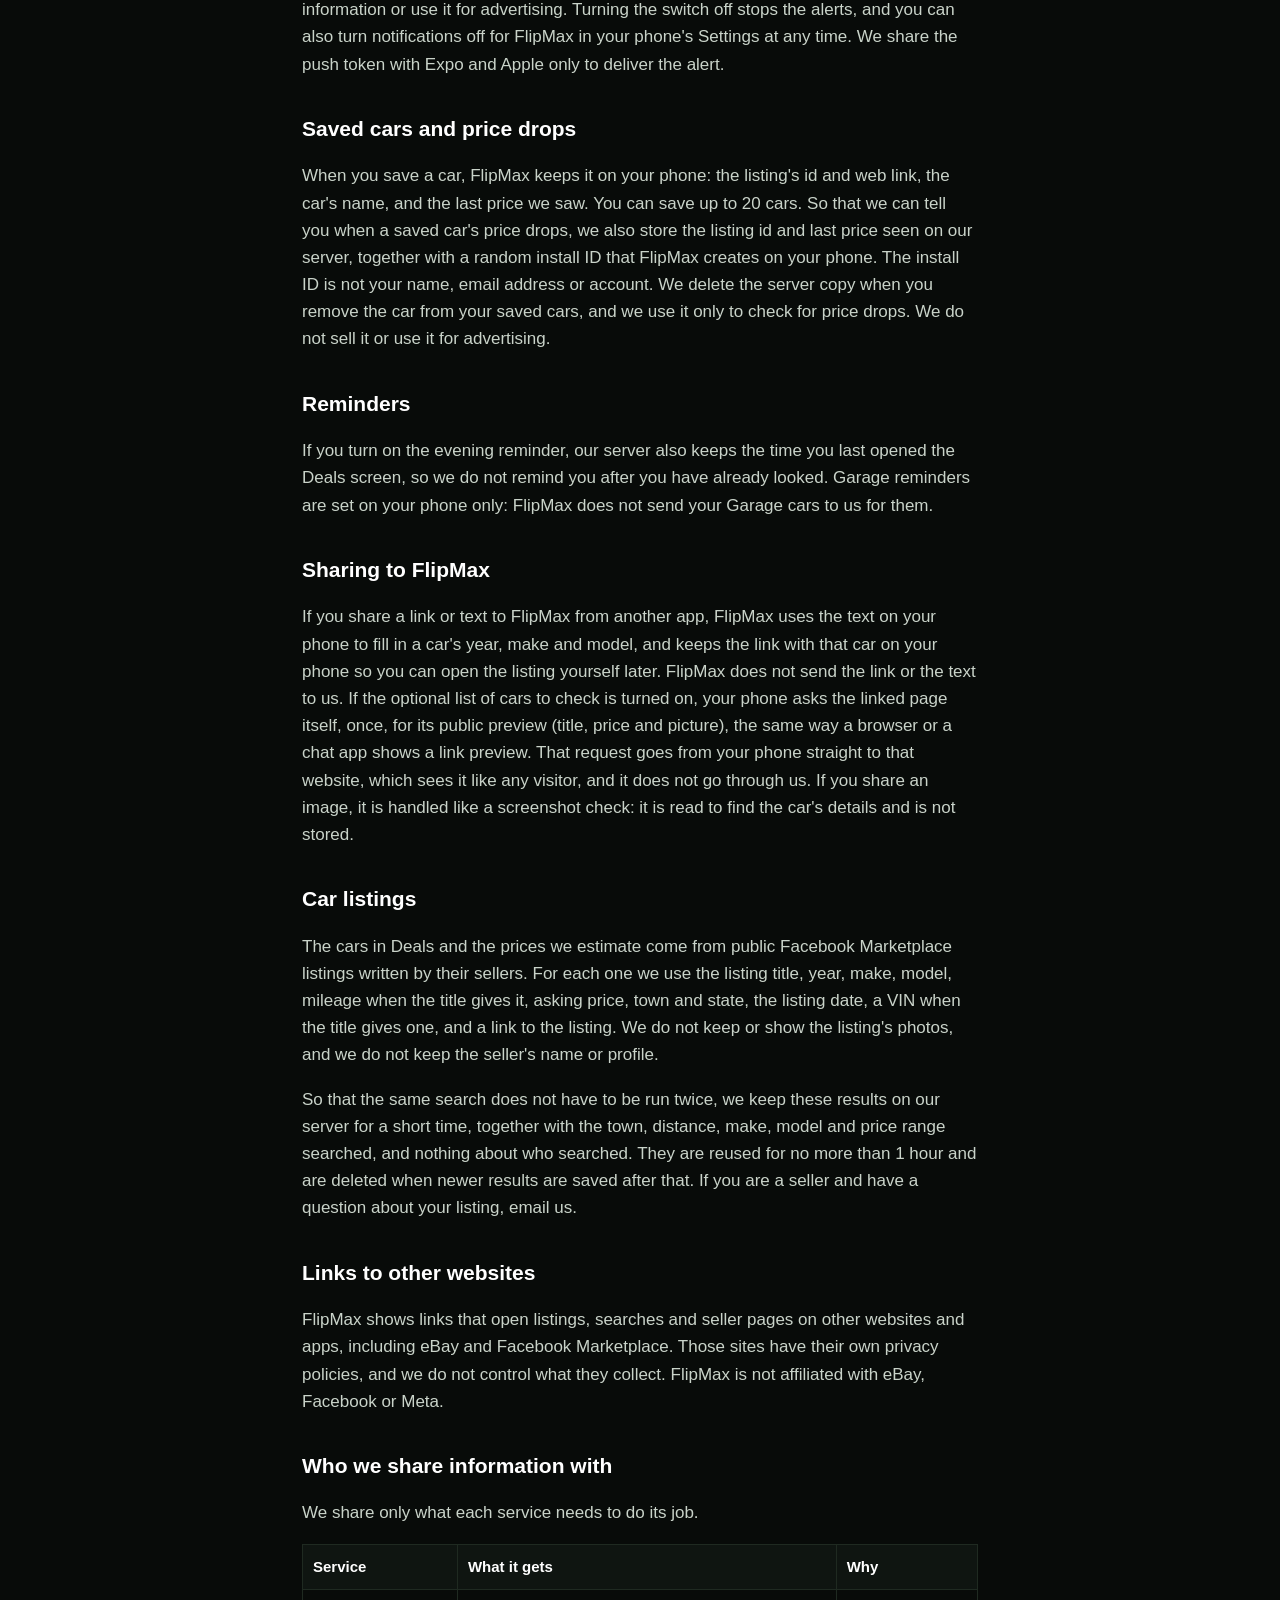
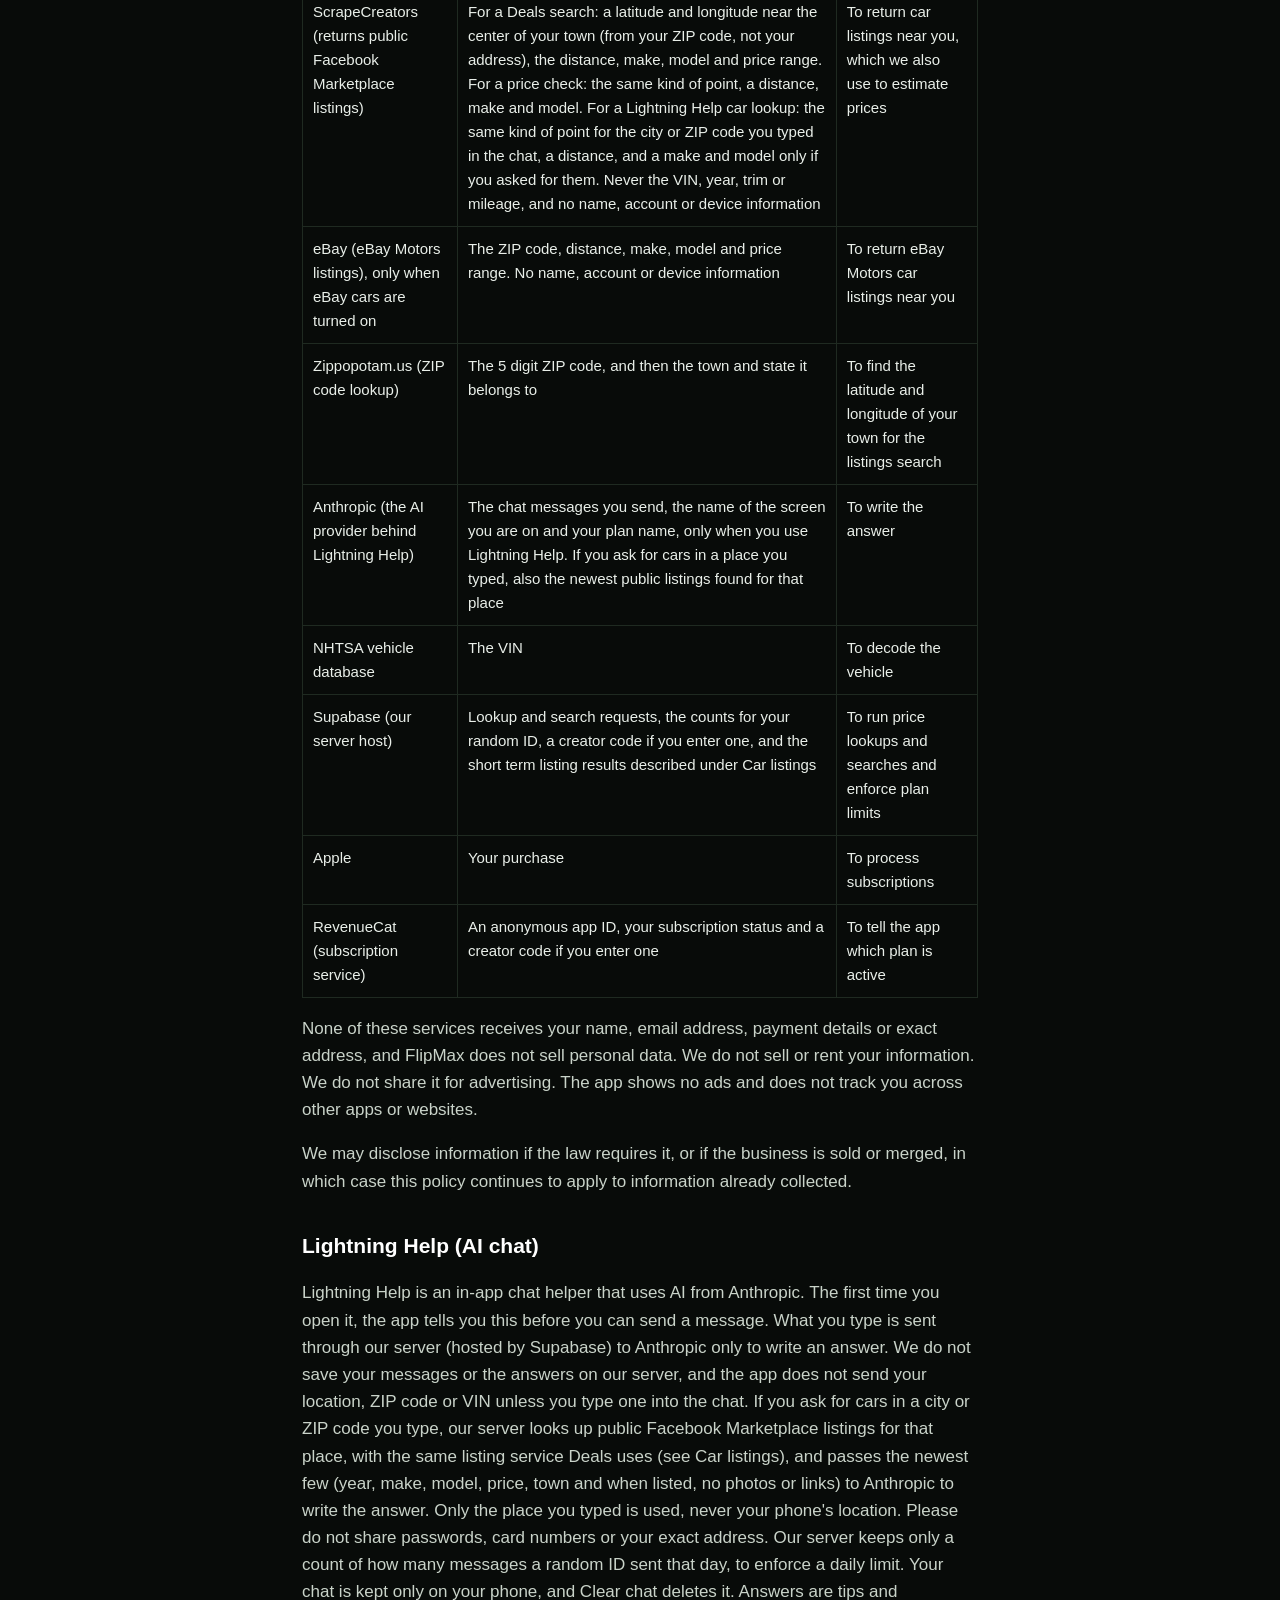
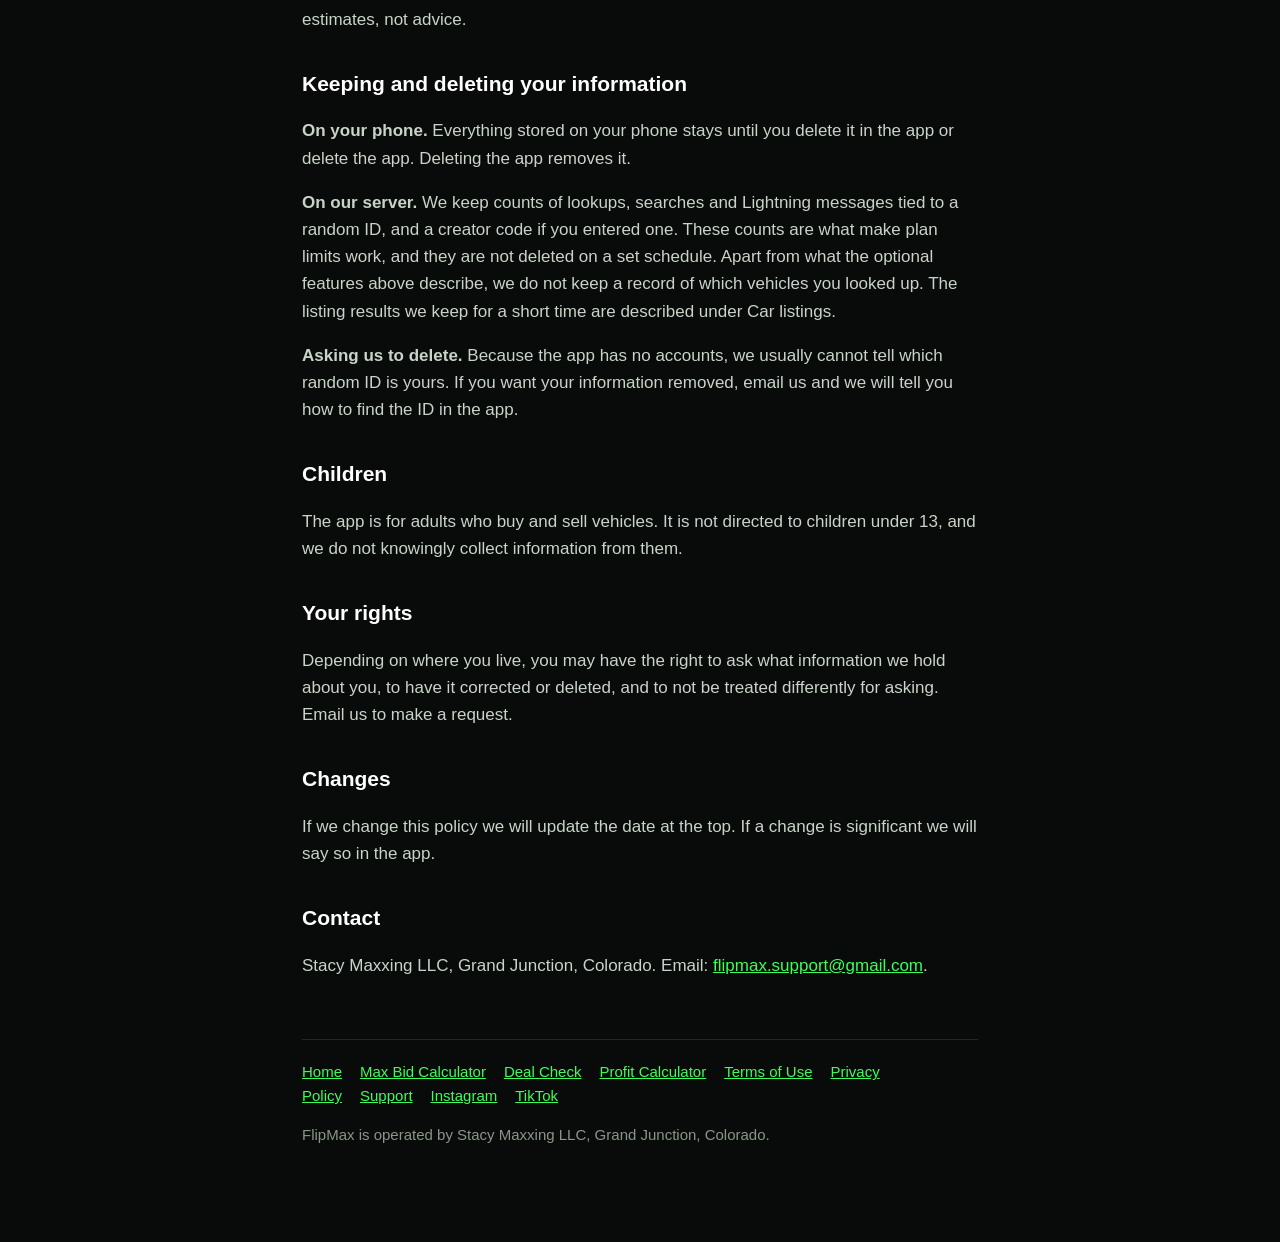
<file: privacy.html>
<!doctype html><html lang="en"><head><meta charset="utf-8"><meta name="viewport" content="width=device-width,initial-scale=1">
<title>FlipMax Privacy Policy</title><link rel="stylesheet" href="/site.css"></head><body><main><a class="logo" href="/">Flip<b>Max</b></a>
<h1>Privacy Policy</h1><p class="muted">Last updated November 25, 2026</p>
<h2>The short version</h2>
<p>FlipMax is operated by Stacy Maxxing LLC, a Colorado company. The app has no accounts. We do not ask for your name, email or phone number.</p>
<ul><li><b>Stays on your phone:</b> your cars, deal checks, garage, profit history, notes, settings and any car photos you take.</li>
<li><b>Leaves your phone:</b> the car details and ZIP code needed to look up prices, a random ID used to count your lookups and searches, a creator code if you enter one, the chat text if you use Lightning Help, and purchase information handled by Apple.</li>
<li><b>We do not sell your data and the app has no ads.</b></li></ul>
<h2>What we collect and why</h2>
<table><tr><th>What</th><th>Why</th><th>Where it goes</th></tr>
<tr><td>Vehicle identification number (VIN) you scan or type</td><td>To fill in the year, make, model and engine</td><td>Sent to the U.S. government's free NHTSA vehicle database. Not stored by us.</td></tr>
<tr><td>Year, make, model, trim, mileage and ZIP code</td><td>To find similar vehicles for sale near you</td><td>Sent to our server. Only the make, model, a distance and a point near your ZIP code (not the year, trim, mileage or VIN) are passed to ScrapeCreators, a service that returns public Facebook Marketplace listings. We do not save the car you looked up with your random ID.</td></tr>
<tr><td>Deals searches: ZIP code, make, model, price and distance</td><td>To show cars for sale near you</td><td>Sent to our server. A point near your ZIP code, the distance, make, model and price range are passed to ScrapeCreators for that search. We do not save your search with your random ID.</td></tr>
<tr><td>The same Deals search, only when eBay cars are turned on</td><td>To also show eBay Motors listings</td><td>Sent to our server and passed to eBay for that one search. Not stored by us.</td></tr>
<tr><td>What you type into Lightning Help, only if you use it</td><td>To answer your question</td><td>Sent through our server to Anthropic, which writes the answer. Not stored by us. The chat you see in the app stays on your phone, and Clear chat deletes it.</td></tr>
<tr><td>Your location, only if you tap Use my location</td><td>To work out your ZIP code so the app can show cars near you</td><td>Used once on your phone. Only the ZIP code is kept. Your location is not stored or sent to us.</td></tr>
<tr><td>A random ID created by the app on your phone</td><td>To count how many lookups and searches a phone makes</td><td>Our server keeps the ID, the date and a count. It is not tied to your name or contact details.</td></tr>
<tr><td>A creator code, only if you enter one</td><td>To know which creator told you about the app</td><td>Our server keeps the code with your random ID. It is also passed to our subscription service.</td></tr>
<tr><td>Subscription status</td><td>To unlock paid features</td><td>Handled by Apple. We receive whether a subscription is active, not your card or billing details.</td></tr>
<tr><td>Camera</td><td>To read a VIN (the barcode or the printed number) and to take a photo of a car if you choose</td><td>Reading happens on your phone. Photos stay on your phone.</td></tr>
<tr><td>Photos you add</td><td>To show your own car in the app</td><td>Stay on your phone.</td></tr>
<tr><td>Deal checks, garage, repairs, sale prices, goals, settings</td><td>So the app can track your cars and profit</td><td>Stay on your phone.</td></tr></table>
<p>We do not collect your name, email address, phone number or contacts. If you tap Use my location, your phone's location is used once to work out your ZIP code, and only the ZIP code is kept. Otherwise the ZIP code is one you type in.</p>
<h2>Website waitlist</h2>
<p>If you enter your email on flipmax.app to get early access, we store that email on our server host and use it only to tell you when the app is available. It is not linked to anything you do in the app, and we do not sell it. Email us to be removed.</p>
<h2>Optional questions</h2>
<p>FlipMax may ask where you heard about the app, and, after your first Deal Check, whether the max bid was useful. Both can be skipped. If you answer, we store your answer, anything you type in the optional creator name or code box, the dollar amount you type if you tell us what max bid you expected, and the year, make and model of the car you had just checked, together with the date and time and a random install ID that the app creates on your phone. The install ID is not your name, email address or account, and we do not link these answers to who you are. We use them only to learn which channels bring people to FlipMax and to make the max bid better. We do not sell them or use them for advertising.</p>
<h2>Screenshot check (optional)</h2>
<p>If you choose Check a screenshot, you pick one image from your photos with your phone's photo picker. FlipMax only receives the image you pick, never your other photos. The image is sent over a secure connection to a service provider that reads images for us. It reads the car details shown, such as the year, make, model, price and mileage, and sends them back to the app, where you can correct them before your Deal Check. We do not save the image. It is used only to read the listing and is not kept by FlipMax after the request ends. We keep a daily count of screenshot checks for each random install ID to prevent misuse, but not the image or what it showed. Please do not pick screenshots that show other people's personal information.</p>
<h2>Morning alerts (optional)</h2>
<p>If you turn on the morning alert in Profile, FlipMax asks your phone for permission to send notifications. If you allow it, we store a push token (an identifier for your phone that Apple's push service and our push provider, Expo, use to deliver notifications), the ZIP code and search distance you use in the app, your phone's time zone, and a random install ID that FlipMax creates on your phone, together with the time this was last updated. We use this only to send you alerts about new cars near your ZIP. The token and install ID are not your name, email address or account. We do not sell this information or use it for advertising. Turning the switch off stops the alerts, and you can also turn notifications off for FlipMax in your phone's Settings at any time. We share the push token with Expo and Apple only to deliver the alert.</p>
<h2>Saved cars and price drops</h2>
<p>When you save a car, FlipMax keeps it on your phone: the listing's id and web link, the car's name, and the last price we saw. You can save up to 20 cars. So that we can tell you when a saved car's price drops, we also store the listing id and last price seen on our server, together with a random install ID that FlipMax creates on your phone. The install ID is not your name, email address or account. We delete the server copy when you remove the car from your saved cars, and we use it only to check for price drops. We do not sell it or use it for advertising.</p>
<h2>Reminders</h2>
<p>If you turn on the evening reminder, our server also keeps the time you last opened the Deals screen, so we do not remind you after you have already looked. Garage reminders are set on your phone only: FlipMax does not send your Garage cars to us for them.</p>
<h2>Sharing to FlipMax</h2>
<p>If you share a link or text to FlipMax from another app, FlipMax uses the text on your phone to fill in a car's year, make and model, and keeps the link with that car on your phone so you can open the listing yourself later. FlipMax does not send the link or the text to us. If the optional list of cars to check is turned on, your phone asks the linked page itself, once, for its public preview (title, price and picture), the same way a browser or a chat app shows a link preview. That request goes from your phone straight to that website, which sees it like any visitor, and it does not go through us. If you share an image, it is handled like a screenshot check: it is read to find the car's details and is not stored.</p>
<h2>Car listings</h2>
<p>The cars in Deals and the prices we estimate come from public Facebook Marketplace listings written by their sellers. For each one we use the listing title, year, make, model, mileage when the title gives it, asking price, town and state, the listing date, a VIN when the title gives one, and a link to the listing. We do not keep or show the listing's photos, and we do not keep the seller's name or profile.</p>
<p>So that the same search does not have to be run twice, we keep these results on our server for a short time, together with the town, distance, make, model and price range searched, and nothing about who searched. They are reused for no more than 1 hour and are deleted when newer results are saved after that. If you are a seller and have a question about your listing, email us.</p>
<h2>Links to other websites</h2>
<p>FlipMax shows links that open listings, searches and seller pages on other websites and apps, including eBay and Facebook Marketplace. Those sites have their own privacy policies, and we do not control what they collect. FlipMax is not affiliated with eBay, Facebook or Meta.</p>
<h2>Who we share information with</h2>
<p>We share only what each service needs to do its job.</p>
<table><tr><th>Service</th><th>What it gets</th><th>Why</th></tr>
<tr><td>ScrapeCreators (returns public Facebook Marketplace listings)</td><td>For a Deals search: a latitude and longitude near the center of your town (from your ZIP code, not your address), the distance, make, model and price range. For a price check: the same kind of point, a distance, make and model. For a Lightning Help car lookup: the same kind of point for the city or ZIP code you typed in the chat, a distance, and a make and model only if you asked for them. Never the VIN, year, trim or mileage, and no name, account or device information</td><td>To return car listings near you, which we also use to estimate prices</td></tr>
<tr><td>eBay (eBay Motors listings), only when eBay cars are turned on</td><td>The ZIP code, distance, make, model and price range. No name, account or device information</td><td>To return eBay Motors car listings near you</td></tr>
<tr><td>Zippopotam.us (ZIP code lookup)</td><td>The 5 digit ZIP code, and then the town and state it belongs to</td><td>To find the latitude and longitude of your town for the listings search</td></tr>
<tr><td>Anthropic (the AI provider behind Lightning Help)</td><td>The chat messages you send, the name of the screen you are on and your plan name, only when you use Lightning Help. If you ask for cars in a place you typed, also the newest public listings found for that place</td><td>To write the answer</td></tr>
<tr><td>NHTSA vehicle database</td><td>The VIN</td><td>To decode the vehicle</td></tr>
<tr><td>Supabase (our server host)</td><td>Lookup and search requests, the counts for your random ID, a creator code if you enter one, and the short term listing results described under Car listings</td><td>To run price lookups and searches and enforce plan limits</td></tr>
<tr><td>Apple</td><td>Your purchase</td><td>To process subscriptions</td></tr>
<tr><td>RevenueCat (subscription service)</td><td>An anonymous app ID, your subscription status and a creator code if you enter one</td><td>To tell the app which plan is active</td></tr></table>
<p>None of these services receives your name, email address, payment details or exact address, and FlipMax does not sell personal data. We do not sell or rent your information. We do not share it for advertising. The app shows no ads and does not track you across other apps or websites.</p>
<p>We may disclose information if the law requires it, or if the business is sold or merged, in which case this policy continues to apply to information already collected.</p>
<h2>Lightning Help (AI chat)</h2>
<p>Lightning Help is an in-app chat helper that uses AI from Anthropic. The first time you open it, the app tells you this before you can send a message. What you type is sent through our server (hosted by Supabase) to Anthropic only to write an answer. We do not save your messages or the answers on our server, and the app does not send your location, ZIP code or VIN unless you type one into the chat. If you ask for cars in a city or ZIP code you type, our server looks up public Facebook Marketplace listings for that place, with the same listing service Deals uses (see Car listings), and passes the newest few (year, make, model, price, town and when listed, no photos or links) to Anthropic to write the answer. Only the place you typed is used, never your phone's location. Please do not share passwords, card numbers or your exact address. Our server keeps only a count of how many messages a random ID sent that day, to enforce a daily limit. Your chat is kept only on your phone, and Clear chat deletes it. Answers are tips and estimates, not advice.</p>
<h2>Keeping and deleting your information</h2>
<p><b>On your phone.</b> Everything stored on your phone stays until you delete it in the app or delete the app. Deleting the app removes it.</p>
<p><b>On our server.</b> We keep counts of lookups, searches and Lightning messages tied to a random ID, and a creator code if you entered one. These counts are what make plan limits work, and they are not deleted on a set schedule. Apart from what the optional features above describe, we do not keep a record of which vehicles you looked up. The listing results we keep for a short time are described under Car listings.</p>
<p><b>Asking us to delete.</b> Because the app has no accounts, we usually cannot tell which random ID is yours. If you want your information removed, email us and we will tell you how to find the ID in the app.</p>
<h2>Children</h2>
<p>The app is for adults who buy and sell vehicles. It is not directed to children under 13, and we do not knowingly collect information from them.</p>
<h2>Your rights</h2>
<p>Depending on where you live, you may have the right to ask what information we hold about you, to have it corrected or deleted, and to not be treated differently for asking. Email us to make a request.</p>
<h2>Changes</h2>
<p>If we change this policy we will update the date at the top. If a change is significant we will say so in the app.</p>
<h2>Contact</h2>
<p>Stacy Maxxing LLC, Grand Junction, Colorado. Email: <a href="mailto:flipmax.support@gmail.com">flipmax.support@gmail.com</a>.</p>
<footer><a href="/">Home</a><a href="/max-bid-calculator">Max Bid Calculator</a><a href="/is-this-car-a-good-deal">Deal Check</a><a href="/car-flipping-profit-calculator">Profit Calculator</a><a href="/terms">Terms of Use</a><a href="/privacy">Privacy Policy</a><a href="mailto:flipmax.support@gmail.com">Support</a><a href="https://www.instagram.com/flipmaxapp/">Instagram</a><a href="https://www.tiktok.com/@flipmaxapp">TikTok</a><p class="muted">FlipMax is operated by Stacy Maxxing LLC, Grand Junction, Colorado.</p></footer></main></body></html>
</file>
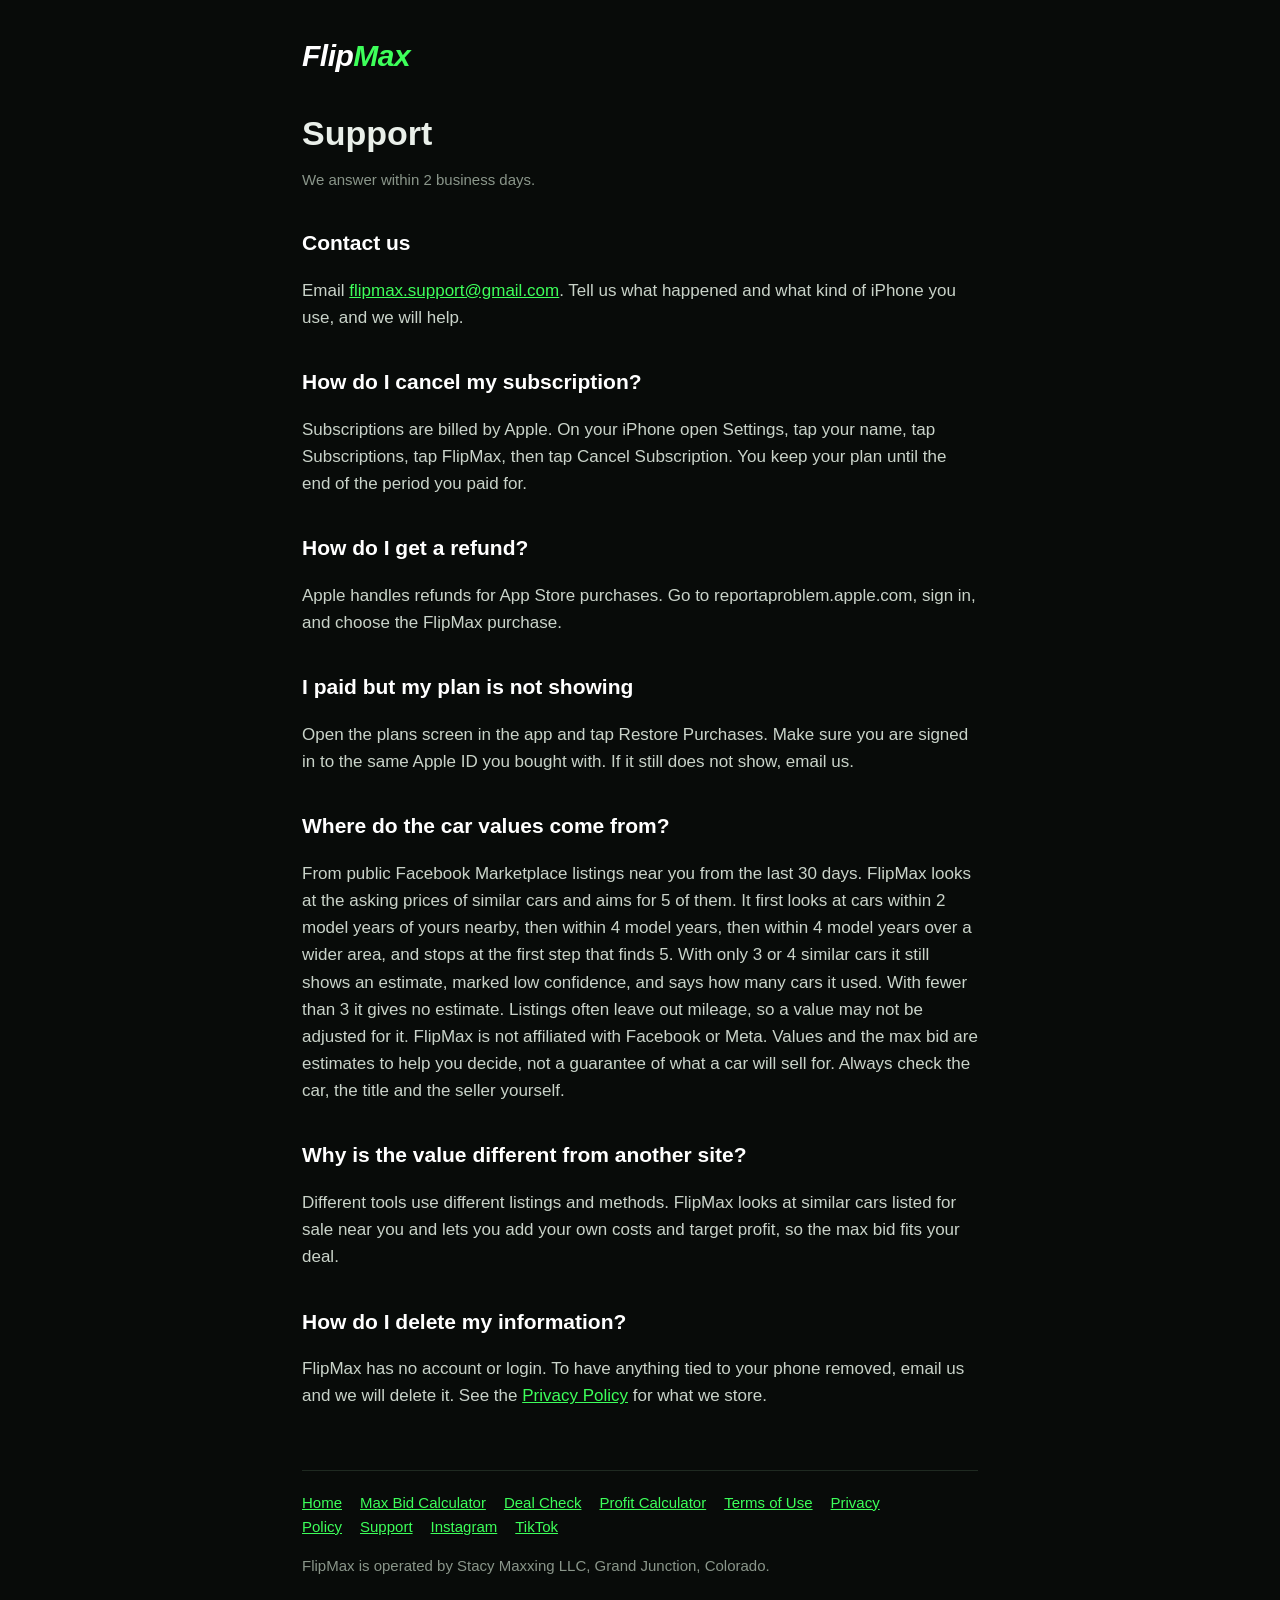
<file: support.html>
<!doctype html><html lang="en"><head><meta charset="utf-8"><meta name="viewport" content="width=device-width,initial-scale=1">
<title>FlipMax Support</title><link rel="stylesheet" href="/site.css"></head><body><main><a class="logo" href="/">Flip<b>Max</b></a>
<h1>Support</h1><p class="muted">We answer within 2 business days.</p>
<h2>Contact us</h2>
<p>Email <a href="mailto:flipmax.support@gmail.com">flipmax.support@gmail.com</a>. Tell us what happened and what kind of iPhone you use, and we will help.</p>
<h2>How do I cancel my subscription?</h2>
<p>Subscriptions are billed by Apple. On your iPhone open Settings, tap your name, tap Subscriptions, tap FlipMax, then tap Cancel Subscription. You keep your plan until the end of the period you paid for.</p>
<h2>How do I get a refund?</h2>
<p>Apple handles refunds for App Store purchases. Go to reportaproblem.apple.com, sign in, and choose the FlipMax purchase.</p>
<h2>I paid but my plan is not showing</h2>
<p>Open the plans screen in the app and tap Restore Purchases. Make sure you are signed in to the same Apple ID you bought with. If it still does not show, email us.</p>
<h2>Where do the car values come from?</h2>
<p>From public Facebook Marketplace listings near you from the last 30 days. FlipMax looks at the asking prices of similar cars and aims for 5 of them. It first looks at cars within 2 model years of yours nearby, then within 4 model years, then within 4 model years over a wider area, and stops at the first step that finds 5. With only 3 or 4 similar cars it still shows an estimate, marked low confidence, and says how many cars it used. With fewer than 3 it gives no estimate. Listings often leave out mileage, so a value may not be adjusted for it. FlipMax is not affiliated with Facebook or Meta. Values and the max bid are estimates to help you decide, not a guarantee of what a car will sell for. Always check the car, the title and the seller yourself.</p>
<h2>Why is the value different from another site?</h2>
<p>Different tools use different listings and methods. FlipMax looks at similar cars listed for sale near you and lets you add your own costs and target profit, so the max bid fits your deal.</p>
<h2>How do I delete my information?</h2>
<p>FlipMax has no account or login. To have anything tied to your phone removed, email us and we will delete it. See the <a href="/privacy">Privacy Policy</a> for what we store.</p>
<footer><a href="/">Home</a><a href="/max-bid-calculator">Max Bid Calculator</a><a href="/is-this-car-a-good-deal">Deal Check</a><a href="/car-flipping-profit-calculator">Profit Calculator</a><a href="/terms">Terms of Use</a><a href="/privacy">Privacy Policy</a><a href="/support">Support</a><a href="https://www.instagram.com/flipmaxapp/">Instagram</a><a href="https://www.tiktok.com/@flipmaxapp">TikTok</a><p class="muted">FlipMax is operated by Stacy Maxxing LLC, Grand Junction, Colorado.</p></footer></main></body></html>
</file>
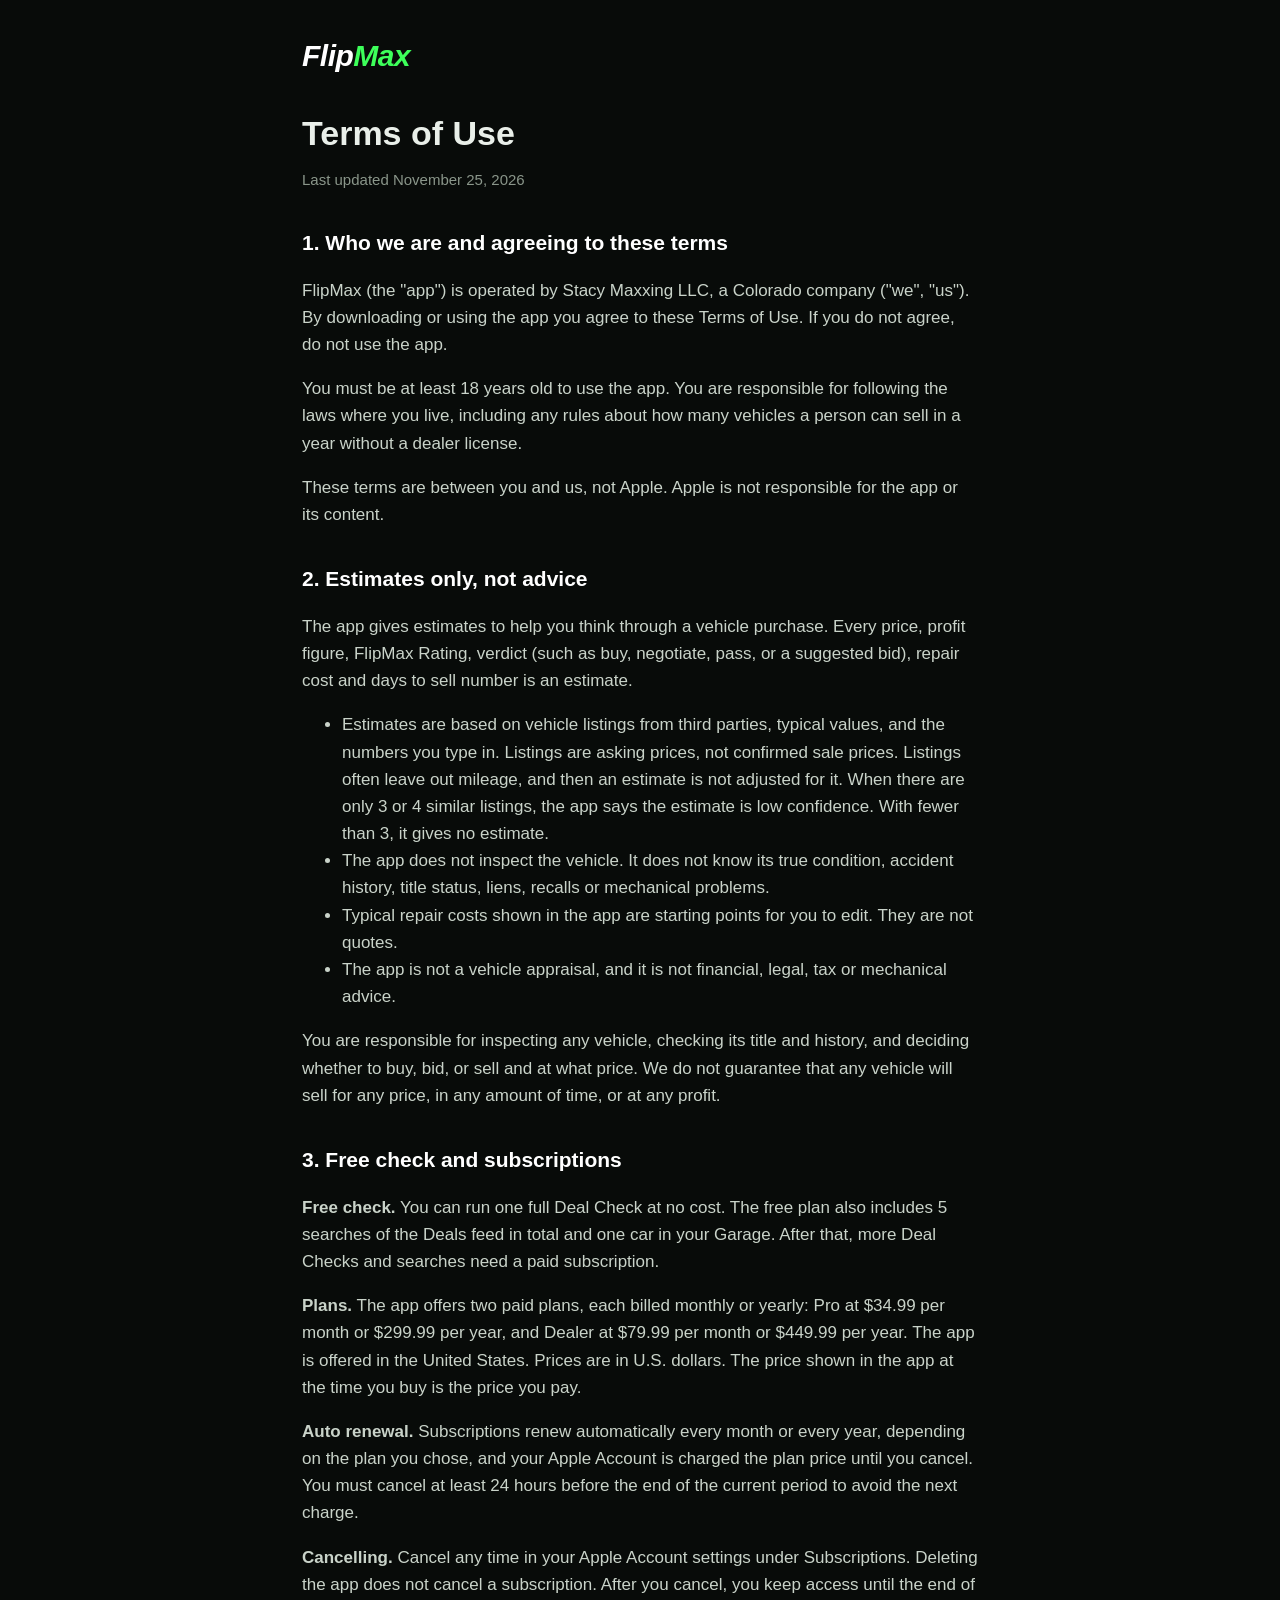
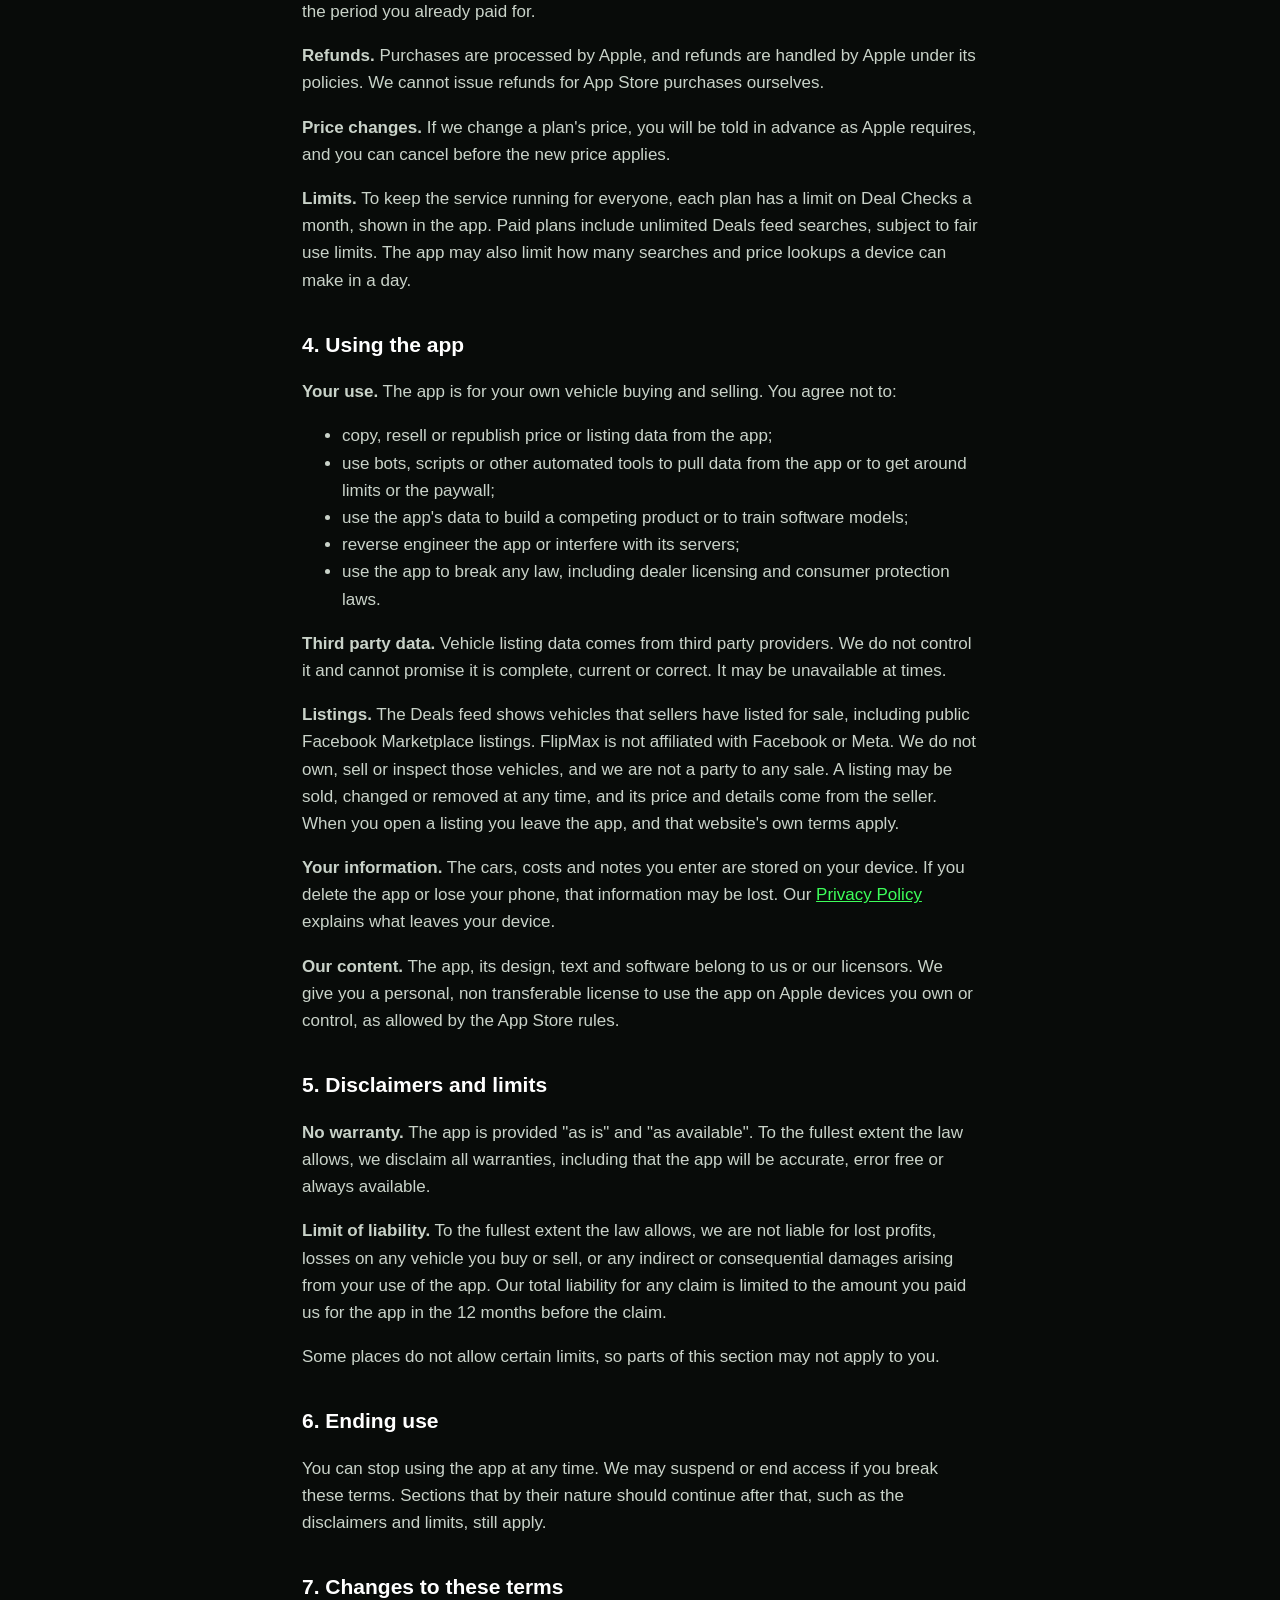
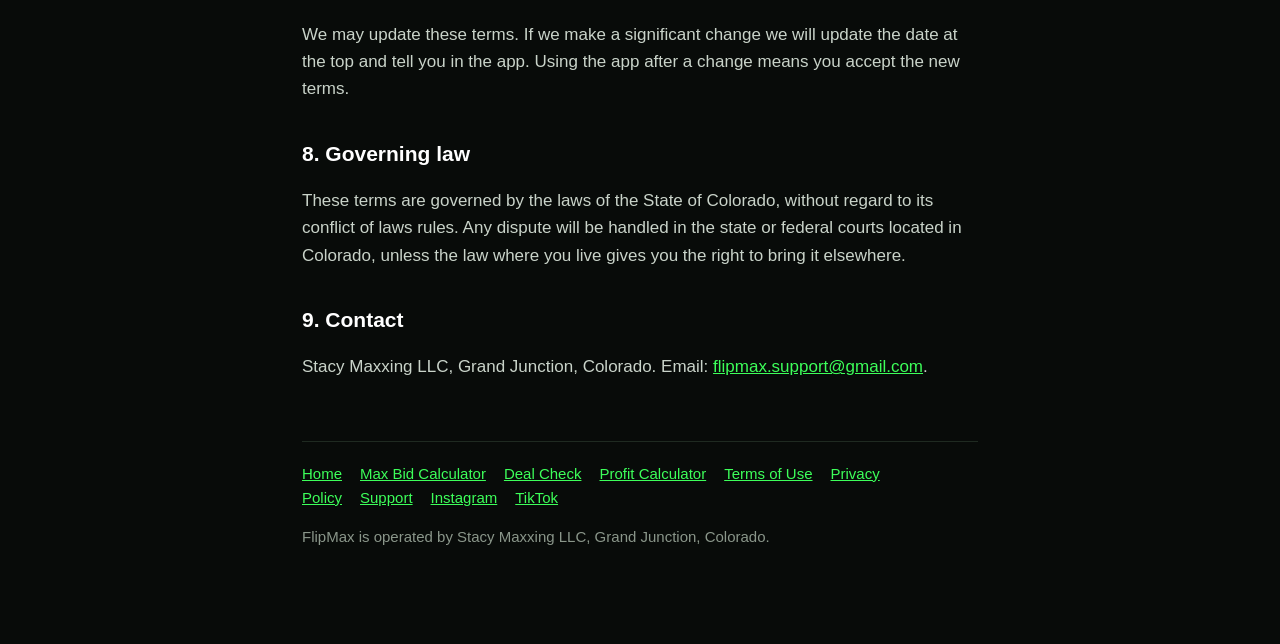
<file: terms.html>
<!doctype html><html lang="en"><head><meta charset="utf-8"><meta name="viewport" content="width=device-width,initial-scale=1">
<title>FlipMax Terms of Use</title><link rel="stylesheet" href="/site.css"></head><body><main><a class="logo" href="/">Flip<b>Max</b></a>
<h1>Terms of Use</h1><p class="muted">Last updated November 25, 2026</p>
<h2>1. Who we are and agreeing to these terms</h2>
<p>FlipMax (the "app") is operated by Stacy Maxxing LLC, a Colorado company ("we", "us"). By downloading or using the app you agree to these Terms of Use. If you do not agree, do not use the app.</p>
<p>You must be at least 18 years old to use the app. You are responsible for following the laws where you live, including any rules about how many vehicles a person can sell in a year without a dealer license.</p>
<p>These terms are between you and us, not Apple. Apple is not responsible for the app or its content.</p>
<h2>2. Estimates only, not advice</h2>
<p>The app gives estimates to help you think through a vehicle purchase. Every price, profit figure, FlipMax Rating, verdict (such as buy, negotiate, pass, or a suggested bid), repair cost and days to sell number is an estimate.</p>
<ul><li>Estimates are based on vehicle listings from third parties, typical values, and the numbers you type in. Listings are asking prices, not confirmed sale prices. Listings often leave out mileage, and then an estimate is not adjusted for it. When there are only 3 or 4 similar listings, the app says the estimate is low confidence. With fewer than 3, it gives no estimate.</li>
<li>The app does not inspect the vehicle. It does not know its true condition, accident history, title status, liens, recalls or mechanical problems.</li>
<li>Typical repair costs shown in the app are starting points for you to edit. They are not quotes.</li>
<li>The app is not a vehicle appraisal, and it is not financial, legal, tax or mechanical advice.</li></ul>
<p>You are responsible for inspecting any vehicle, checking its title and history, and deciding whether to buy, bid, or sell and at what price. We do not guarantee that any vehicle will sell for any price, in any amount of time, or at any profit.</p>
<h2>3. Free check and subscriptions</h2>
<p><b>Free check.</b> You can run one full Deal Check at no cost. The free plan also includes 5 searches of the Deals feed in total and one car in your Garage. After that, more Deal Checks and searches need a paid subscription.</p>
<p><b>Plans.</b> The app offers two paid plans, each billed monthly or yearly: Pro at $34.99 per month or $299.99 per year, and Dealer at $79.99 per month or $449.99 per year. The app is offered in the United States. Prices are in U.S. dollars. The price shown in the app at the time you buy is the price you pay.</p>
<p><b>Auto renewal.</b> Subscriptions renew automatically every month or every year, depending on the plan you chose, and your Apple Account is charged the plan price until you cancel. You must cancel at least 24 hours before the end of the current period to avoid the next charge.</p>
<p><b>Cancelling.</b> Cancel any time in your Apple Account settings under Subscriptions. Deleting the app does not cancel a subscription. After you cancel, you keep access until the end of the period you already paid for.</p>
<p><b>Refunds.</b> Purchases are processed by Apple, and refunds are handled by Apple under its policies. We cannot issue refunds for App Store purchases ourselves.</p>
<p><b>Price changes.</b> If we change a plan's price, you will be told in advance as Apple requires, and you can cancel before the new price applies.</p>
<p><b>Limits.</b> To keep the service running for everyone, each plan has a limit on Deal Checks a month, shown in the app. Paid plans include unlimited Deals feed searches, subject to fair use limits. The app may also limit how many searches and price lookups a device can make in a day.</p>
<h2>4. Using the app</h2>
<p><b>Your use.</b> The app is for your own vehicle buying and selling. You agree not to:</p>
<ul><li>copy, resell or republish price or listing data from the app;</li>
<li>use bots, scripts or other automated tools to pull data from the app or to get around limits or the paywall;</li>
<li>use the app's data to build a competing product or to train software models;</li>
<li>reverse engineer the app or interfere with its servers;</li>
<li>use the app to break any law, including dealer licensing and consumer protection laws.</li></ul>
<p><b>Third party data.</b> Vehicle listing data comes from third party providers. We do not control it and cannot promise it is complete, current or correct. It may be unavailable at times.</p>
<p><b>Listings.</b> The Deals feed shows vehicles that sellers have listed for sale, including public Facebook Marketplace listings. FlipMax is not affiliated with Facebook or Meta. We do not own, sell or inspect those vehicles, and we are not a party to any sale. A listing may be sold, changed or removed at any time, and its price and details come from the seller. When you open a listing you leave the app, and that website's own terms apply.</p>
<p><b>Your information.</b> The cars, costs and notes you enter are stored on your device. If you delete the app or lose your phone, that information may be lost. Our <a href="/privacy">Privacy Policy</a> explains what leaves your device.</p>
<p><b>Our content.</b> The app, its design, text and software belong to us or our licensors. We give you a personal, non transferable license to use the app on Apple devices you own or control, as allowed by the App Store rules.</p>
<h2>5. Disclaimers and limits</h2>
<p><b>No warranty.</b> The app is provided "as is" and "as available". To the fullest extent the law allows, we disclaim all warranties, including that the app will be accurate, error free or always available.</p>
<p><b>Limit of liability.</b> To the fullest extent the law allows, we are not liable for lost profits, losses on any vehicle you buy or sell, or any indirect or consequential damages arising from your use of the app. Our total liability for any claim is limited to the amount you paid us for the app in the 12 months before the claim.</p>
<p>Some places do not allow certain limits, so parts of this section may not apply to you.</p>
<h2>6. Ending use</h2>
<p>You can stop using the app at any time. We may suspend or end access if you break these terms. Sections that by their nature should continue after that, such as the disclaimers and limits, still apply.</p>
<h2>7. Changes to these terms</h2>
<p>We may update these terms. If we make a significant change we will update the date at the top and tell you in the app. Using the app after a change means you accept the new terms.</p>
<h2>8. Governing law</h2>
<p>These terms are governed by the laws of the State of Colorado, without regard to its conflict of laws rules. Any dispute will be handled in the state or federal courts located in Colorado, unless the law where you live gives you the right to bring it elsewhere.</p>
<h2>9. Contact</h2>
<p>Stacy Maxxing LLC, Grand Junction, Colorado. Email: <a href="mailto:flipmax.support@gmail.com">flipmax.support@gmail.com</a>.</p>
<footer><a href="/">Home</a><a href="/max-bid-calculator">Max Bid Calculator</a><a href="/is-this-car-a-good-deal">Deal Check</a><a href="/car-flipping-profit-calculator">Profit Calculator</a><a href="/terms">Terms of Use</a><a href="/privacy">Privacy Policy</a><a href="mailto:flipmax.support@gmail.com">Support</a><a href="https://www.instagram.com/flipmaxapp/">Instagram</a><a href="https://www.tiktok.com/@flipmaxapp">TikTok</a><p class="muted">FlipMax is operated by Stacy Maxxing LLC, Grand Junction, Colorado.</p></footer></main></body></html>
</file>
<file: site.css>
:root{color-scheme:dark}*{box-sizing:border-box}
body{margin:0;background:#080b09;color:#e9efe9;font:17px/1.6 -apple-system,BlinkMacSystemFont,"Segoe UI",Roboto,Helvetica,Arial,sans-serif}
a{color:#3dff5a}main{max-width:720px;margin:0 auto;padding:32px 22px 80px}
.logo{font-weight:900;font-style:italic;font-size:30px;letter-spacing:-.5px;text-decoration:none;color:#fff}.logo b{color:#3dff5a}
h1{font-size:34px;line-height:1.15;margin:34px 0 10px}h2{font-size:21px;margin:34px 0 8px;color:#fff}
p,li{color:#c9d3c9}.muted{color:#8a968a;font-size:15px}
table{width:100%;border-collapse:collapse;margin:14px 0;font-size:15px}th,td{text-align:left;vertical-align:top;padding:10px;border:1px solid #1f2a21}th{color:#fff;background:#0f1511}
.hero h1{font-size:44px;margin-top:70px}.pill{display:inline-block;margin-top:22px;padding:14px 22px;border-radius:999px;background:#3dff5a;color:#04130a;font-weight:800;text-decoration:none}
.cards{display:grid;gap:14px;margin:40px 0}.card{border:1px solid #1f2a21;border-radius:16px;padding:18px;background:#0f1511}.card h3{margin:0 0 6px;color:#fff;font-size:18px}.card p{margin:0}
footer{margin-top:60px;padding-top:20px;border-top:1px solid #1f2a21;font-size:15px}footer a{margin-right:18px}
</file>
<file: guide.css>
body{background:#07090a;font-family:Inter,-apple-system,"Segoe UI",Roboto,Arial,sans-serif;color:#e8ede9}
.top{display:flex;align-items:center;justify-content:space-between;gap:20px;padding:20px 32px;max-width:1240px;margin:0 auto}
.top .logo{font-family:"Barlow Condensed",Impact,sans-serif;font-style:italic;font-weight:900;text-transform:uppercase;font-size:32px;color:#fff;text-decoration:none}
.top .logo b{color:#3dff5a}
.nav{display:flex;gap:26px;align-items:center;font-size:15px;font-weight:500}
.nav a{color:#b8c2ba;text-decoration:none}.nav a:hover{color:#fff}
.btn{display:inline-flex;align-items:center;justify-content:center;background:#3dff5a;color:#04130a!important;font-weight:800;border-radius:12px;text-decoration:none}
.nav .btn{padding:11px 18px}
.ghero{border-bottom:1px solid #151c17;background:radial-gradient(800px 300px at 20% 0,rgba(61,255,90,.10),transparent)}
.ghero .in{max-width:860px;margin:0 auto;padding:56px 32px 48px}
.ghero .chip{display:inline-block;border:1px solid #23402a;background:#0d1a10;color:#8dff9c;font-size:13px;font-weight:600;letter-spacing:.08em;text-transform:uppercase;padding:7px 12px;border-radius:999px;margin:0 0 18px}
.ghero h1{font-family:"Barlow Condensed",Impact,sans-serif;font-style:italic;font-weight:900;text-transform:uppercase;letter-spacing:-.5px;line-height:.95;color:#fff;font-size:clamp(46px,7vw,80px);margin:0}
.ghero .intro{font-size:20px;line-height:1.55;color:#b8c2ba;margin:22px 0 0}
main.g{max-width:860px;margin:0 auto;padding:24px 32px 40px}
main.g p,main.g li{color:#b8c2ba;font-size:17px;line-height:1.7}
main.g h2{font-size:26px;color:#fff;margin:48px 0 10px;line-height:1.25}
main.g ul{padding-left:20px}main.g li{margin:6px 0}main.g b{color:#fff}
main.g a{color:#3dff5a}
main.g table{width:100%;border-collapse:separate;border-spacing:0;margin:18px 0;font-size:15px;border:1px solid #1d2620;border-radius:14px;overflow:hidden}
main.g th,main.g td{padding:12px 14px;border:0;border-bottom:1px solid #1d2620;text-align:left;vertical-align:top}
main.g th{background:#0f2a14;color:#fff}main.g td{background:#0e1310;color:#b8c2ba}
.tablewrap{overflow-x:auto}
.cta{display:inline-flex;padding:16px 24px;border-radius:12px;background:#3dff5a;color:#04130a!important;font-weight:800;font-size:17px;text-decoration:none;margin-top:10px}
.box{margin:48px 0 0;border-radius:20px;border:1px solid #23402a;background:#0d1a10;padding:28px}
.box h2{margin-top:0!important}
main.g section{margin-top:40px}
details{border-bottom:1px solid #1d2620;padding:18px 0}summary{cursor:pointer;font-size:18px;font-weight:600;color:#fff}details p{margin:10px 0 0}
.note{font-size:15px;color:#7f8b81}
.foot{border-top:1px solid #151c17;margin-top:40px}.foot .in{max-width:1240px;margin:0 auto;padding:32px;display:flex;flex-wrap:wrap;gap:16px 22px;font-size:14px}
.foot a{color:#9aa59c;text-decoration:none}.foot a:hover{color:#fff}.foot p{width:100%;margin:8px 0 0;font-size:13px;color:#6c776e}
@media(max-width:860px){.nav a:not(.btn){display:none}}
@media(max-width:560px){.top,.ghero .in,main.g,.foot .in{padding-left:20px;padding-right:20px}.ghero .in{padding-top:32px}.ghero .intro{font-size:18px}main.g h2{font-size:23px}.top .logo{font-size:28px}.nav .btn{padding:10px 14px;font-size:14px}.box{padding:22px}.cta{width:100%;justify-content:center}}
main.g .calc{border:1px solid #2c5a33;border-radius:24px;background:#0b0f0c;padding:28px;margin:8px 0 12px;box-shadow:0 30px 100px rgba(61,255,90,.14)}
main.g .calc label{color:#fff;font-weight:600;font-size:16px}
main.g .calc .in{height:56px;border-radius:12px;background:#0f1511}
main.g .out{margin-top:24px;padding:20px;border:1px solid #2c5a33;border-top:1px solid #2c5a33;border-radius:18px;background:#0f2a14}
main.g .out .tag{color:#8dff9c;font-weight:600}
main.g .out .n{font-family:"Barlow Condensed",Impact,sans-serif;font-style:italic;font-weight:900;font-size:64px;line-height:1}
main.g .dl{display:inline-flex;padding:16px 24px;border-radius:12px;background:#3dff5a;color:#04130a!important;font-weight:800;text-decoration:none}
@media(max-width:560px){main.g .calc{padding:20px}main.g .out .n{font-size:52px}main.g .dl{width:100%;justify-content:center}}
</file>
